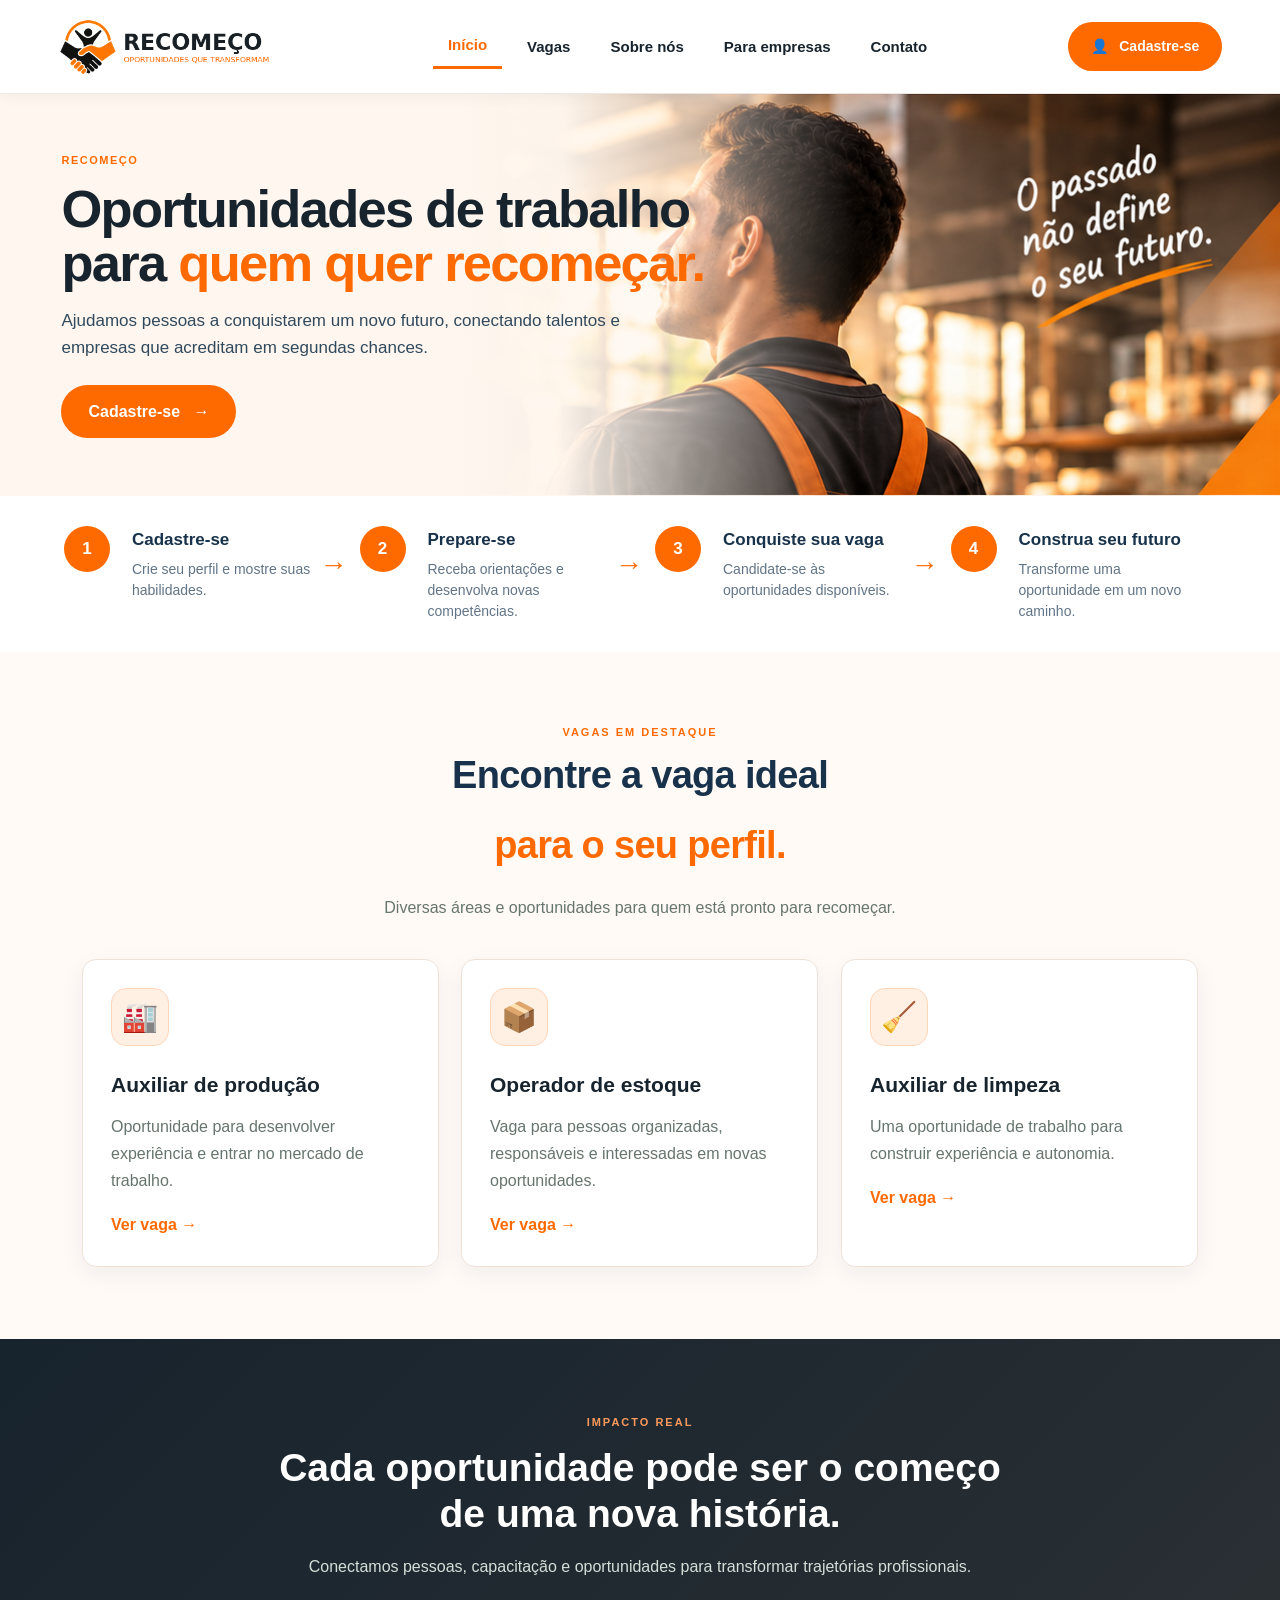
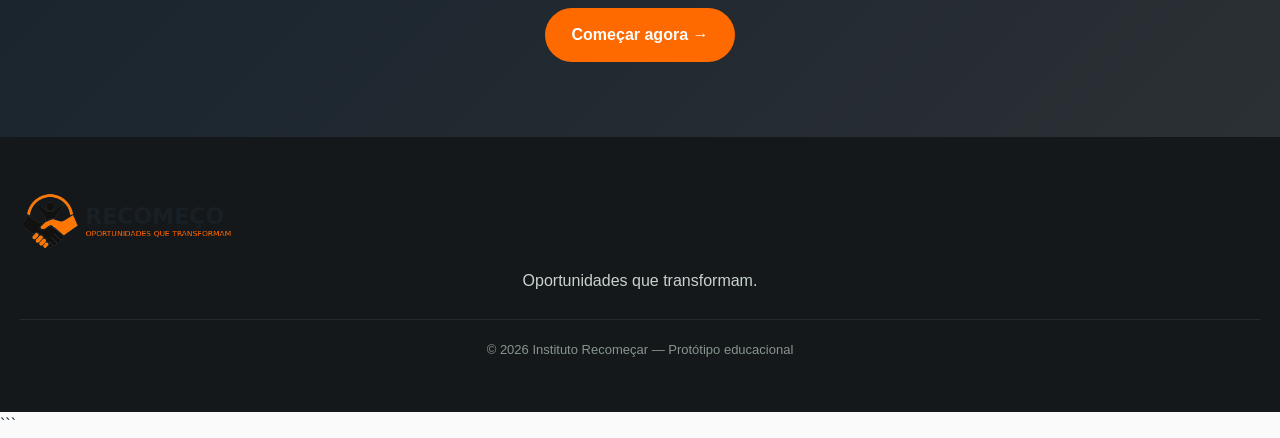
<file: index.html>
<!DOCTYPE html>
<html lang="pt-BR">
<head>
    <meta charset="UTF-8">
    <meta name="viewport" content="width=device-width, initial-scale=1.0">
    <title>Recomeço — Oportunidades que transformam</title>
    <link rel="stylesheet" href="style.css">
</head>
<body>

<header>
    <div class="logo">INSTITUTO <span>RECOMEÇAR</span></div>
    <nav>
        <a href="index.html">Início</a>
        <a href="vagas.html">Vagas</a>
        <a href="#sobre">Sobre nós</a>
        <a href="#empresas">Para empresas</a>
        <a href="#contato">Contato</a>
    </nav>
    <a href="login.html" class="botao-menu">👤 &nbsp; Cadastre-se</a>
</header>

<section class="hero">
    <div class="hero-texto">
        <p class="subtitulo">RECOMEÇO</p>
        <h1>Oportunidades de trabalho para <span>quem quer recomeçar.</span></h1>
        <p class="descricao">Ajudamos pessoas a conquistarem um novo futuro, conectando talentos e empresas que acreditam em segundas chances.</p>
        <div class="hero-botoes">
            <a href="cadastro.html" class="botao-principal">Cadastre-se &nbsp; →</a>
        </div>
    </div>
</section>

<section class="jornada">
    <div class="passos">
        <div class="passo"><div class="numero">1</div><h3>Cadastre-se</h3><p>Crie seu perfil e mostre suas habilidades.</p></div>
        <div class="passo"><div class="numero">2</div><h3>Prepare-se</h3><p>Receba orientações e desenvolva novas competências.</p></div>
        <div class="passo"><div class="numero">3</div><h3>Conquiste sua vaga</h3><p>Candidate-se às oportunidades disponíveis.</p></div>
        <div class="passo"><div class="numero">4</div><h3>Construa seu futuro</h3><p>Transforme uma oportunidade em um novo caminho.</p></div>
    </div>
</section>

<section class="sobre" id="sobre">
    <div class="titulo-secao">
        <p>VAGAS EM DESTAQUE</p>
        <h2>Encontre a vaga ideal <span style="color:#ff6a00;">para o seu perfil.</span></h2>
        <span>Diversas áreas e oportunidades para quem está pronto para recomeçar.</span>
    </div>
    <div class="cards">
        <div class="card"><div class="icone">🏭</div><h3>Auxiliar de produção</h3><p>Oportunidade para desenvolver experiência e entrar no mercado de trabalho.</p><a href="vagas.html">Ver vaga →</a></div>
        <div class="card"><div class="icone">📦</div><h3>Operador de estoque</h3><p>Vaga para pessoas organizadas, responsáveis e interessadas em novas oportunidades.</p><a href="vagas.html">Ver vaga →</a></div>
        <div class="card"><div class="icone">🧹</div><h3>Auxiliar de limpeza</h3><p>Uma oportunidade de trabalho para construir experiência e autonomia.</p><a href="vagas.html">Ver vaga →</a></div>
    </div>
</section>

<section class="chamada-final" id="empresas">
    <div>
        <p class="subtitulo">IMPACTO REAL</p>
        <h2>Cada oportunidade pode ser o começo de uma nova história.</h2>
        <p>Conectamos pessoas, capacitação e oportunidades para transformar trajetórias profissionais.</p>
        <a href="login.html" class="botao-principal">Começar agora →</a>
    </div>
</section>

<footer id="contato">
    <div class="logo">INSTITUTO <span>RECOMEÇAR</span></div>
    <p>Oportunidades que transformam.</p>
    <p class="copyright">© 2026 Instituto Recomeçar — Protótipo educacional</p>
</footer>

<script src="script.js"></script>
</body>
</html>
```
</file>
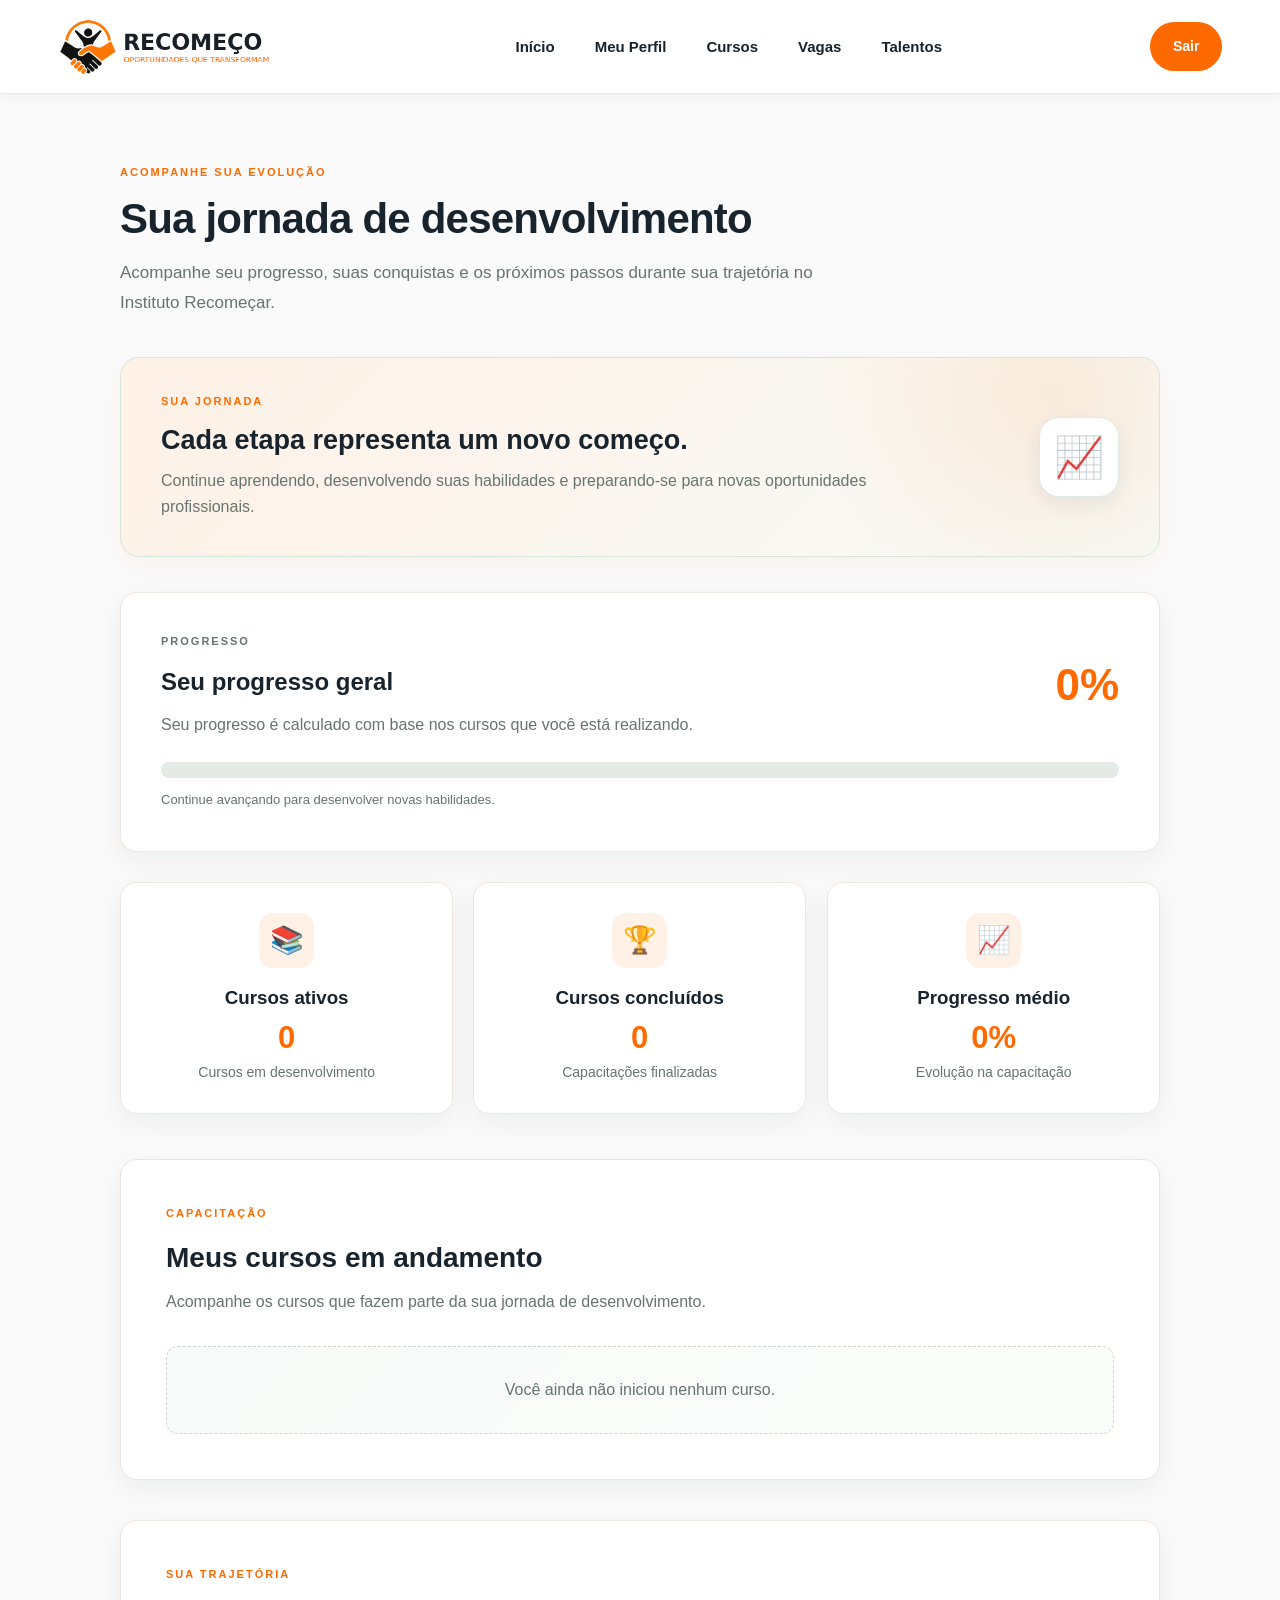
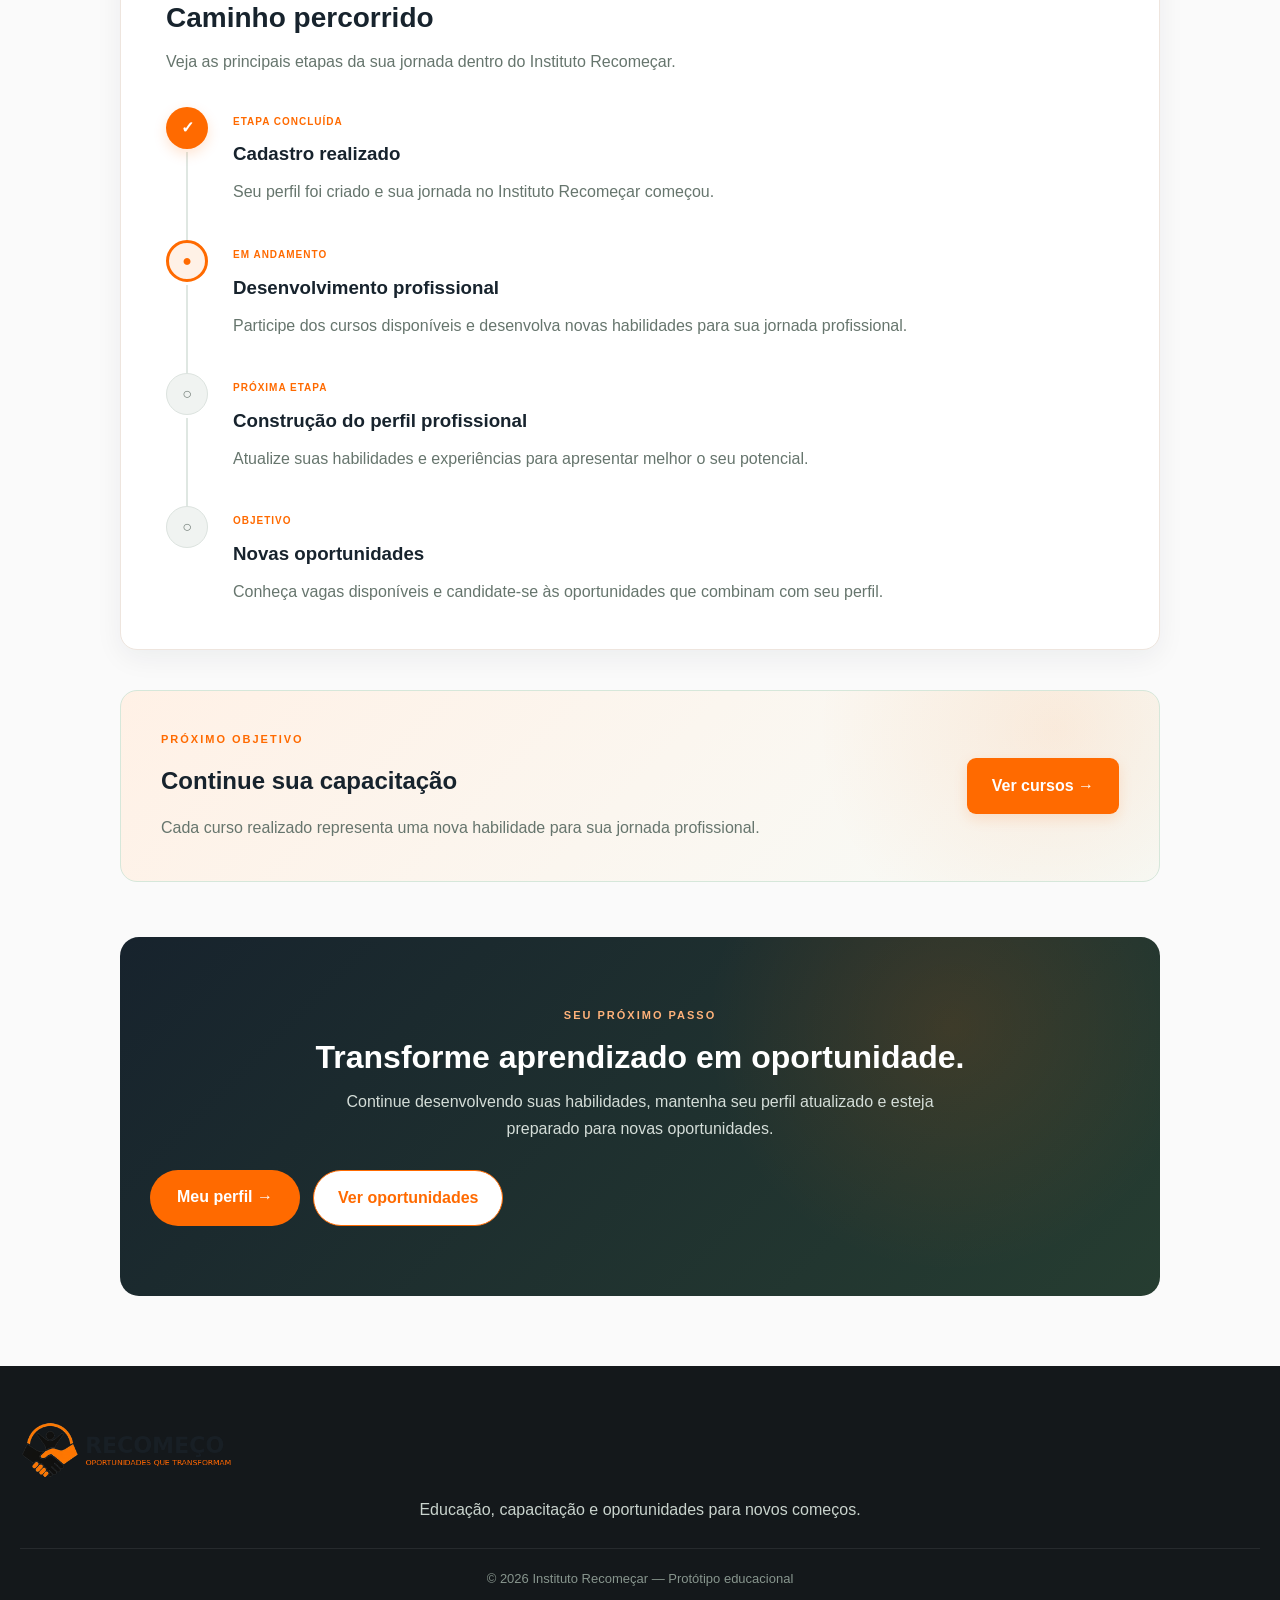
<file: acompanhamento.html>
<!DOCTYPE html>
<html lang="pt-BR">

<head>
    <meta charset="UTF-8">
    <meta name="viewport" content="width=device-width, initial-scale=1.0">

    <title>Acompanhamento - Instituto Recomeçar</title>

    <link rel="stylesheet" href="style.css">
</head>

<body>

    <!-- MENU -->
    <header>

        <div class="logo">
            INSTITUTO <span>RECOMEÇAR</span>
        </div>

        <nav>
            <a href="index.html">Início</a>
            <a href="perfil.html">Meu Perfil</a>
            <a href="cursos.html">Cursos</a>
            <a href="vagas.html">Vagas</a>
            <a href="talentos.html">Talentos</a>
        </nav>

        <a href="login.html" class="botao-menu">
            Sair
        </a>

    </header>


    <main class="pagina-acompanhamento">

        <!-- TOPO -->
        <section class="acompanhamento-topo">

            <p class="subtitulo">
                ACOMPANHE SUA EVOLUÇÃO
            </p>

            <h1>
                Sua jornada de desenvolvimento
            </h1>

            <p>
                Acompanhe seu progresso, suas conquistas e os próximos
                passos durante sua trajetória no Instituto Recomeçar.
            </p>

        </section>


        <!-- RESUMO -->
        <section class="acompanhamento-resumo">

            <div>

                <p class="subtitulo">
                    SUA JORNADA
                </p>

                <h2>
                    Cada etapa representa um novo começo.
                </h2>

                <p>
                    Continue aprendendo, desenvolvendo suas habilidades
                    e preparando-se para novas oportunidades profissionais.
                </p>

            </div>

            <div class="acompanhamento-icone">
                📈
            </div>

        </section>


        <!-- PROGRESSO GERAL -->
        <section class="acompanhamento-progresso">

            <div class="progresso-info">

                <div>

                    <p class="subtitulo">
                        PROGRESSO
                    </p>

                    <h2>
                        Seu progresso geral
                    </h2>

                    <p>
                        Seu progresso é calculado com base nos cursos
                        que você está realizando.
                    </p>

                </div>

                <div class="progresso-numero">
                    0%
                </div>

            </div>


            <div class="barra-grande">

                <div class="barra-grande-progresso"></div>

            </div>


            <p class="progresso-legenda">
                Continue avançando para desenvolver novas habilidades.
            </p>

        </section>


        <!-- INDICADORES -->
        <section class="indicadores">

            <div class="indicador-card">

                <div class="indicador-icone">
                    📚
                </div>

                <h3>
                    Cursos ativos
                </h3>

                <strong id="numero-cursos-ativos">
                    0
                </strong>

                <p>
                    Cursos em desenvolvimento
                </p>

            </div>


            <div class="indicador-card">

                <div class="indicador-icone">
                    🏆
                </div>

                <h3>
                    Cursos concluídos
                </h3>

                <strong id="numero-cursos-concluidos">
                    0
                </strong>

                <p>
                    Capacitações finalizadas
                </p>

            </div>


            <div class="indicador-card">

                <div class="indicador-icone">
                    📈
                </div>

                <h3>
                    Progresso médio
                </h3>

                <strong id="progresso-medio">
                    0%
                </strong>

                <p>
                    Evolução na capacitação
                </p>

            </div>

        </section>


        <!-- CURSOS EM ANDAMENTO -->
        <section class="linha-tempo-secao">

            <div class="titulo-acompanhamento">

                <p class="subtitulo">
                    CAPACITAÇÃO
                </p>

                <h2>
                    Meus cursos em andamento
                </h2>

                <p>
                    Acompanhe os cursos que fazem parte da sua jornada
                    de desenvolvimento.
                </p>

            </div>


            <div id="acompanhamento-cursos">

                <p class="mensagem-sem-cursos">
                    Você ainda não iniciou nenhum curso.
                </p>

            </div>

        </section>


        <!-- TRAJETÓRIA -->
        <section class="linha-tempo-secao">

            <div class="titulo-acompanhamento">

                <p class="subtitulo">
                    SUA TRAJETÓRIA
                </p>

                <h2>
                    Caminho percorrido
                </h2>

                <p>
                    Veja as principais etapas da sua jornada
                    dentro do Instituto Recomeçar.
                </p>

            </div>


            <div class="linha-tempo">


                <!-- ETAPA 1 -->
                <div class="evento concluido">

                    <div class="evento-ponto">
                        ✓
                    </div>

                    <div class="evento-conteudo">

                        <span>
                            ETAPA CONCLUÍDA
                        </span>

                        <h3>
                            Cadastro realizado
                        </h3>

                        <p>
                            Seu perfil foi criado e sua jornada no
                            Instituto Recomeçar começou.
                        </p>

                    </div>

                </div>


                <!-- ETAPA 2 -->
                <div class="evento atual">

                    <div class="evento-ponto">
                        ●
                    </div>

                    <div class="evento-conteudo">

                        <span>
                            EM ANDAMENTO
                        </span>

                        <h3>
                            Desenvolvimento profissional
                        </h3>

                        <p>
                            Participe dos cursos disponíveis e desenvolva
                            novas habilidades para sua jornada profissional.
                        </p>

                    </div>

                </div>


                <!-- ETAPA 3 -->
                <div class="evento futuro">

                    <div class="evento-ponto">
                        ○
                    </div>

                    <div class="evento-conteudo">

                        <span>
                            PRÓXIMA ETAPA
                        </span>

                        <h3>
                            Construção do perfil profissional
                        </h3>

                        <p>
                            Atualize suas habilidades e experiências
                            para apresentar melhor o seu potencial.
                        </p>

                    </div>

                </div>


                <!-- ETAPA 4 -->
                <div class="evento futuro">

                    <div class="evento-ponto">
                        ○
                    </div>

                    <div class="evento-conteudo">

                        <span>
                            OBJETIVO
                        </span>

                        <h3>
                            Novas oportunidades
                        </h3>

                        <p>
                            Conheça vagas disponíveis e candidate-se
                            às oportunidades que combinam com seu perfil.
                        </p>

                    </div>

                </div>

            </div>

        </section>


        <!-- PRÓXIMA META -->
        <section class="proxima-meta">

            <div>

                <p class="subtitulo">
                    PRÓXIMO OBJETIVO
                </p>

                <h2>
                    Continue sua capacitação
                </h2>

                <p>
                    Cada curso realizado representa uma nova habilidade
                    para sua jornada profissional.
                </p>

            </div>

            <a
                href="cursos.html"
                class="botao-meta"
            >
                Ver cursos →
            </a>

        </section>


        <!-- CHAMADA FINAL -->
        <section class="acompanhamento-final">

            <p class="subtitulo">
                SEU PRÓXIMO PASSO
            </p>

            <h2>
                Transforme aprendizado em oportunidade.
            </h2>

            <p>
                Continue desenvolvendo suas habilidades, mantenha
                seu perfil atualizado e esteja preparado para novas
                oportunidades.
            </p>

            <div class="hero-botoes">

                <a
                    href="perfil.html"
                    class="botao-principal"
                >
                    Meu perfil →
                </a>

                <a
                    href="vagas.html"
                    class="botao-secundario"
                >
                    Ver oportunidades
                </a>

            </div>

        </section>

    </main>


    <!-- RODAPÉ -->
    <footer>

        <div class="logo">
            INSTITUTO <span>RECOMEÇAR</span>
        </div>

        <p>
            Educação, capacitação e oportunidades
            para novos começos.
        </p>

        <p class="copyright">
            © 2026 Instituto Recomeçar —
            Protótipo educacional
        </p>

    </footer>


    <script src="script.js"></script>

</body>
</html>
</file>
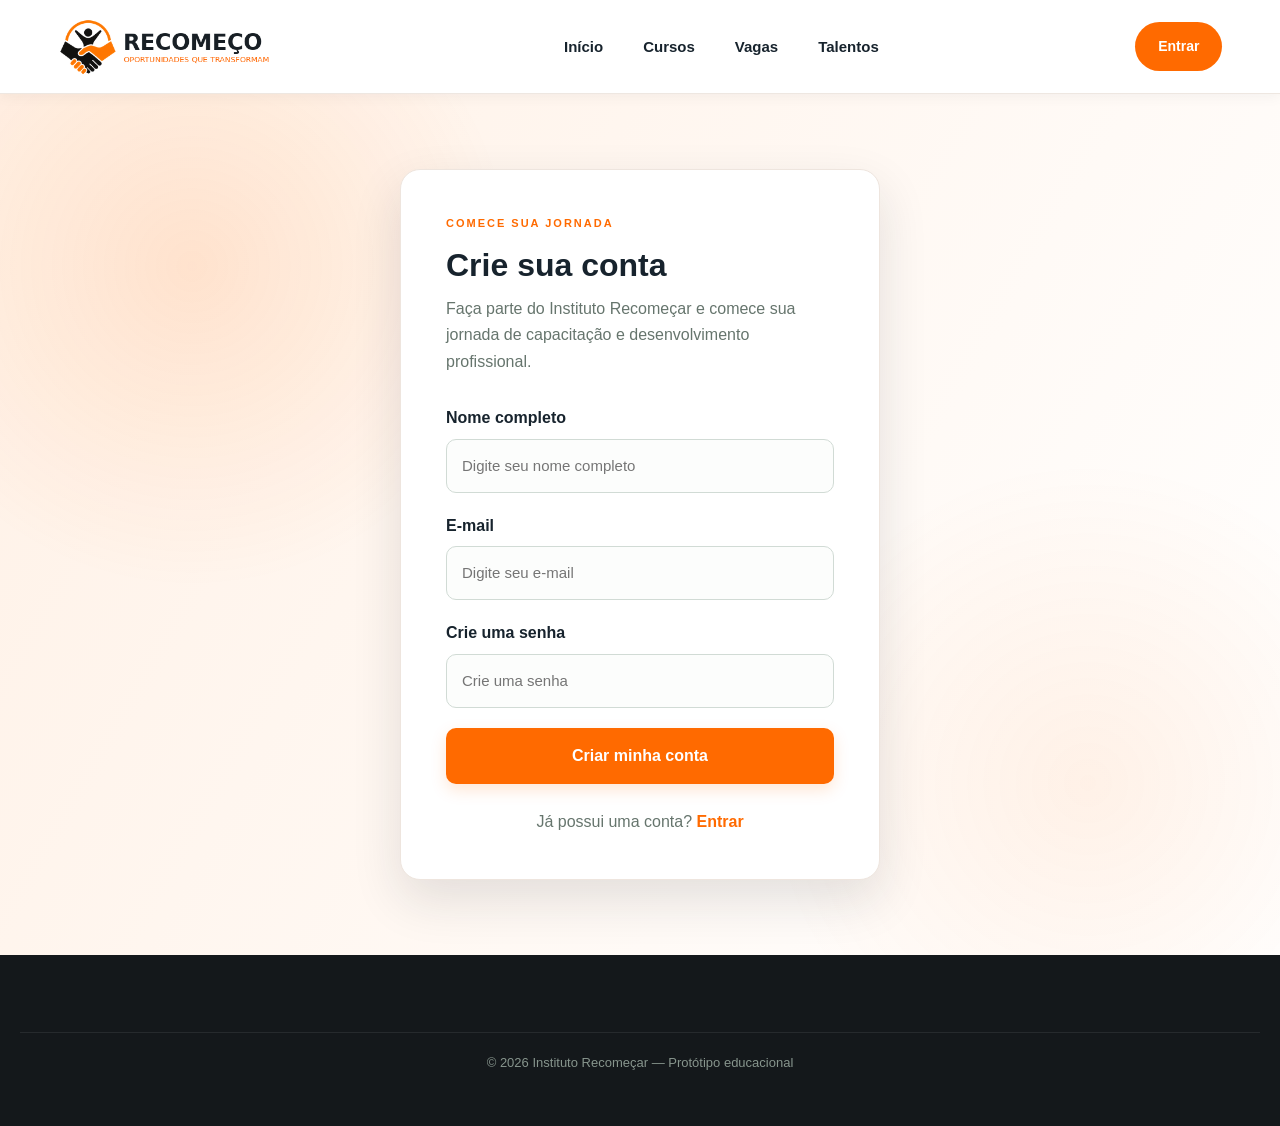
<file: cadastro.html>
<!DOCTYPE html>
<html lang="pt-BR">

<head>
    <meta charset="UTF-8">
    <meta name="viewport" content="width=device-width, initial-scale=1.0">

    <title>Cadastro - Instituto Recomeçar</title>

    <link rel="stylesheet" href="style.css">
</head>

<body>

    <!-- MENU -->
    <header>
        <div class="logo">
            INSTITUTO <span>RECOMEÇAR</span>
        </div>

        <nav>
            <a href="index.html">Início</a>
            <a href="cursos.html">Cursos</a>
            <a href="vagas.html">Vagas</a>
            <a href="talentos.html">Talentos</a>
        </nav>

        <a href="login.html" class="botao-menu">Entrar</a>
    </header>


    <!-- CADASTRO -->
    <main class="pagina-login">

        <section class="caixa-login">

            <p class="subtitulo">COMECE SUA JORNADA</p>

            <h1>Crie sua conta</h1>

            <p class="texto-login">
                Faça parte do Instituto Recomeçar e comece sua jornada
                de capacitação e desenvolvimento profissional.
            </p>

            <form id="formulario-cadastro">

                <label for="nome">Nome completo</label>

                <input
                    type="text"
                    id="nome"
                    placeholder="Digite seu nome completo"
                >


                <label for="email-cadastro">E-mail</label>

                <input
                    type="email"
                    id="email-cadastro"
                    placeholder="Digite seu e-mail"
                >


                <label for="senha-cadastro">Crie uma senha</label>

                <input
                    type="password"
                    id="senha-cadastro"
                    placeholder="Crie uma senha"
                >


                <button type="submit" class="botao-login">
                    Criar minha conta
                </button>

            </form>


            <p class="cadastro-texto">
                Já possui uma conta?
                <a href="login.html">Entrar</a>
            </p>

        </section>

    </main>


    <footer>
        <p class="copyright">
            © 2026 Instituto Recomeçar — Protótipo educacional
        </p>
    </footer>


    <script src="script.js"></script>

</body>
</html>
</file>
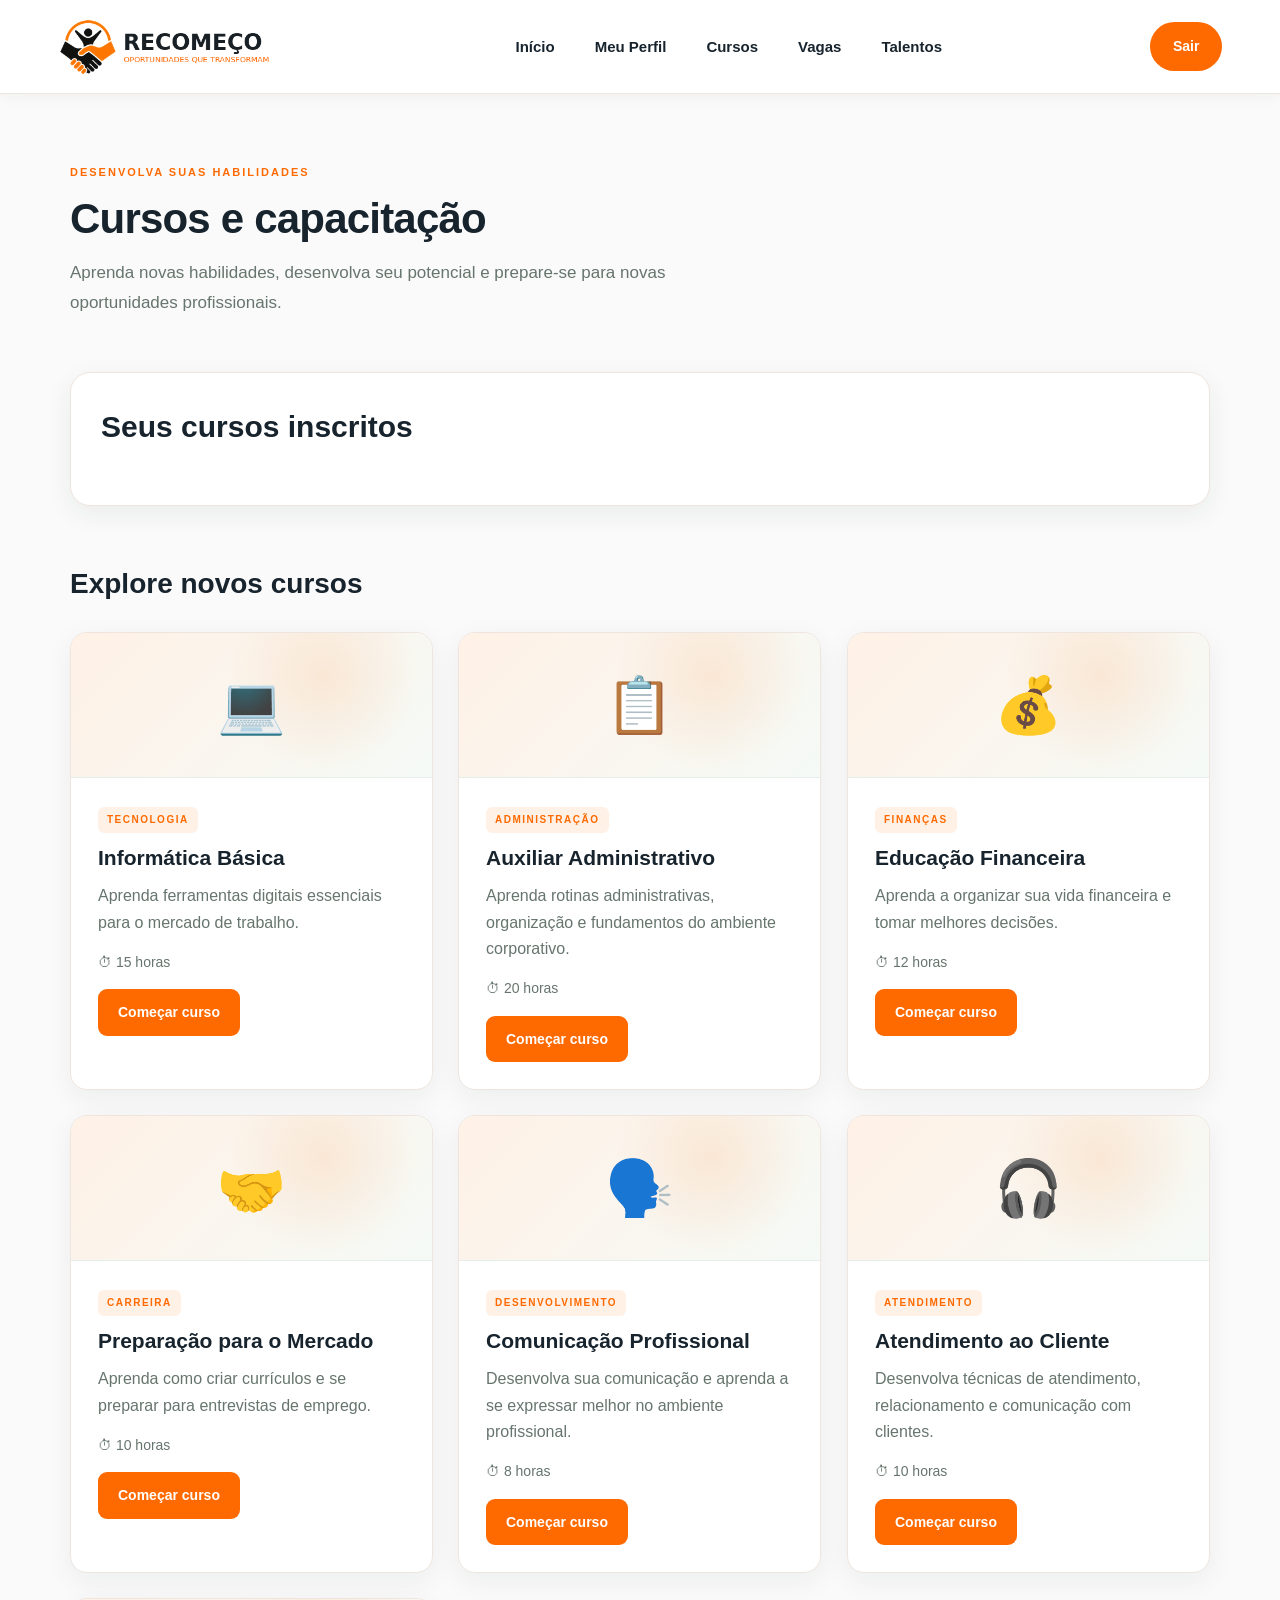
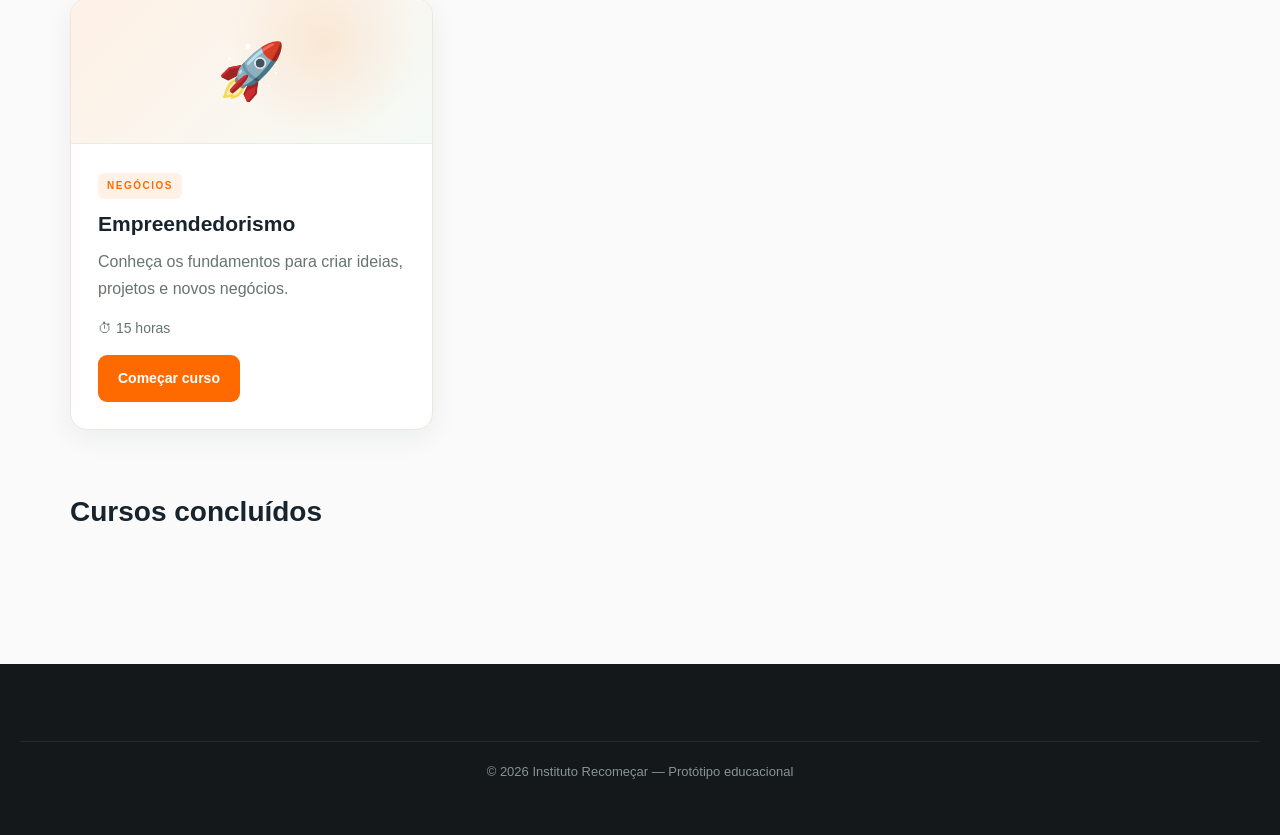
<file: cursos - Copia.html>
<!DOCTYPE html>
<html lang="pt-BR">

<head>
    <meta charset="UTF-8">
    <meta name="viewport" content="width=device-width, initial-scale=1.0">
    <title>Cursos - Instituto Recomeçar</title>
    <link rel="stylesheet" href="style.css">
</head>

<body>

    <header>
        <div class="logo">
            INSTITUTO <span>RECOMEÇAR</span>
        </div>

        <nav>
            <a href="index.html">Início</a>
            <a href="perfil.html">Meu Perfil</a>
            <a href="cursos.html">Cursos</a>
            <a href="vagas.html">Vagas</a>
            <a href="talentos.html">Talentos</a>
        </nav>

        <a href="login.html" class="botao-menu">Sair</a>
    </header>

    <main class="pagina-cursos">

        <section class="cursos-topo">
            <p class="subtitulo">DESENVOLVA SUAS HABILIDADES</p>
            <h1>Cursos e capacitação</h1>
            <p>
                Aprenda novas habilidades, desenvolva seu potencial
                e prepare-se para novas oportunidades profissionais.
            </p>
        </section>

        <!-- ÁREA DO QUIZ -->
        <section class="secao-cursos" id="area-quiz" hidden>
            <div class="quiz-cabecalho">
                <span class="categoria" id="quiz-categoria"></span>
                <h2 id="quiz-titulo"></h2>
                <p id="quiz-instrucao">
                    Responda às 3 perguntas corretamente para avançar 20%.
                </p>
            </div>

            <div class="curso-progresso">
                <div class="curso-barra">
                    <div
                        class="curso-progresso-atual"
                        id="quiz-barra-progresso"
                        style="width: 0%">
                    </div>
                </div>
                <span id="quiz-texto-progresso">0%</span>
            </div>

            <p id="quiz-etapa"></p>

            <form id="formulario-quiz">
                <div id="quiz-perguntas"></div>

                <p id="quiz-mensagem" role="status"></p>

                <button class="botao-curso" type="submit">
                    Conferir respostas
                </button>

                <button
                    class="botao-cancelar-curso"
                    type="button"
                    id="botao-sair-quiz">
                    Voltar aos cursos
                </button>
            </form>
        </section>

        <!-- CURSOS EM ANDAMENTO -->
        <section class="secao-cursos cursos-inscritos">
            <h2>Seus cursos inscritos</h2>

            <div class="grade-cursos" id="cursos-em-andamento">
                <p class="mensagem-sem-cursos">
                    Você ainda não iniciou nenhum curso.
                    Explore os cursos disponíveis abaixo!
                </p>
            </div>
        </section>

        <!-- TODOS OS CURSOS -->
        <section class="secao-cursos">
            <h2>Explore novos cursos</h2>

            <div class="grade-cursos">

                <div class="curso-card">
                    <div class="curso-imagem">💻</div>
                    <div class="curso-conteudo">
                        <span class="categoria">TECNOLOGIA</span>
                        <h3>Informática Básica</h3>
                        <p>
                            Aprenda ferramentas digitais essenciais
                            para o mercado de trabalho.
                        </p>
                        <p class="duracao">⏱ 15 horas</p>
                        <button class="botao-curso" data-curso="informatica">
                            Começar curso
                        </button>
                    </div>
                </div>

                <div class="curso-card">
                    <div class="curso-imagem">📋</div>
                    <div class="curso-conteudo">
                        <span class="categoria">ADMINISTRAÇÃO</span>
                        <h3>Auxiliar Administrativo</h3>
                        <p>
                            Aprenda rotinas administrativas, organização
                            e fundamentos do ambiente corporativo.
                        </p>
                        <p class="duracao">⏱ 20 horas</p>
                        <button class="botao-curso" data-curso="administrativo">
                            Começar curso
                        </button>
                    </div>
                </div>

                <div class="curso-card">
                    <div class="curso-imagem">💰</div>
                    <div class="curso-conteudo">
                        <span class="categoria">FINANÇAS</span>
                        <h3>Educação Financeira</h3>
                        <p>
                            Aprenda a organizar sua vida financeira
                            e tomar melhores decisões.
                        </p>
                        <p class="duracao">⏱ 12 horas</p>
                        <button class="botao-curso" data-curso="financeira">
                            Começar curso
                        </button>
                    </div>
                </div>

                <div class="curso-card">
                    <div class="curso-imagem">🤝</div>
                    <div class="curso-conteudo">
                        <span class="categoria">CARREIRA</span>
                        <h3>Preparação para o Mercado</h3>
                        <p>
                            Aprenda como criar currículos e se preparar
                            para entrevistas de emprego.
                        </p>
                        <p class="duracao">⏱ 10 horas</p>
                        <button class="botao-curso" data-curso="mercado">
                            Começar curso
                        </button>
                    </div>
                </div>

                <div class="curso-card">
                    <div class="curso-imagem">🗣️</div>
                    <div class="curso-conteudo">
                        <span class="categoria">DESENVOLVIMENTO</span>
                        <h3>Comunicação Profissional</h3>
                        <p>
                            Desenvolva sua comunicação e aprenda a se
                            expressar melhor no ambiente profissional.
                        </p>
                        <p class="duracao">⏱ 8 horas</p>
                        <button class="botao-curso" data-curso="comunicacao">
                            Começar curso
                        </button>
                    </div>
                </div>

                <div class="curso-card">
                    <div class="curso-imagem">🎧</div>
                    <div class="curso-conteudo">
                        <span class="categoria">ATENDIMENTO</span>
                        <h3>Atendimento ao Cliente</h3>
                        <p>
                            Desenvolva técnicas de atendimento,
                            relacionamento e comunicação com clientes.
                        </p>
                        <p class="duracao">⏱ 10 horas</p>
                        <button class="botao-curso" data-curso="atendimento">
                            Começar curso
                        </button>
                    </div>
                </div>

                <div class="curso-card">
                    <div class="curso-imagem">🚀</div>
                    <div class="curso-conteudo">
                        <span class="categoria">NEGÓCIOS</span>
                        <h3>Empreendedorismo</h3>
                        <p>
                            Conheça os fundamentos para criar ideias,
                            projetos e novos negócios.
                        </p>
                        <p class="duracao">⏱ 15 horas</p>
                        <button class="botao-curso" data-curso="empreendedorismo">
                            Começar curso
                        </button>
                    </div>
                </div>

            </div>
        </section>

        <!-- CURSOS CONCLUÍDOS -->
        <section class="secao-cursos">
            <h2>Cursos concluídos</h2>

            <div id="cursos-concluidos">
                <p class="mensagem-sem-cursos">
                    Você ainda não concluiu nenhum curso.
                </p>
            </div>
        </section>

    </main>

    <footer>
        <p class="copyright">
            © 2026 Instituto Recomeçar — Protótipo educacional
        </p>
    </footer>

    <script src="script.js"></script>

</body>
</html>
</file>
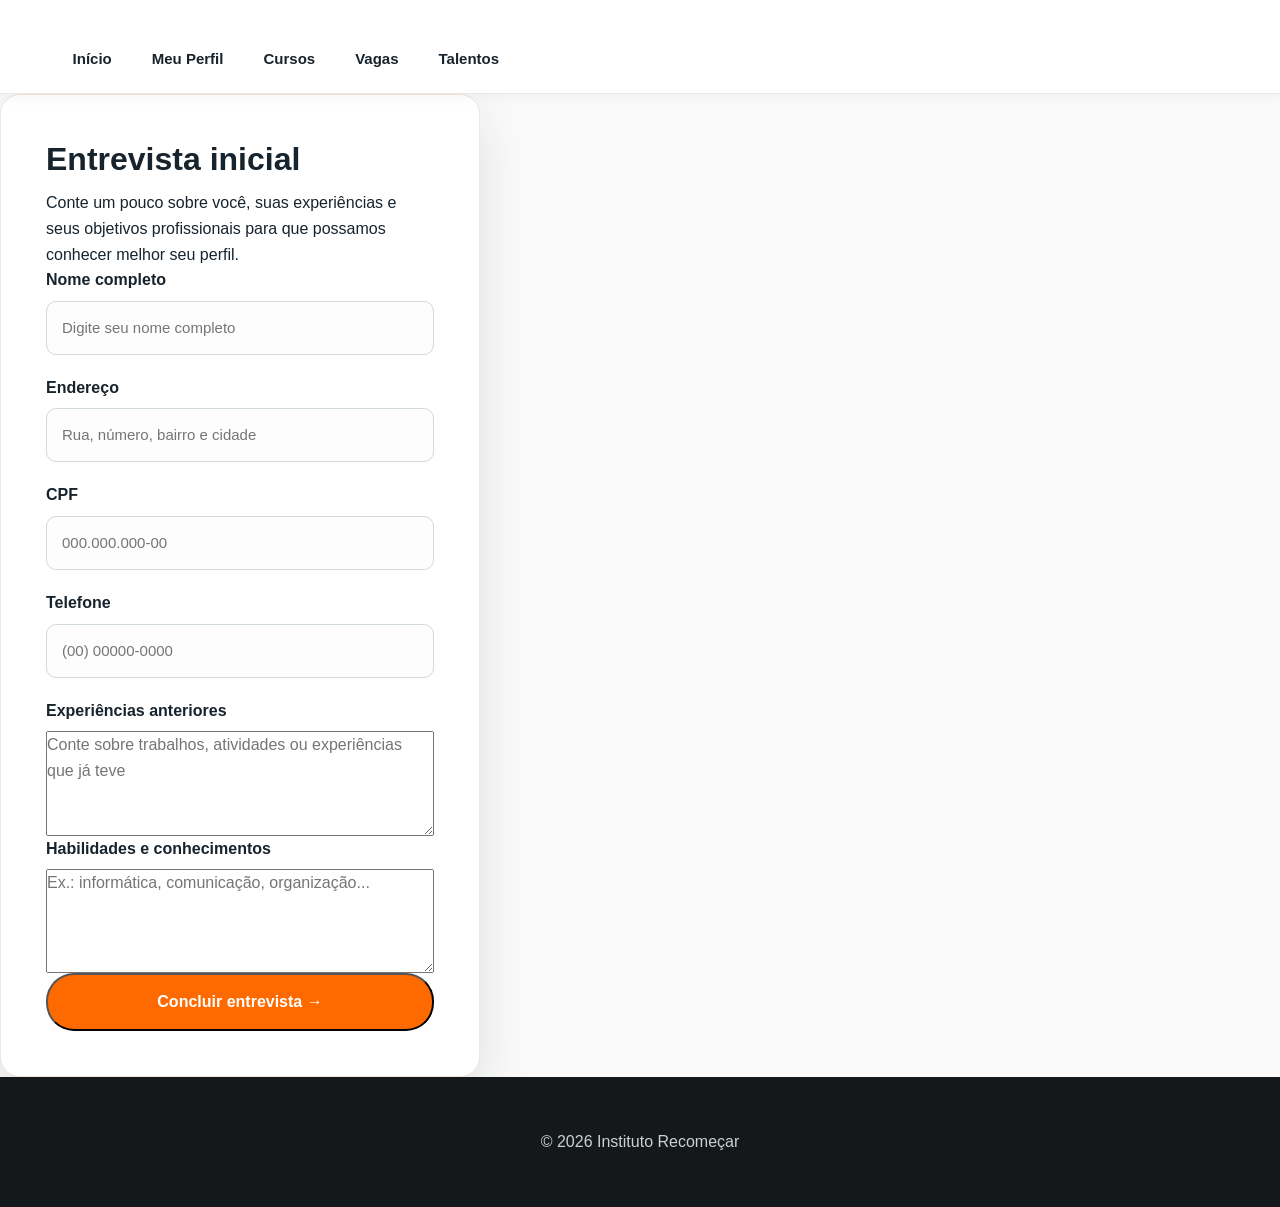
<file: entrevista.html>
<!DOCTYPE html>
<html lang="pt-BR">
<head>
    <meta charset="UTF-8">
    <meta name="viewport" content="width=device-width, initial-scale=1.0">
    <title>Entrevista - Instituto Recomeçar</title>
    <link rel="stylesheet" href="style.css">
</head>
<body>

<header>
    <div class="container">
        <a href="index.html" class="logo">
            INSTITUTO <span>RECOMEÇAR</span>
        </a>

        <nav>
            <a href="index.html">Início</a>
            <a href="perfil.html">Meu Perfil</a>
            <a href="cursos.html">Cursos</a>
            <a href="vagas.html">Vagas</a>
            <a href="talentos.html">Talentos</a>
        </nav>
    </div>
</header>

<main class="container">
    <section class="caixa-login">
        <h1>Entrevista inicial</h1>

        <p>
            Conte um pouco sobre você, suas experiências e seus objetivos
            profissionais para que possamos conhecer melhor seu perfil.
        </p>

        <form id="formulario-entrevista">

            <label for="entrevista-nome">Nome completo</label>
            <input
                type="text"
                id="entrevista-nome"
                required
                placeholder="Digite seu nome completo"
            >

            <label for="entrevista-endereco">Endereço</label>
            <input
                type="text"
                id="entrevista-endereco"
                required
                placeholder="Rua, número, bairro e cidade"
            >

            <label for="entrevista-cpf">CPF</label>
            <input
                type="text"
                id="entrevista-cpf"
                required
                placeholder="000.000.000-00"
                maxlength="14"
            >

            <label for="entrevista-telefone">Telefone</label>
            <input
                type="tel"
                id="entrevista-telefone"
                required
                placeholder="(00) 00000-0000"
            >

            <label for="entrevista-experiencia">
                Experiências anteriores
            </label>
            <textarea
                id="entrevista-experiencia"
                rows="4"
                placeholder="Conte sobre trabalhos, atividades ou experiências que já teve"
            ></textarea>

            <label for="entrevista-habilidades">
                Habilidades e conhecimentos
            </label>
            <textarea
                id="entrevista-habilidades"
                rows="4"
                required
                placeholder="Ex.: informática, comunicação, organização..."
            ></textarea>

            <button type="submit" class="botao-principal">
                Concluir entrevista →
            </button>
        </form>
    </section>
</main>

<footer>
    <p>© 2026 Instituto Recomeçar</p>
</footer>

<script src="script.js"></script>
</body>
</html>
</file>
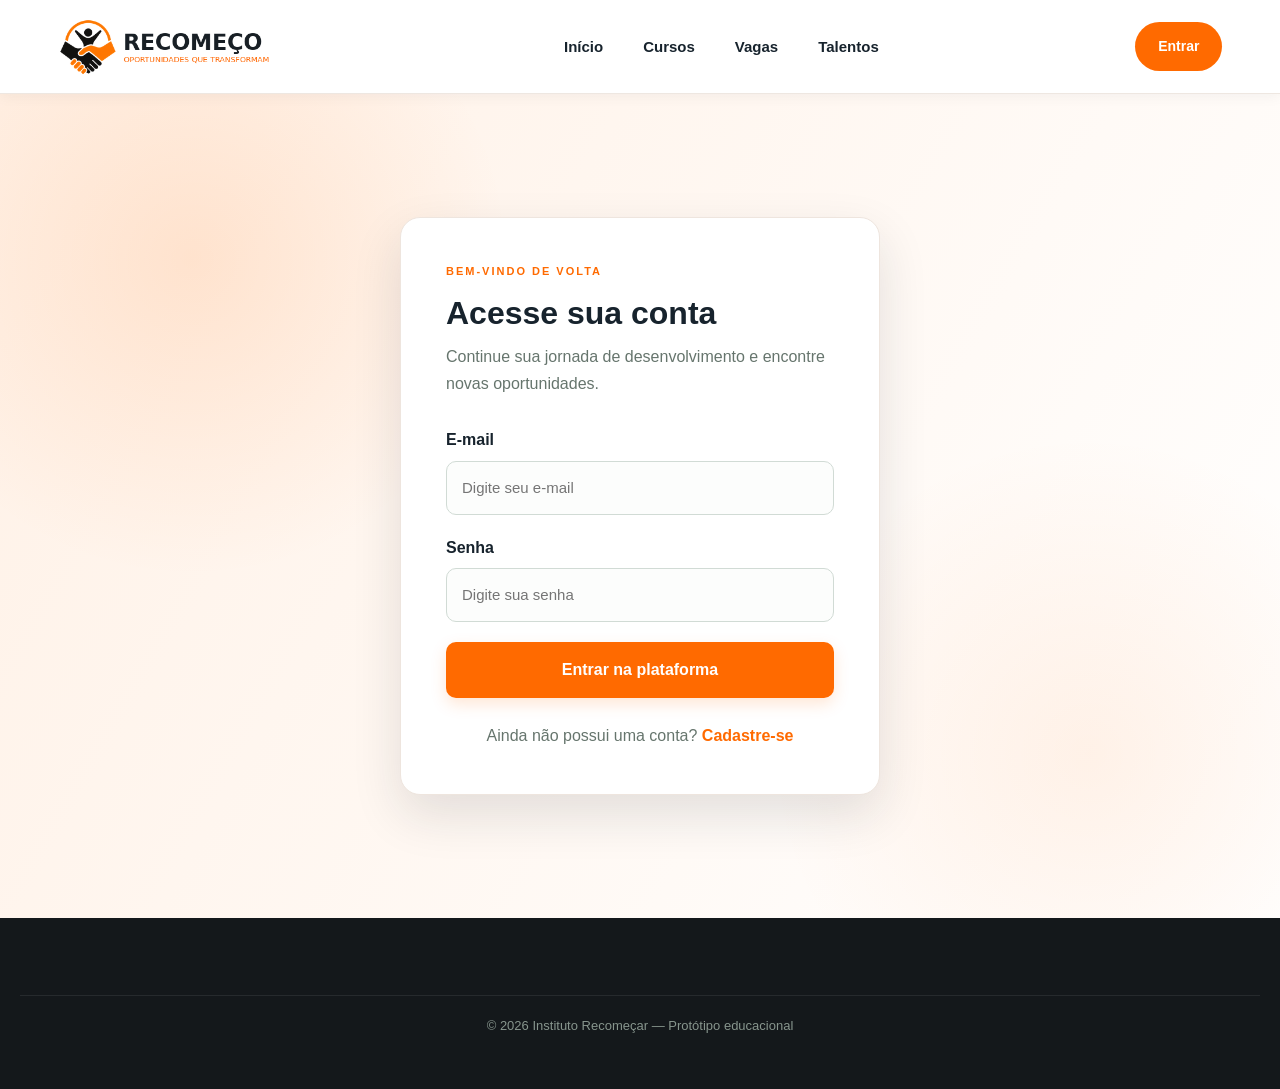
<file: login.html>
<!DOCTYPE html>

<html lang="pt-BR">

<head>
    <meta charset="UTF-8">
    <meta name="viewport" content="width=device-width, initial-scale=1.0">

    <title>Entrar - Instituto Recomeçar</title>

    <link rel="stylesheet" href="style.css">
</head>

<body>

    <!-- MENU -->
    <header>
        <div class="logo">
            INSTITUTO <span>RECOMEÇAR</span>
        </div>

        <nav>
            <a href="index.html">Início</a>
            <a href="cursos.html">Cursos</a>
            <a href="vagas.html">Vagas</a>
            <a href="talentos.html">Talentos</a>
        </nav>

        <a href="login.html" class="botao-menu">Entrar</a>
    </header>


    <!-- LOGIN -->
    <main class="pagina-login">

        <section class="caixa-login">

            <p class="subtitulo">BEM-VINDO DE VOLTA</p>

            <h1>Acesse sua conta</h1>

            <p class="texto-login">
                Continue sua jornada de desenvolvimento e encontre
                novas oportunidades.
            </p>

            <form>

                <label for="email">E-mail</label>

                <input
                    type="email"
                    id="email"
                    placeholder="Digite seu e-mail"
                    required
                >

                <label for="senha">Senha</label>

                <input
                    type="password"
                    id="senha"
                    placeholder="Digite sua senha"
                    required
                >

                <button type="submit" class="botao-login">
                    Entrar na plataforma
                </button>

            </form>

            <p class="cadastro-texto">
                Ainda não possui uma conta?
                <a href="cadastro.html">Cadastre-se</a>
            </p>

        </section>

    </main>


    <footer>
        <p class="copyright">
            © 2026 Instituto Recomeçar — Protótipo educacional
        </p>
    </footer>


    <script src="script.js"></script>

</body>

</html>
</file>
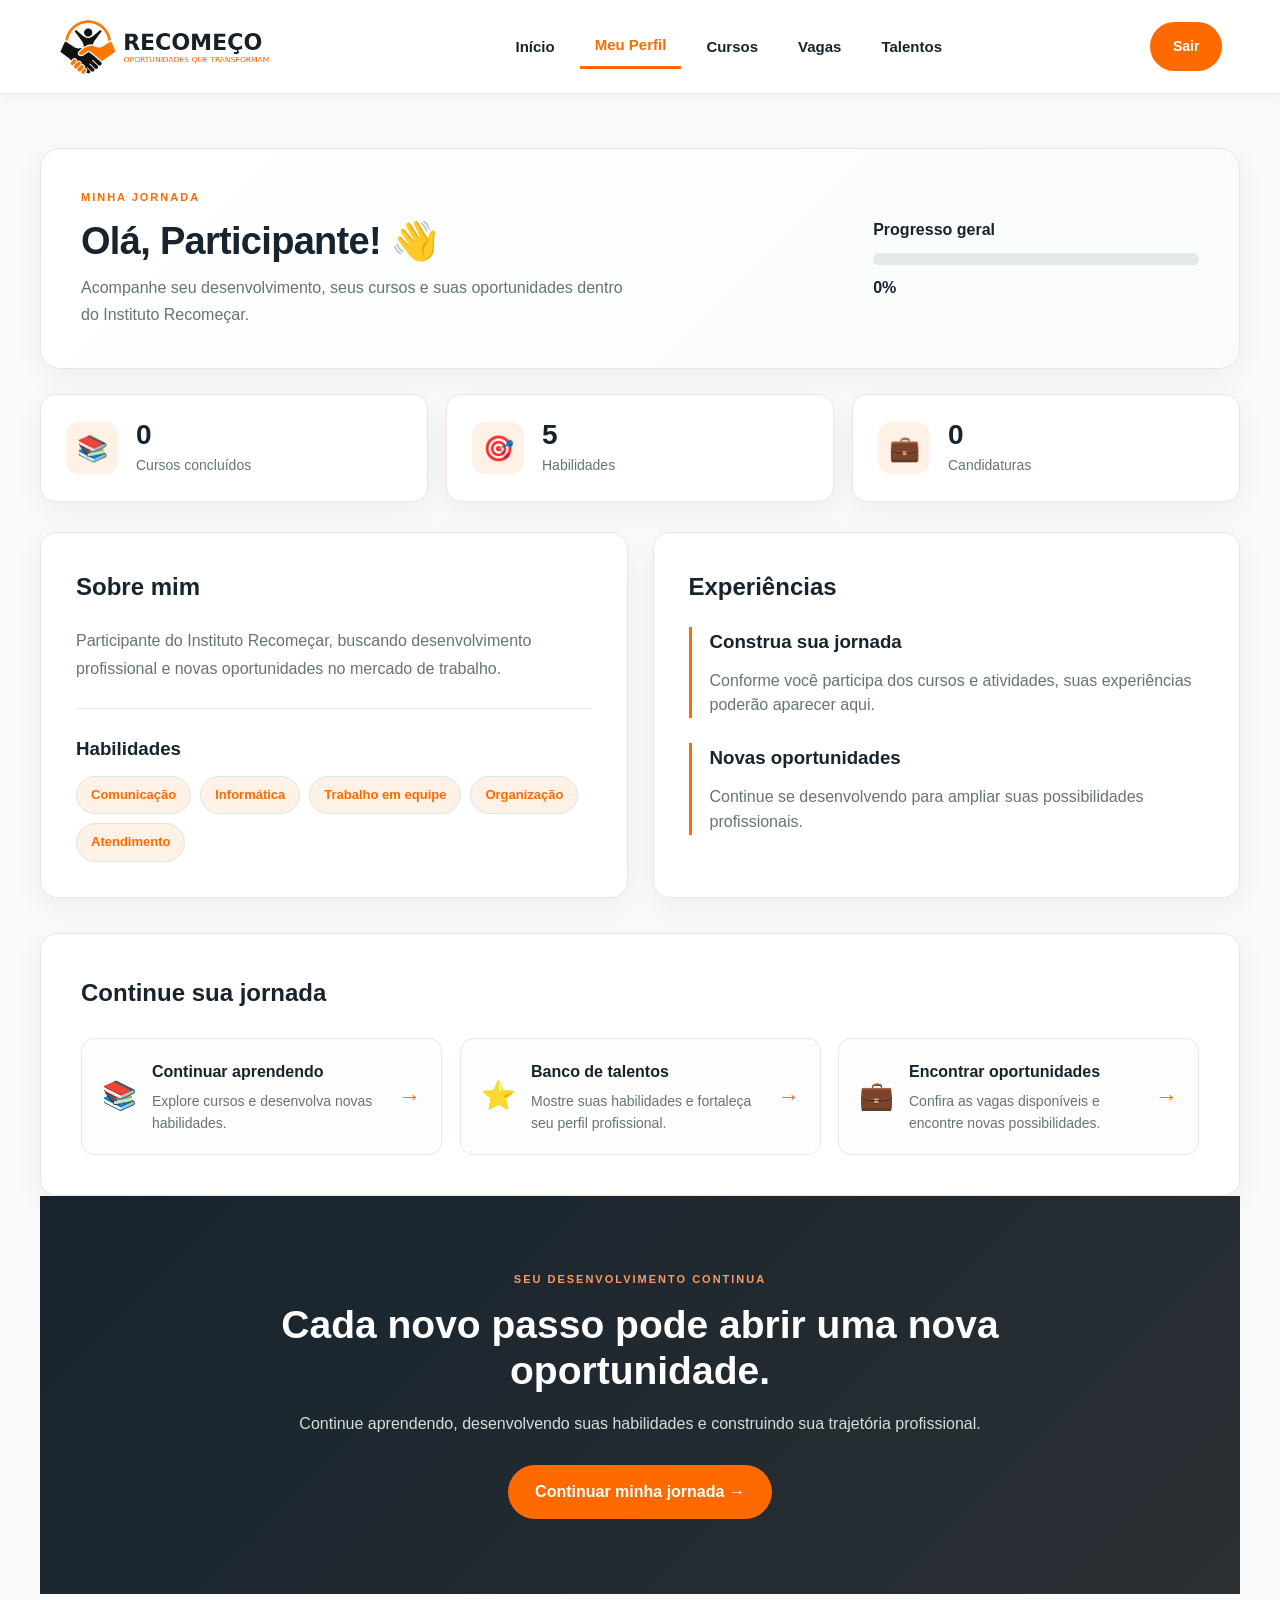
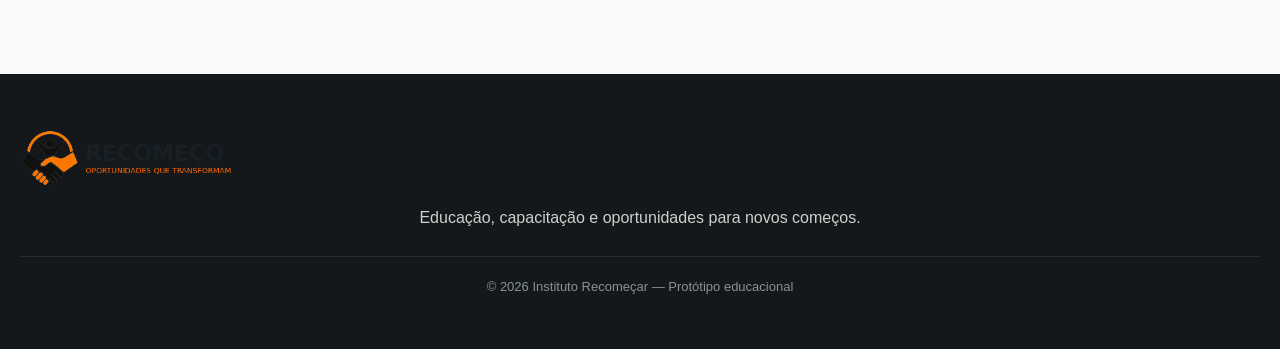
<file: perfil.html>
<!DOCTYPE html>
<html lang="pt-BR">

<head>

    <meta charset="UTF-8">

    <meta name="viewport" content="width=device-width, initial-scale=1.0">

    <title>Meu Perfil - Instituto Recomeçar</title>

    <link rel="stylesheet" href="style.css">

</head>


<body>


    <!-- ==========================================
         MENU
    ========================================== -->

    <header>

        <div class="logo">
            INSTITUTO <span>RECOMEÇAR</span>
        </div>


        <nav>

            <a href="index.html">
                Início
            </a>

            <a href="perfil.html">
                Meu Perfil
            </a>

            <a href="cursos.html">
                Cursos
            </a>

            <a href="vagas.html">
                Vagas
            </a>

            <a href="talentos.html">
                Talentos
            </a>

        </nav>


        <a href="login.html" class="botao-menu">
            Sair
        </a>

    </header>



    <!-- ==========================================
         CONTEÚDO PRINCIPAL
    ========================================== -->

    <main class="pagina-perfil">


        <!-- ==========================================
             TOPO DO PERFIL
        ========================================== -->

        <section class="perfil-topo">


            <div>

                <p class="subtitulo">
                    MINHA JORNADA
                </p>


                <h1>
                    Olá,
                    <span id="nome-usuario">
                        Participante
                    </span>!
                    👋
                </h1>


                <p>
                    Acompanhe seu desenvolvimento,
                    seus cursos e suas oportunidades
                    dentro do Instituto Recomeçar.
                </p>

            </div>



            <!-- PROGRESSO GERAL -->

            <div class="progresso-geral">

                <p>
                    Progresso geral
                </p>


                <div class="barra">

                    <div class="progresso"></div>

                </div>


                <strong id="progresso-perfil">
                    0%
                </strong>

            </div>

        </section>



        <!-- ==========================================
             ESTATÍSTICAS
        ========================================== -->

        <section class="estatisticas">


            <div class="estatistica">

                <div class="estatistica-icone">
                    📚
                </div>


                <div>

                    <strong>
                        0
                    </strong>

                    <p>
                        Cursos concluídos
                    </p>

                </div>

            </div>



            <div class="estatistica">

                <div class="estatistica-icone">
                    🎯
                </div>


                <div>

                    <strong>
                        5
                    </strong>

                    <p>
                        Habilidades
                    </p>

                </div>

            </div>



            <div class="estatistica">

                <div class="estatistica-icone">
                    💼
                </div>


                <div>

                    <strong>
                        0
                    </strong>

                    <p>
                        Candidaturas
                    </p>

                </div>

            </div>


        </section>



        <!-- ==========================================
             INFORMAÇÕES DO PERFIL
        ========================================== -->

        <section class="perfil-conteudo">


            <!-- SOBRE MIM -->

            <div class="perfil-card">


                <h2>
                    Sobre mim
                </h2>


                <p>
                    Participante do Instituto Recomeçar,
                    buscando desenvolvimento profissional
                    e novas oportunidades no mercado
                    de trabalho.
                </p>


                <hr>


                <h3>
                    Habilidades
                </h3>


                <div class="habilidades">


                    <span>
                        Comunicação
                    </span>


                    <span>
                        Informática
                    </span>


                    <span>
                        Trabalho em equipe
                    </span>


                    <span>
                        Organização
                    </span>


                    <span>
                        Atendimento
                    </span>


                </div>


            </div>



            <!-- EXPERIÊNCIAS -->

            <div class="perfil-card">


                <h2>
                    Experiências
                </h2>


                <div class="experiencia">

                    <h3>
                        Construa sua jornada
                    </h3>

                    <p>
                        Conforme você participa dos cursos
                        e atividades, suas experiências
                        poderão aparecer aqui.
                    </p>

                </div>


                <div class="experiencia">

                    <h3>
                        Novas oportunidades
                    </h3>

                    <p>
                        Continue se desenvolvendo para
                        ampliar suas possibilidades
                        profissionais.
                    </p>

                </div>


            </div>


        </section>



        <!-- ==========================================
             ÁREA DE DESENVOLVIMENTO
        ========================================== -->

        <section class="proximos-passos">


            <h2>
                Continue sua jornada
            </h2>


            <div class="lista-passos">


                <!-- CURSOS -->

                <a
                    href="cursos.html"
                    class="passo-card"
                >

                    <div class="passo-icone">
                        📚
                    </div>


                    <div>

                        <h3>
                            Continuar aprendendo
                        </h3>

                        <p>
                            Explore cursos e desenvolva
                            novas habilidades.
                        </p>

                    </div>


                    <span>
                        →
                    </span>

                </a>



                <!-- TALENTOS -->

                <a
                    href="talentos.html"
                    class="passo-card"
                >

                    <div class="passo-icone">
                        ⭐
                    </div>


                    <div>

                        <h3>
                            Banco de talentos
                        </h3>

                        <p>
                            Mostre suas habilidades e
                            fortaleça seu perfil profissional.
                        </p>

                    </div>


                    <span>
                        →
                    </span>

                </a>



                <!-- VAGAS -->

                <a
                    href="vagas.html"
                    class="passo-card"
                >

                    <div class="passo-icone">
                        💼
                    </div>


                    <div>

                        <h3>
                            Encontrar oportunidades
                        </h3>

                        <p>
                            Confira as vagas disponíveis
                            e encontre novas possibilidades.
                        </p>

                    </div>


                    <span>
                        →
                    </span>

                </a>


            </div>


        </section>



        <!-- ==========================================
             CHAMADA FINAL
        ========================================== -->

        <section class="chamada-final">


            <div>

                <p class="subtitulo">
                    SEU DESENVOLVIMENTO CONTINUA
                </p>


                <h2>
                    Cada novo passo pode abrir
                    uma nova oportunidade.
                </h2>


                <p>
                    Continue aprendendo, desenvolvendo
                    suas habilidades e construindo
                    sua trajetória profissional.
                </p>


                <a
                    href="cursos.html"
                    class="botao-principal"
                >
                    Continuar minha jornada →
                </a>

            </div>


        </section>


    </main>



    <!-- ==========================================
         RODAPÉ
    ========================================== -->

    <footer>

        <div class="logo">
            INSTITUTO <span>RECOMEÇAR</span>
        </div>


        <p>
            Educação, capacitação e oportunidades
            para novos começos.
        </p>


        <p class="copyright">
            © 2026 Instituto Recomeçar —
            Protótipo educacional
        </p>

    </footer>



    <!-- SCRIPT -->

    <script src="script.js"></script>


</body>

</html>
</file>
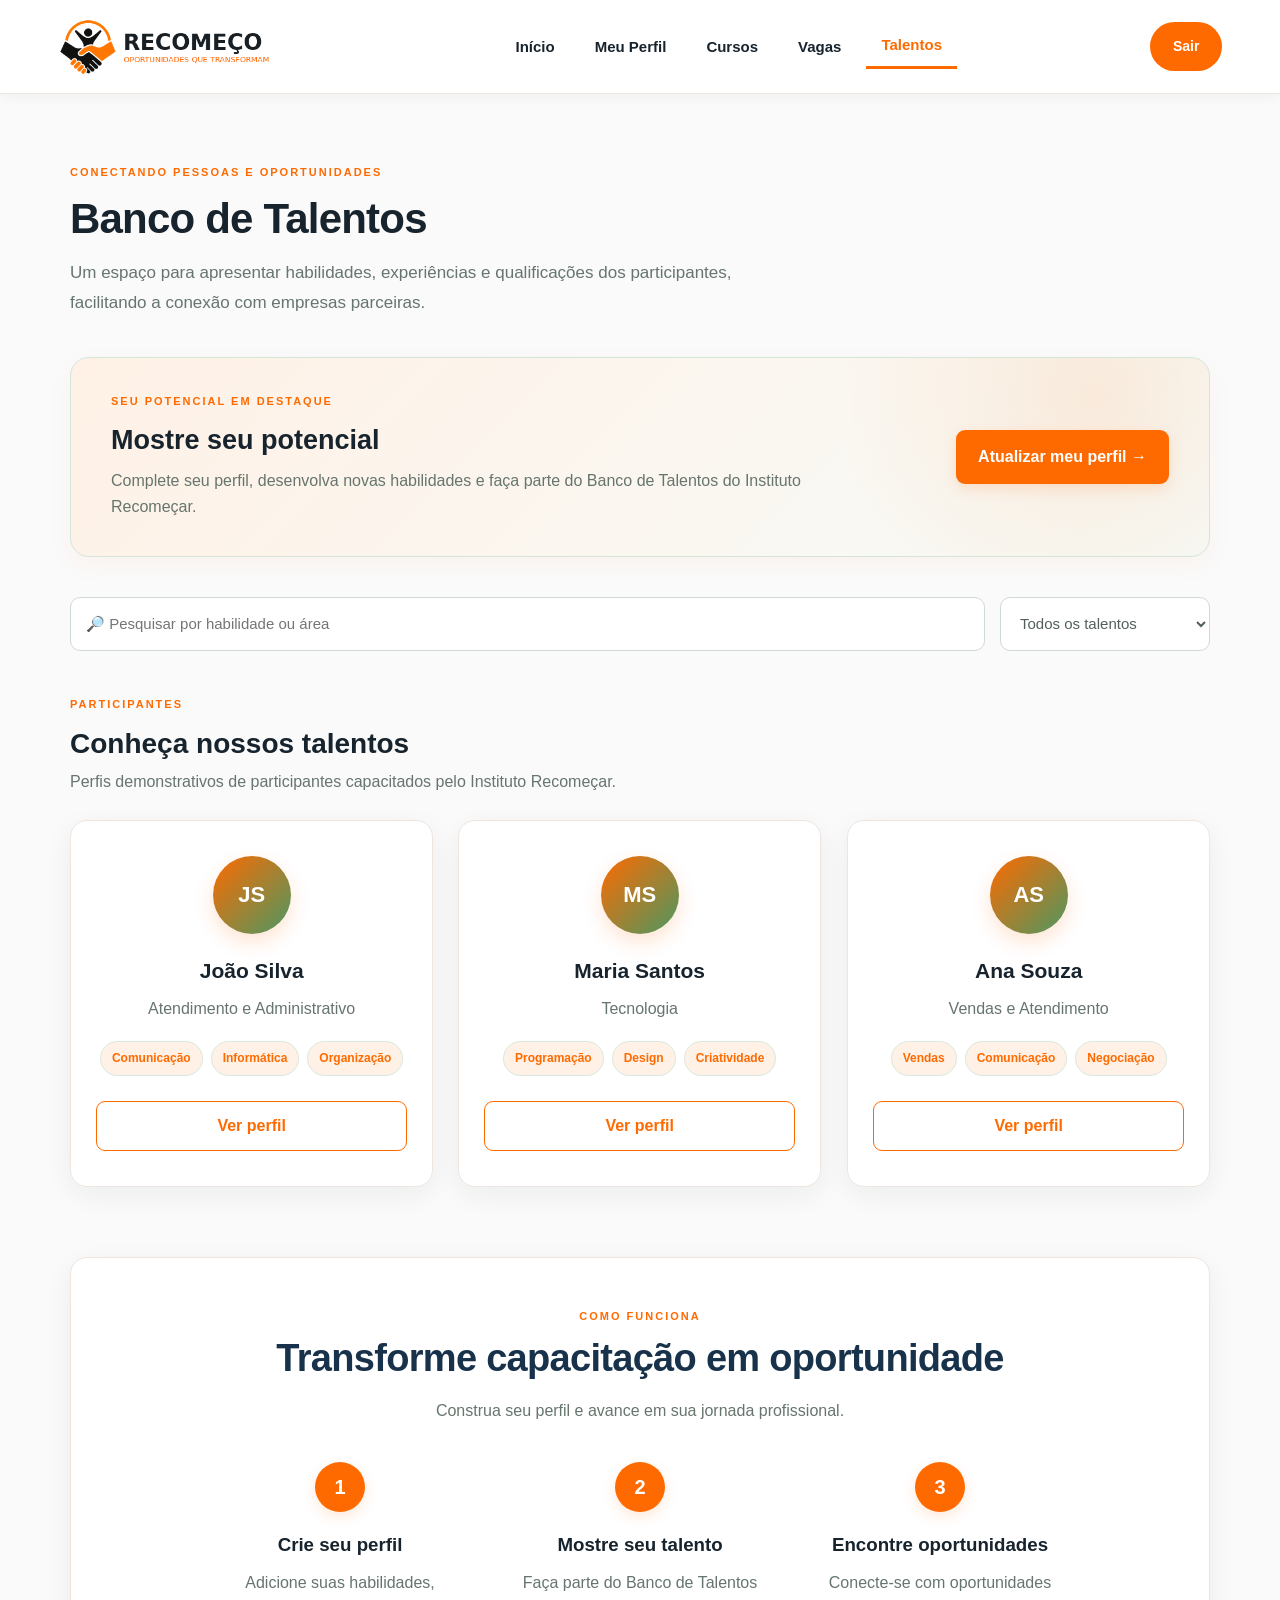
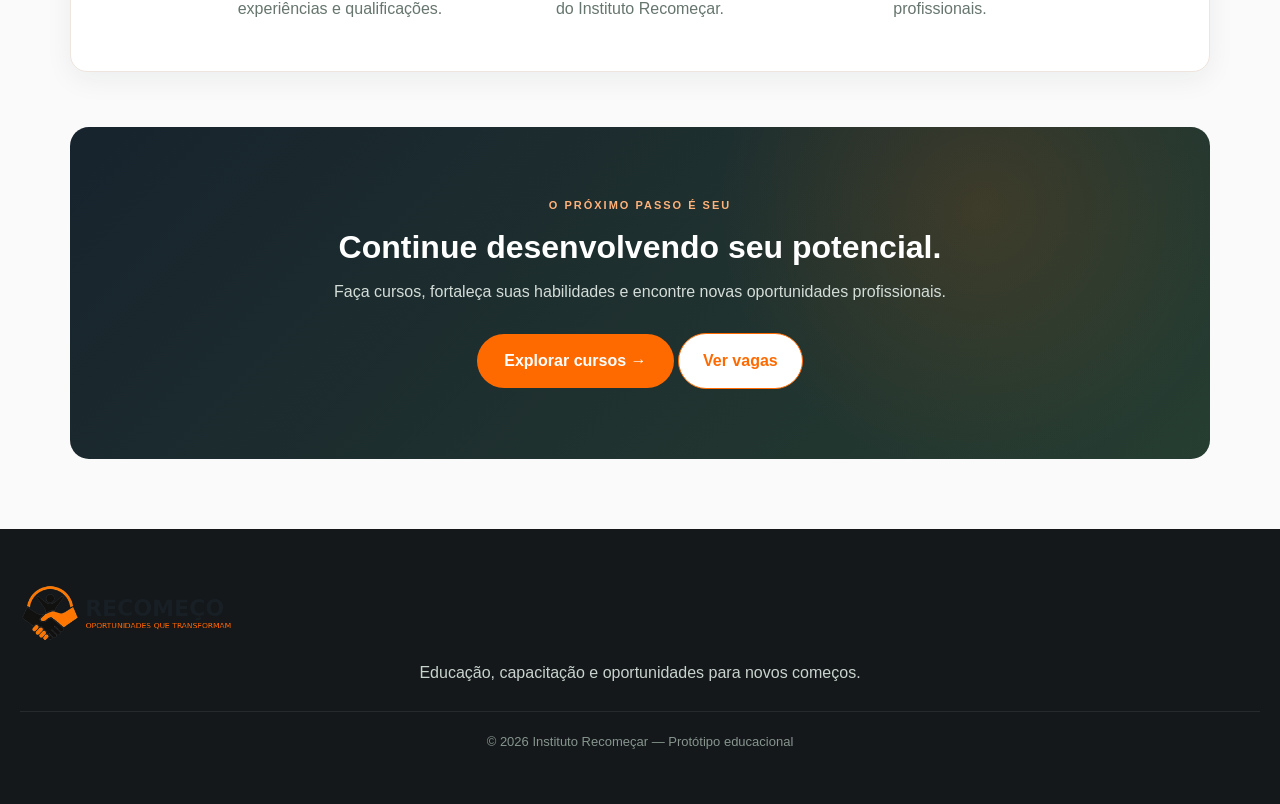
<file: talentos.html>
<!DOCTYPE html>
<html lang="pt-BR">

<head>

    <meta charset="UTF-8">

    <meta
        name="viewport"
        content="width=device-width, initial-scale=1.0"
    >

    <title>Banco de Talentos - Instituto Recomeçar</title>

    <link rel="stylesheet" href="style.css">

</head>


<body>


    <!-- ==========================================
         MENU
    ========================================== -->

    <header>

        <div class="logo">
            INSTITUTO <span>RECOMEÇAR</span>
        </div>


        <nav>

            <a href="index.html">
                Início
            </a>

            <a href="perfil.html">
                Meu Perfil
            </a>

            <a href="cursos.html">
                Cursos
            </a>

            <a href="vagas.html">
                Vagas
            </a>

            <a href="talentos.html">
                Talentos
            </a>

        </nav>


        <a
            href="login.html"
            class="botao-menu"
        >
            Sair
        </a>

    </header>



    <!-- ==========================================
         CONTEÚDO PRINCIPAL
    ========================================== -->

    <main class="pagina-talentos">


        <!-- ==========================================
             TOPO
        ========================================== -->

        <section class="talentos-topo">

            <p class="subtitulo">
                CONECTANDO PESSOAS E OPORTUNIDADES
            </p>


            <h1>
                Banco de Talentos
            </h1>


            <p>
                Um espaço para apresentar habilidades,
                experiências e qualificações dos
                participantes, facilitando a conexão
                com empresas parceiras.
            </p>

        </section>



        <!-- ==========================================
             DESTAQUE
        ========================================== -->

        <section class="talentos-destaque">


            <div>

                <p class="subtitulo">
                    SEU POTENCIAL EM DESTAQUE
                </p>


                <h2>
                    Mostre seu potencial
                </h2>


                <p>
                    Complete seu perfil, desenvolva novas
                    habilidades e faça parte do Banco de
                    Talentos do Instituto Recomeçar.
                </p>

            </div>


            <a
                href="perfil.html"
                class="botao-talentos"
            >
                Atualizar meu perfil →
            </a>


        </section>



        <!-- ==========================================
             PESQUISA E FILTROS
        ========================================== -->

        <section class="pesquisa-talentos">


            <input
                type="text"
                placeholder="🔎 Pesquisar por habilidade ou área"
            >


            <select>

                <option>
                    Todos os talentos
                </option>

                <option>
                    Tecnologia
                </option>

                <option>
                    Administrativo
                </option>

                <option>
                    Atendimento
                </option>

                <option>
                    Vendas
                </option>

            </select>


        </section>



        <!-- ==========================================
             TÍTULO DOS PARTICIPANTES
        ========================================== -->

        <section class="titulo-talentos">

            <p class="subtitulo">
                PARTICIPANTES
            </p>


            <h2>
                Conheça nossos talentos
            </h2>


            <p>
                Perfis demonstrativos de participantes
                capacitados pelo Instituto Recomeçar.
            </p>

        </section>



        <!-- ==========================================
             PARTICIPANTES
        ========================================== -->

        <section class="grade-talentos">


            <!-- TALENTO 1 -->

            <div class="talento-card">


                <div class="talento-avatar">
                    JS
                </div>


                <h2>
                    João Silva
                </h2>


                <p class="area-talento">
                    Atendimento e Administrativo
                </p>


                <div class="talento-habilidades">

                    <span>
                        Comunicação
                    </span>

                    <span>
                        Informática
                    </span>

                    <span>
                        Organização
                    </span>

                </div>


                <button
                    class="botao-ver-perfil"
                >
                    Ver perfil
                </button>


            </div>



            <!-- TALENTO 2 -->

            <div class="talento-card">


                <div class="talento-avatar">
                    MS
                </div>


                <h2>
                    Maria Santos
                </h2>


                <p class="area-talento">
                    Tecnologia
                </p>


                <div class="talento-habilidades">

                    <span>
                        Programação
                    </span>

                    <span>
                        Design
                    </span>

                    <span>
                        Criatividade
                    </span>

                </div>


                <button
                    class="botao-ver-perfil"
                >
                    Ver perfil
                </button>


            </div>



            <!-- TALENTO 3 -->

            <div class="talento-card">


                <div class="talento-avatar">
                    AS
                </div>


                <h2>
                    Ana Souza
                </h2>


                <p class="area-talento">
                    Vendas e Atendimento
                </p>


                <div class="talento-habilidades">

                    <span>
                        Vendas
                    </span>

                    <span>
                        Comunicação
                    </span>

                    <span>
                        Negociação
                    </span>

                </div>


                <button
                    class="botao-ver-perfil"
                >
                    Ver perfil
                </button>


            </div>


        </section>



        <!-- ==========================================
             COMO FUNCIONA
        ========================================== -->

        <section class="como-funciona-talentos">


            <div class="titulo-secao">

                <p>
                    COMO FUNCIONA
                </p>


                <h2>
                    Transforme capacitação em oportunidade
                </h2>


                <span>
                    Construa seu perfil e avance em sua
                    jornada profissional.
                </span>

            </div>



            <div class="etapas-talentos">


                <!-- ETAPA 1 -->

                <div>

                    <div class="etapa-numero">
                        1
                    </div>


                    <h3>
                        Crie seu perfil
                    </h3>


                    <p>
                        Adicione suas habilidades,
                        experiências e qualificações.
                    </p>

                </div>



                <!-- ETAPA 2 -->

                <div>

                    <div class="etapa-numero">
                        2
                    </div>


                    <h3>
                        Mostre seu talento
                    </h3>


                    <p>
                        Faça parte do Banco de Talentos
                        do Instituto Recomeçar.
                    </p>

                </div>



                <!-- ETAPA 3 -->

                <div>

                    <div class="etapa-numero">
                        3
                    </div>


                    <h3>
                        Encontre oportunidades
                    </h3>


                    <p>
                        Conecte-se com oportunidades
                        profissionais.
                    </p>

                </div>


            </div>


        </section>



        <!-- ==========================================
             CHAMADA FINAL
        ========================================== -->

        <section class="talentos-final">


            <p class="subtitulo">
                O PRÓXIMO PASSO É SEU
            </p>


            <h2>
                Continue desenvolvendo seu potencial.
            </h2>


            <p>
                Faça cursos, fortaleça suas habilidades
                e encontre novas oportunidades
                profissionais.
            </p>


            <div class="talentos-final-botoes">

                <a
                    href="cursos.html"
                    class="botao-principal"
                >
                    Explorar cursos →
                </a>


                <a
                    href="vagas.html"
                    class="botao-secundario"
                >
                    Ver vagas
                </a>

            </div>


        </section>


    </main>



    <!-- ==========================================
         RODAPÉ
    ========================================== -->

    <footer>


        <div class="logo">
            INSTITUTO <span>RECOMEÇAR</span>
        </div>


        <p>
            Educação, capacitação e oportunidades
            para novos começos.
        </p>


        <p class="copyright">
            © 2026 Instituto Recomeçar —
            Protótipo educacional
        </p>


    </footer>



    <!-- SCRIPT -->

    <script src="script.js"></script>


</body>

</html>
</file>
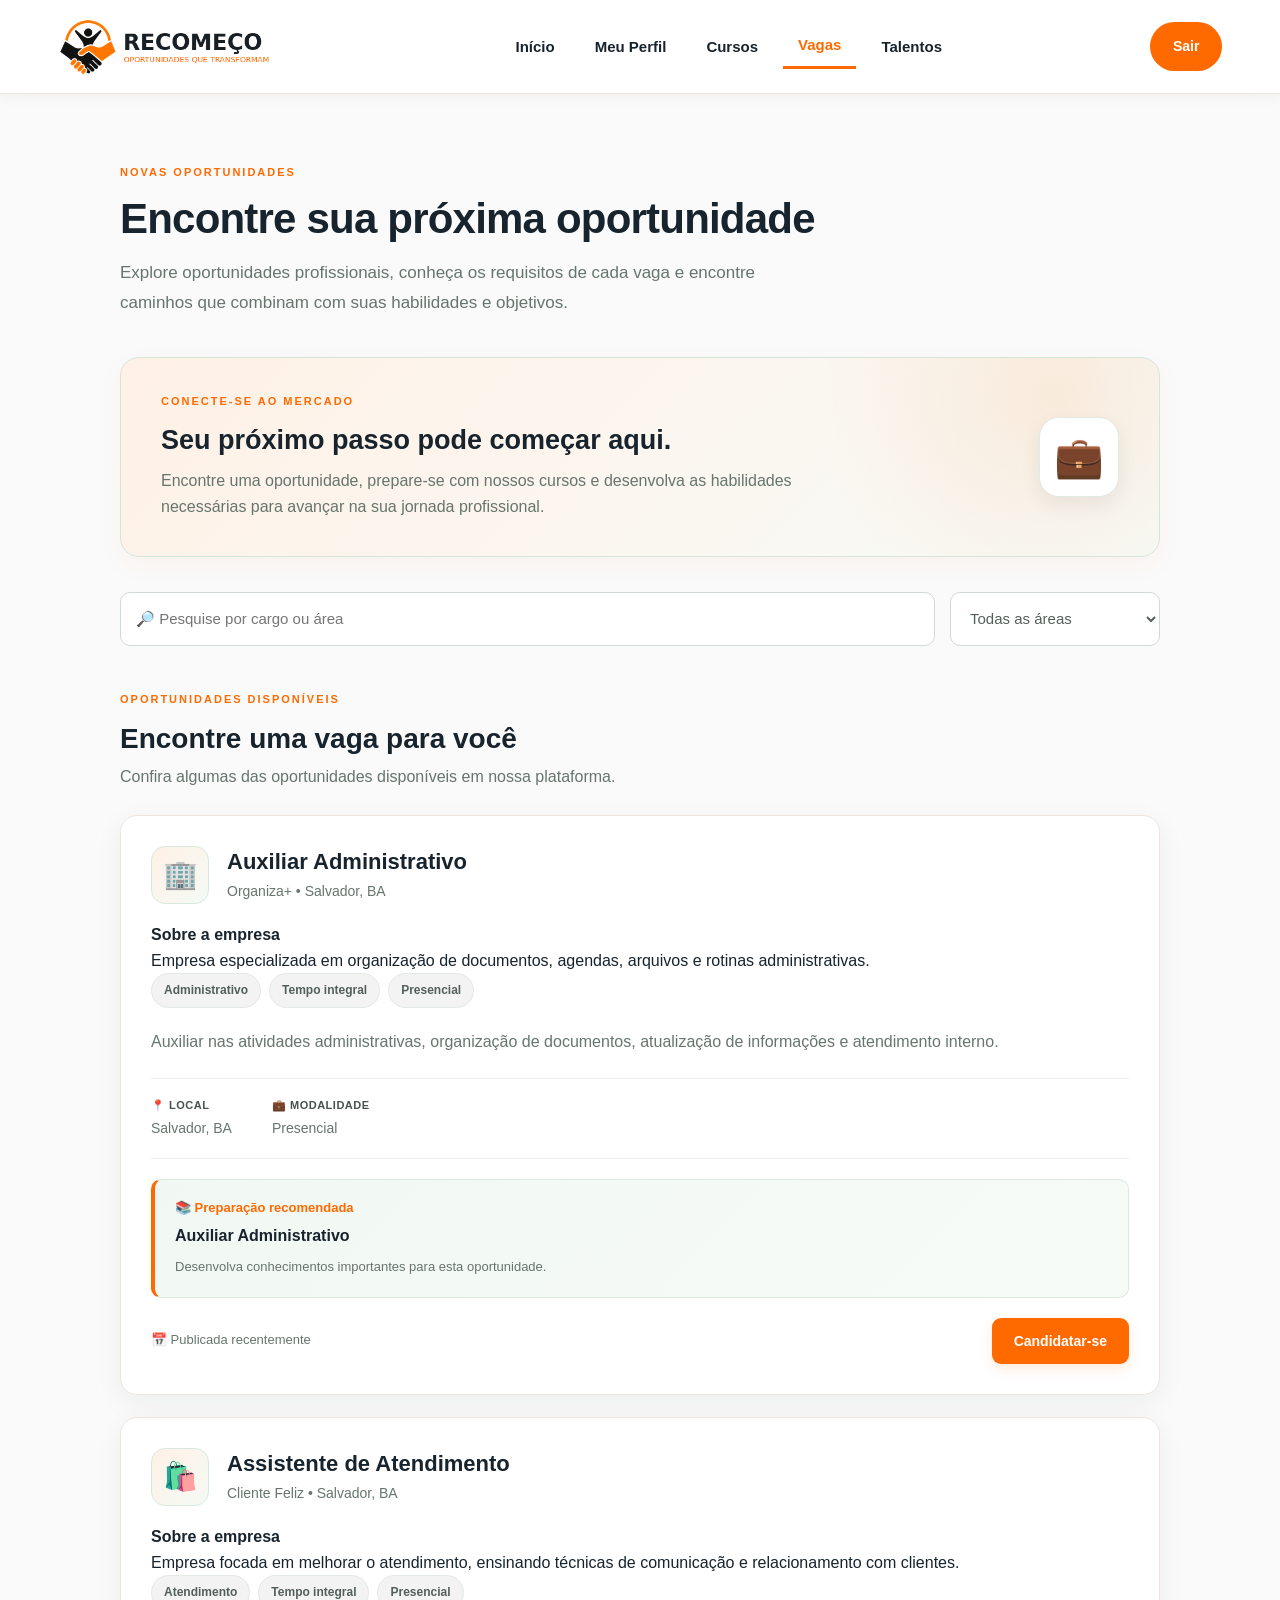
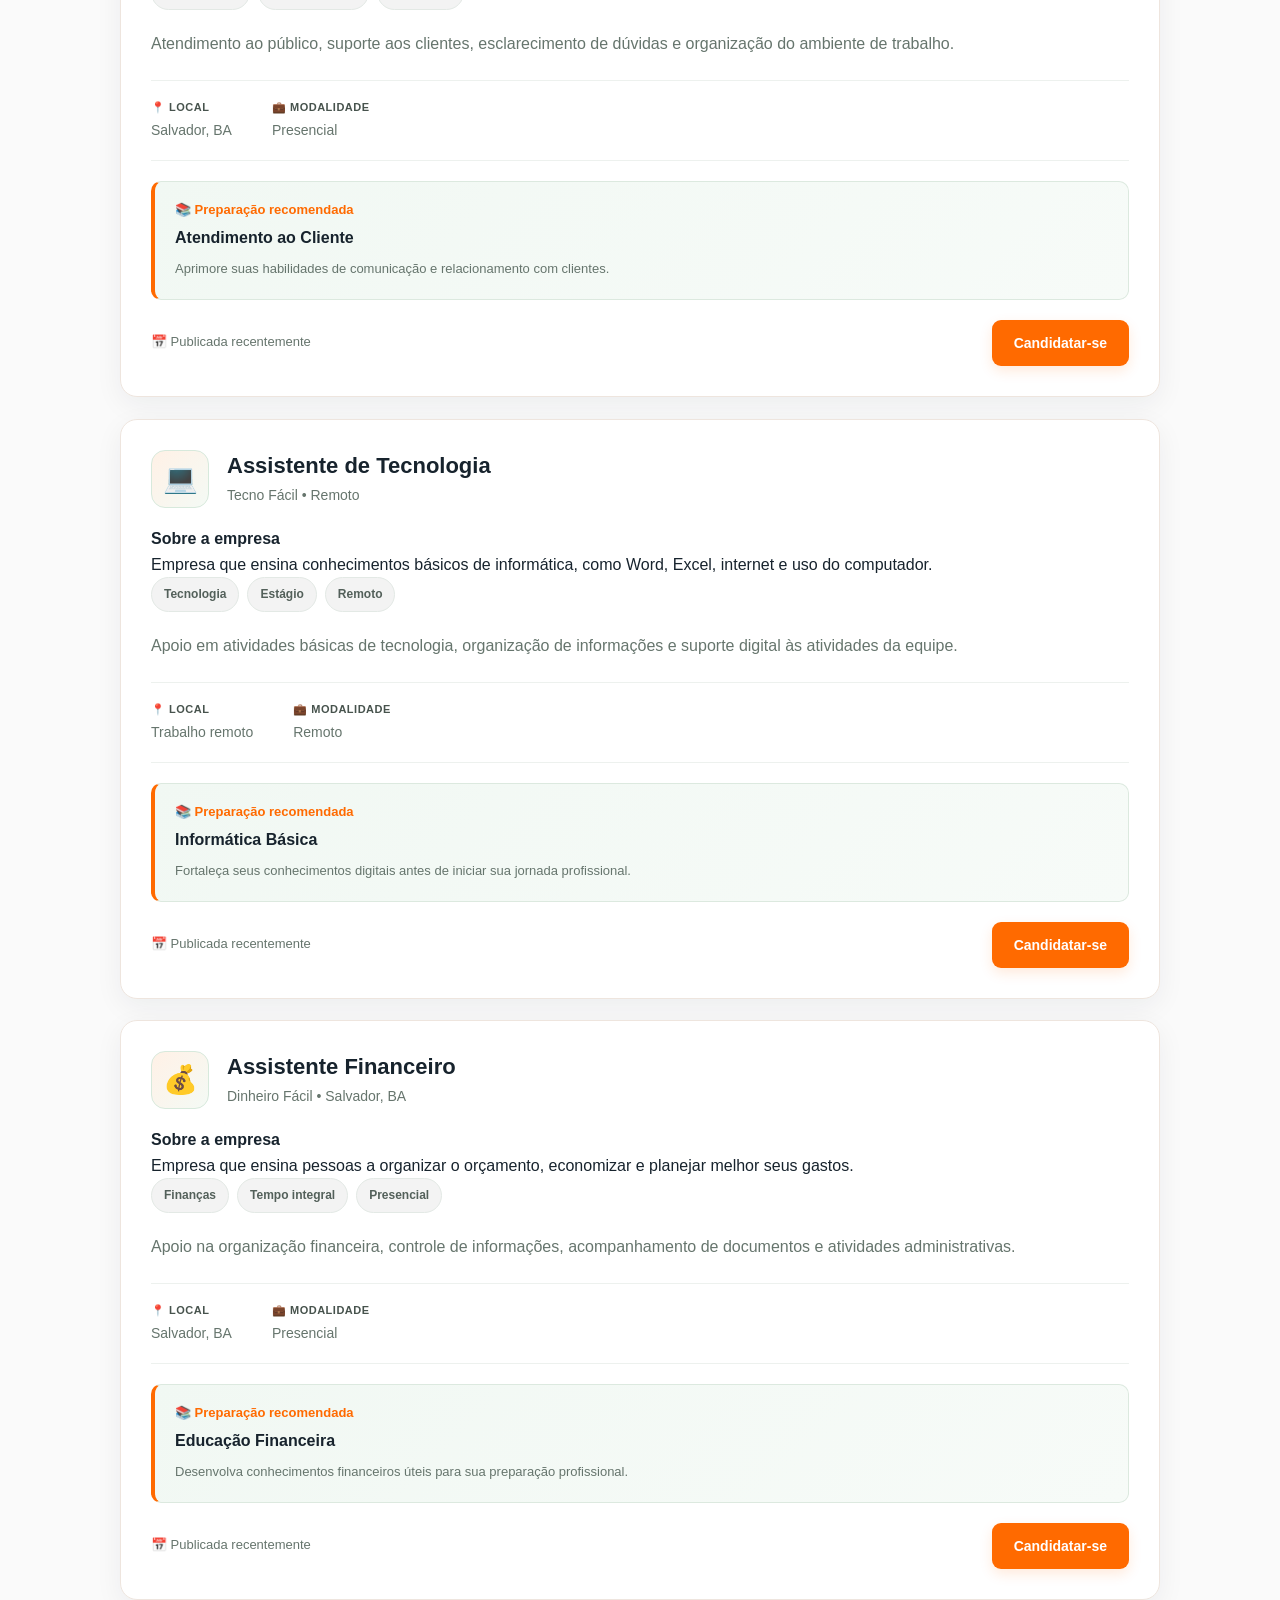
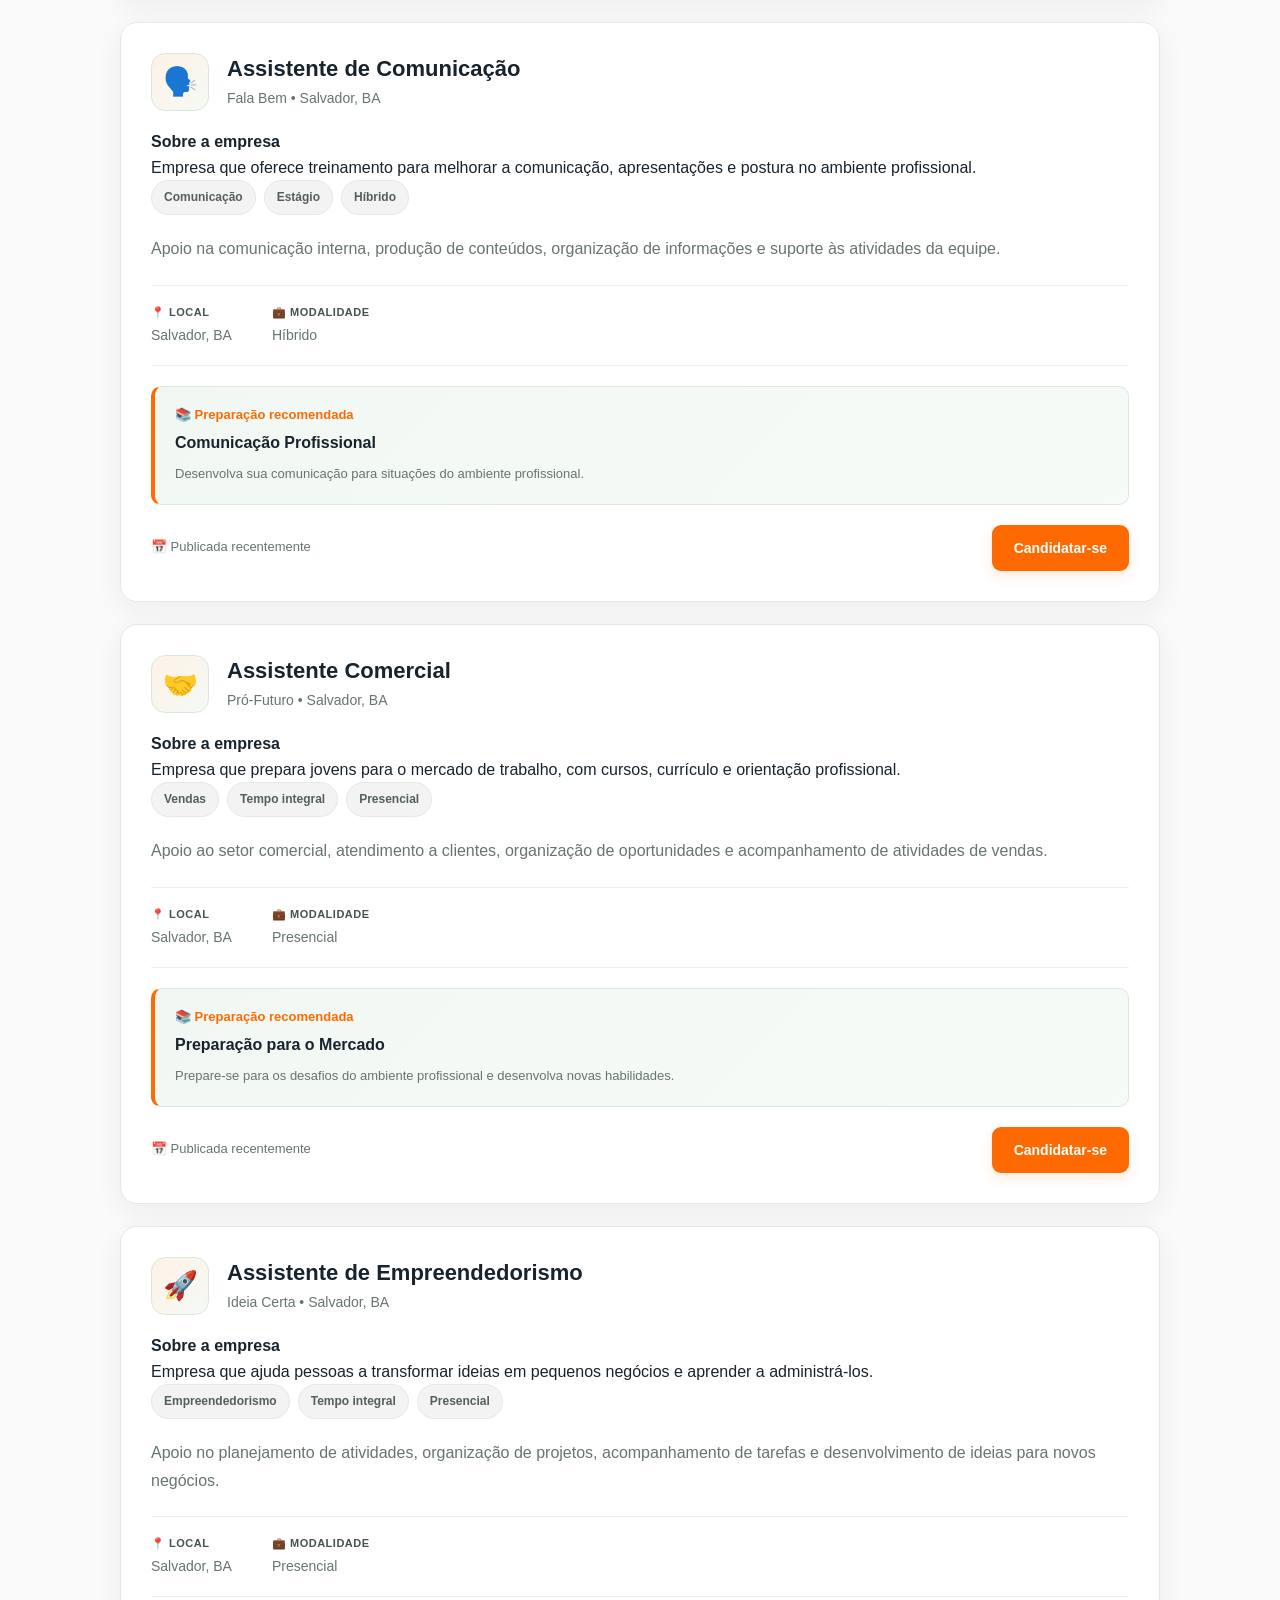
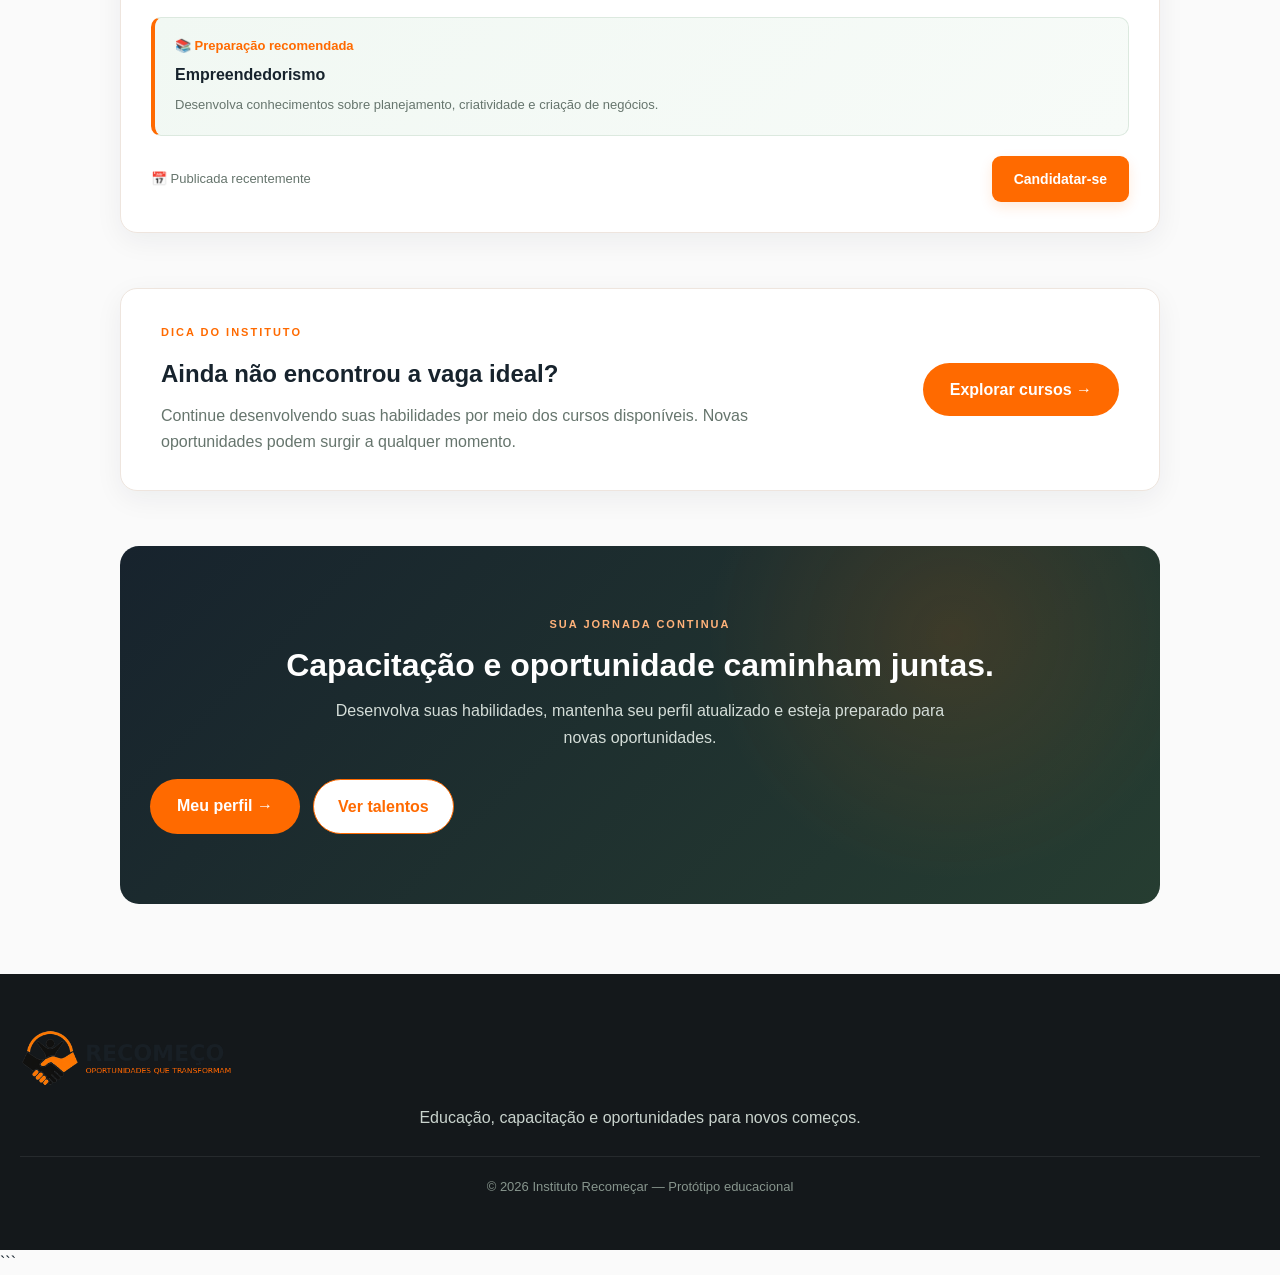
<file: vagas.html>
<!DOCTYPE html>
<html lang="pt-BR">

<head>
    <meta charset="UTF-8">
    <meta name="viewport" content="width=device-width, initial-scale=1.0">

    <title>Oportunidades - Instituto Recomeçar</title>

    <link rel="stylesheet" href="style.css">
</head>

<body>

    <!-- MENU -->
    <header>

        <div class="logo">
            INSTITUTO <span>RECOMEÇAR</span>
        </div>

        <nav>
            <a href="index.html">Início</a>
            <a href="perfil.html">Meu Perfil</a>
            <a href="cursos.html">Cursos</a>
            <a href="vagas.html">Vagas</a>
            <a href="talentos.html">Talentos</a>
        </nav>

        <a href="login.html" class="botao-menu">
            Sair
        </a>

    </header>


    <main class="pagina-vagas">

        <!-- TOPO -->
        <section class="vagas-topo">

            <p class="subtitulo">
                NOVAS OPORTUNIDADES
            </p>

            <h1>
                Encontre sua próxima oportunidade
            </h1>

            <p>
                Explore oportunidades profissionais, conheça os requisitos
                de cada vaga e encontre caminhos que combinam com suas
                habilidades e objetivos.
            </p>

        </section>


        <!-- DESTAQUE -->
        <section class="vagas-destaque">

            <div>

                <p class="subtitulo">
                    CONECTE-SE AO MERCADO
                </p>

                <h2>
                    Seu próximo passo pode começar aqui.
                </h2>

                <p>
                    Encontre uma oportunidade, prepare-se com nossos cursos
                    e desenvolva as habilidades necessárias para avançar
                    na sua jornada profissional.
                </p>

            </div>

            <div class="vagas-destaque-icone">
                💼
            </div>

        </section>


        <!-- FILTROS -->
        <section class="filtros">

            <input
                type="text"
                id="pesquisa-vaga"
                placeholder="🔎 Pesquise por cargo ou área"
            >

            <select id="filtro-area">

                <option value="todos">
                    Todas as áreas
                </option>

                <option value="administrativo">
                    Administrativo
                </option>

                <option value="atendimento">
                    Atendimento
                </option>

                <option value="tecnologia">
                    Tecnologia
                </option>

                <option value="vendas">
                    Vendas
                </option>

                <option value="financas">
                    Finanças
                </option>

                <option value="comunicacao">
                    Comunicação
                </option>

                <option value="empreendedorismo">
                    Empreendedorismo
                </option>

            </select>

        </section>


        <!-- TÍTULO DAS VAGAS -->
        <section class="titulo-vagas">

            <p class="subtitulo">
                OPORTUNIDADES DISPONÍVEIS
            </p>

            <h2>
                Encontre uma vaga para você
            </h2>

            <p>
                Confira algumas das oportunidades disponíveis
                em nossa plataforma.
            </p>

        </section>


        <!-- LISTA DE VAGAS -->
        <section class="lista-vagas">


            <!-- VAGA 1 -->
            <div
                class="vaga-card"
                data-vaga="administrativo"
            >

                <div class="vaga-cabecalho">

                    <div class="empresa-icone">
                        🏢
                    </div>

                    <div>

                        <h2>
                            Auxiliar Administrativo
                        </h2>

                        <p>
                            Organiza+ • Salvador, BA
                        </p>

                    </div>

                </div>


                <div class="empresa-descricao">

                    <strong>Sobre a empresa</strong>

                    <p>
                        Empresa especializada em organização de documentos, agendas, arquivos e rotinas administrativas.
                    </p>

                </div>


                <div class="vaga-tags">

                    <span>
                        Administrativo
                    </span>

                    <span>
                        Tempo integral
                    </span>

                    <span>
                        Presencial
                    </span>

                </div>


                <p class="vaga-descricao">
                    Auxiliar nas atividades administrativas,
                    organização de documentos, atualização de
                    informações e atendimento interno.
                </p>


                <div class="vaga-info">

                    <div>
                        <strong>
                            📍 Local
                        </strong>

                        <span>
                            Salvador, BA
                        </span>
                    </div>

                    <div>
                        <strong>
                            💼 Modalidade
                        </strong>

                        <span>
                            Presencial
                        </span>
                    </div>

                </div>


                <div class="curso-recomendado">

                    <strong>
                        📚 Preparação recomendada
                    </strong>

                    <p>
                        Auxiliar Administrativo
                    </p>

                    <span>
                        Desenvolva conhecimentos importantes
                        para esta oportunidade.
                    </span>

                </div>


                <div class="vaga-rodape">

                    <span>
                        📅 Publicada recentemente
                    </span>

                    <button
                        class="botao-candidatar"
                        data-vaga="administrativo"
                        data-curso="administrativo"
                    >
                        Candidatar-se à vaga →
                    </button>

                </div>

            </div>


            <!-- VAGA 2 -->
            <div
                class="vaga-card"
                data-vaga="atendimento"
            >

                <div class="vaga-cabecalho">

                    <div class="empresa-icone">
                        🛍️
                    </div>

                    <div>

                        <h2>
                            Assistente de Atendimento
                        </h2>

                        <p>
                            Cliente Feliz • Salvador, BA
                        </p>

                    </div>

                </div>


                <div class="empresa-descricao">

                    <strong>Sobre a empresa</strong>

                    <p>
                        Empresa focada em melhorar o atendimento, ensinando técnicas de comunicação e relacionamento com clientes.
                    </p>

                </div>


                <div class="vaga-tags">

                    <span>
                        Atendimento
                    </span>

                    <span>
                        Tempo integral
                    </span>

                    <span>
                        Presencial
                    </span>

                </div>


                <p class="vaga-descricao">
                    Atendimento ao público, suporte aos clientes,
                    esclarecimento de dúvidas e organização do
                    ambiente de trabalho.
                </p>


                <div class="vaga-info">

                    <div>
                        <strong>
                            📍 Local
                        </strong>

                        <span>
                            Salvador, BA
                        </span>
                    </div>

                    <div>
                        <strong>
                            💼 Modalidade
                        </strong>

                        <span>
                            Presencial
                        </span>
                    </div>

                </div>


                <div class="curso-recomendado">

                    <strong>
                        📚 Preparação recomendada
                    </strong>

                    <p>
                        Atendimento ao Cliente
                    </p>

                    <span>
                        Aprimore suas habilidades de comunicação
                        e relacionamento com clientes.
                    </span>

                </div>


                <div class="vaga-rodape">

                    <span>
                        📅 Publicada recentemente
                    </span>

                    <button
                        class="botao-candidatar"
                        data-vaga="atendimento"
                        data-curso="atendimento"
                    >
                        Candidatar-se à vaga →
                    </button>

                </div>

            </div>


            <!-- VAGA 3 -->
            <div
                class="vaga-card"
                data-vaga="tecnologia"
            >

                <div class="vaga-cabecalho">

                    <div class="empresa-icone">
                        💻
                    </div>

                    <div>

                        <h2>
                            Assistente de Tecnologia
                        </h2>

                        <p>
                            Tecno Fácil • Remoto
                        </p>

                    </div>

                </div>


                <div class="empresa-descricao">

                    <strong>Sobre a empresa</strong>

                    <p>
                        Empresa que ensina conhecimentos básicos de informática, como Word, Excel, internet e uso do computador.
                    </p>

                </div>


                <div class="vaga-tags">

                    <span>
                        Tecnologia
                    </span>

                    <span>
                        Estágio
                    </span>

                    <span>
                        Remoto
                    </span>

                </div>


                <p class="vaga-descricao">
                    Apoio em atividades básicas de tecnologia,
                    organização de informações e suporte digital
                    às atividades da equipe.
                </p>


                <div class="vaga-info">

                    <div>
                        <strong>
                            📍 Local
                        </strong>

                        <span>
                            Trabalho remoto
                        </span>
                    </div>

                    <div>
                        <strong>
                            💼 Modalidade
                        </strong>

                        <span>
                            Remoto
                        </span>
                    </div>

                </div>


                <div class="curso-recomendado">

                    <strong>
                        📚 Preparação recomendada
                    </strong>

                    <p>
                        Informática Básica
                    </p>

                    <span>
                        Fortaleça seus conhecimentos digitais
                        antes de iniciar sua jornada profissional.
                    </span>

                </div>


                <div class="vaga-rodape">

                    <span>
                        📅 Publicada recentemente
                    </span>

                    <button
                        class="botao-candidatar"
                        data-vaga="tecnologia"
                        data-curso="informatica"
                    >
                        Candidatar-se à vaga →
                    </button>

                </div>

            </div>


            <!-- VAGA 4 -->
            <div
                class="vaga-card"
                data-vaga="financas"
            >

                <div class="vaga-cabecalho">

                    <div class="empresa-icone">
                        💰
                    </div>

                    <div>

                        <h2>
                            Assistente Financeiro
                        </h2>

                        <p>
                            Dinheiro Fácil • Salvador, BA
                        </p>

                    </div>

                </div>


                <div class="empresa-descricao">

                    <strong>Sobre a empresa</strong>

                    <p>
                        Empresa que ensina pessoas a organizar o orçamento, economizar e planejar melhor seus gastos.
                    </p>

                </div>


                <div class="vaga-tags">

                    <span>
                        Finanças
                    </span>

                    <span>
                        Tempo integral
                    </span>

                    <span>
                        Presencial
                    </span>

                </div>


                <p class="vaga-descricao">
                    Apoio na organização financeira, controle de
                    informações, acompanhamento de documentos e
                    atividades administrativas.
                </p>


                <div class="vaga-info">

                    <div>
                        <strong>
                            📍 Local
                        </strong>

                        <span>
                            Salvador, BA
                        </span>
                    </div>

                    <div>
                        <strong>
                            💼 Modalidade
                        </strong>

                        <span>
                            Presencial
                        </span>
                    </div>

                </div>


                <div class="curso-recomendado">

                    <strong>
                        📚 Preparação recomendada
                    </strong>

                    <p>
                        Educação Financeira
                    </p>

                    <span>
                        Desenvolva conhecimentos financeiros
                        úteis para sua preparação profissional.
                    </span>

                </div>


                <div class="vaga-rodape">

                    <span>
                        📅 Publicada recentemente
                    </span>

                    <button
                        class="botao-candidatar"
                        data-vaga="financas"
                        data-curso="financeira"
                    >
                        Candidatar-se à vaga →
                    </button>

                </div>

            </div>


            <!-- VAGA 5 -->
            <div
                class="vaga-card"
                data-vaga="comunicacao"
            >

                <div class="vaga-cabecalho">

                    <div class="empresa-icone">
                        🗣️
                    </div>

                    <div>

                        <h2>
                            Assistente de Comunicação
                        </h2>

                        <p>
                            Fala Bem • Salvador, BA
                        </p>

                    </div>

                </div>


                <div class="empresa-descricao">

                    <strong>Sobre a empresa</strong>

                    <p>
                        Empresa que oferece treinamento para melhorar a comunicação, apresentações e postura no ambiente profissional.
                    </p>

                </div>


                <div class="vaga-tags">

                    <span>
                        Comunicação
                    </span>

                    <span>
                        Estágio
                    </span>

                    <span>
                        Híbrido
                    </span>

                </div>


                <p class="vaga-descricao">
                    Apoio na comunicação interna, produção de
                    conteúdos, organização de informações e suporte
                    às atividades da equipe.
                </p>


                <div class="vaga-info">

                    <div>
                        <strong>
                            📍 Local
                        </strong>

                        <span>
                            Salvador, BA
                        </span>
                    </div>

                    <div>
                        <strong>
                            💼 Modalidade
                        </strong>

                        <span>
                            Híbrido
                        </span>
                    </div>

                </div>


                <div class="curso-recomendado">

                    <strong>
                        📚 Preparação recomendada
                    </strong>

                    <p>
                        Comunicação Profissional
                    </p>

                    <span>
                        Desenvolva sua comunicação para
                        situações do ambiente profissional.
                    </span>

                </div>


                <div class="vaga-rodape">

                    <span>
                        📅 Publicada recentemente
                    </span>

                    <button
                        class="botao-candidatar"
                        data-vaga="comunicacao"
                        data-curso="comunicacao"
                    >
                        Candidatar-se à vaga →
                    </button>

                </div>

            </div>


            <!-- VAGA 6 -->
            <div
                class="vaga-card"
                data-vaga="vendas"
            >

                <div class="vaga-cabecalho">

                    <div class="empresa-icone">
                        🤝
                    </div>

                    <div>

                        <h2>
                            Assistente Comercial
                        </h2>

                        <p>
                            Pró-Futuro • Salvador, BA
                        </p>

                    </div>

                </div>


                <div class="empresa-descricao">

                    <strong>Sobre a empresa</strong>

                    <p>
                        Empresa que prepara jovens para o mercado de trabalho, com cursos, currículo e orientação profissional.
                    </p>

                </div>


                <div class="vaga-tags">

                    <span>
                        Vendas
                    </span>

                    <span>
                        Tempo integral
                    </span>

                    <span>
                        Presencial
                    </span>

                </div>


                <p class="vaga-descricao">
                    Apoio ao setor comercial, atendimento a clientes,
                    organização de oportunidades e acompanhamento
                    de atividades de vendas.
                </p>


                <div class="vaga-info">

                    <div>
                        <strong>
                            📍 Local
                        </strong>

                        <span>
                            Salvador, BA
                        </span>
                    </div>

                    <div>
                        <strong>
                            💼 Modalidade
                        </strong>

                        <span>
                            Presencial
                        </span>
                    </div>

                </div>


                <div class="curso-recomendado">

                    <strong>
                        📚 Preparação recomendada
                    </strong>

                    <p>
                        Preparação para o Mercado
                    </p>

                    <span>
                        Prepare-se para os desafios do ambiente
                        profissional e desenvolva novas habilidades.
                    </span>

                </div>


                <div class="vaga-rodape">

                    <span>
                        📅 Publicada recentemente
                    </span>

                    <button
                        class="botao-candidatar"
                        data-vaga="vendas"
                        data-curso="mercado"
                    >
                        Candidatar-se à vaga →
                    </button>

                </div>

            </div>


            <!-- VAGA 7 -->
            <div
                class="vaga-card"
                data-vaga="empreendedorismo"
            >

                <div class="vaga-cabecalho">

                    <div class="empresa-icone">
                        🚀
                    </div>

                    <div>

                        <h2>
                            Assistente de Empreendedorismo
                        </h2>

                        <p>
                            Ideia Certa • Salvador, BA
                        </p>

                    </div>

                </div>


                <div class="empresa-descricao">

                    <strong>Sobre a empresa</strong>

                    <p>
                        Empresa que ajuda pessoas a transformar ideias em pequenos negócios e aprender a administrá-los.
                    </p>

                </div>


                <div class="vaga-tags">

                    <span>
                        Empreendedorismo
                    </span>

                    <span>
                        Tempo integral
                    </span>

                    <span>
                        Presencial
                    </span>

                </div>


                <p class="vaga-descricao">
                    Apoio no planejamento de atividades,
                    organização de projetos, acompanhamento
                    de tarefas e desenvolvimento de ideias
                    para novos negócios.
                </p>


                <div class="vaga-info">

                    <div>
                        <strong>
                            📍 Local
                        </strong>

                        <span>
                            Salvador, BA
                        </span>
                    </div>

                    <div>
                        <strong>
                            💼 Modalidade
                        </strong>

                        <span>
                            Presencial
                        </span>
                    </div>

                </div>


                <div class="curso-recomendado">

                    <strong>
                        📚 Preparação recomendada
                    </strong>

                    <p>
                        Empreendedorismo
                    </p>

                    <span>
                        Desenvolva conhecimentos sobre planejamento,
                        criatividade e criação de negócios.
                    </span>

                </div>


                <div class="vaga-rodape">

                    <span>
                        📅 Publicada recentemente
                    </span>

                    <button
                        class="botao-candidatar"
                        data-vaga="empreendedorismo"
                        data-curso="empreendedorismo"
                    >
                        Candidatar-se à vaga →
                    </button>

                </div>

            </div>


        </section>


        <!-- MENSAGEM DE APOIO -->
        <section class="vagas-ajuda">

            <div>

                <p class="subtitulo">
                    DICA DO INSTITUTO
                </p>

                <h2>
                    Ainda não encontrou a vaga ideal?
                </h2>

                <p>
                    Continue desenvolvendo suas habilidades por meio
                    dos cursos disponíveis. Novas oportunidades podem
                    surgir a qualquer momento.
                </p>

            </div>

            <a
                href="cursos.html"
                class="botao-principal"
            >
                Explorar cursos →
            </a>

        </section>


        <!-- CHAMADA FINAL -->
        <section class="vagas-final">

            <p class="subtitulo">
                SUA JORNADA CONTINUA
            </p>

            <h2>
                Capacitação e oportunidade caminham juntas.
            </h2>

            <p>
                Desenvolva suas habilidades, mantenha seu perfil
                atualizado e esteja preparado para novas oportunidades.
            </p>

            <div class="hero-botoes">

                <a
                    href="perfil.html"
                    class="botao-principal"
                >
                    Meu perfil →
                </a>

                <a
                    href="talentos.html"
                    class="botao-secundario"
                >
                    Ver talentos
                </a>

            </div>

        </section>

    </main>


    <!-- RODAPÉ -->
    <footer>

        <div class="logo">
            INSTITUTO <span>RECOMEÇAR</span>
        </div>

        <p>
            Educação, capacitação e oportunidades
            para novos começos.
        </p>

        <p class="copyright">
            © 2026 Instituto Recomeçar —
            Protótipo educacional
        </p>

    </footer>


    <script src="script.js"></script>

</body>
</html>
```
</file>
<file: style.css>
/* =========================================================
   INSTITUTO RECOMEÇAR
   IDENTIDADE VISUAL — VERSÃO FINAL
========================================================= */

:root {
    --verde: #ff6a00;
    --verde-escuro: #e85d00;
    --verde-profundo: #c94f00;
    --verde-claro: #fff1e6;
    --verde-fundo: #fff7ef;
    --verde-suave: #fffaf6;

    --texto: #17232d;
    --texto-secundario: #66756d;
    --texto-claro: #8a9891;

    --branco: #ffffff;
    --borda: #eee5de;
    --borda-forte: #e3d4c9;

    --cinza-fundo: #fafafa;
    --cinza-tag: #f3f3f3;

    --vermelho: #b9382d;
    --vermelho-claro: #fff1ef;

    --sombra: 0 8px 28px rgba(23, 35, 45, 0.06);
    --sombra-media: 0 12px 35px rgba(23, 35, 45, 0.09);
    --sombra-forte: 0 20px 50px rgba(23, 35, 45, 0.12);

    --raio: 16px;
    --raio-pequeno: 9px;
}


/* =========================================================
   RESET
========================================================= */

* {
    margin: 0;
    padding: 0;
    box-sizing: border-box;
}

html {
    scroll-behavior: smooth;
}

body {
    font-family: Arial, sans-serif;
    background-color: var(--cinza-fundo);
    color: var(--texto);
    line-height: 1.6;
    -webkit-font-smoothing: antialiased;
}

a,
button,
input,
select {
    font-family: inherit;
}

a {
    transition: all 0.25s ease;
}

button,
input,
select {
    font-size: inherit;
}

button {
    cursor: pointer;
}

::selection {
    background-color: var(--verde);
    color: white;
}


/* =========================================================
   ACESSIBILIDADE
========================================================= */

a:focus-visible,
button:focus-visible,
input:focus-visible,
select:focus-visible {
    outline: 3px solid rgba(255, 106, 0, 0.25);
    outline-offset: 3px;
}


/* =========================================================
   MENU
========================================================= */

header {
    min-height: 76px;

    display: flex;
    align-items: center;
    justify-content: space-between;

    gap: 25px;

    padding: 0 7%;

    background-color: rgba(255, 255, 255, 0.97);

    border-bottom: 1px solid rgba(225, 233, 228, 0.8);

    box-shadow: 0 3px 18px rgba(23, 35, 45, 0.05);

    position: relative;
    z-index: 10;
}

.logo {
    font-size: 18px;
    font-weight: 800;
    letter-spacing: 1px;
    white-space: nowrap;
}

.logo span {
    color: var(--verde);
}

nav {
    display: flex;
    align-items: center;
    justify-content: center;
    gap: 5px;
}

nav a {
    text-decoration: none;

    color: #53605a;

    font-size: 14px;
    font-weight: 600;

    padding: 9px 12px;

    border-radius: 9px;

    transition: all 0.25s ease;
}

nav a:hover {
    color: var(--verde);
    background-color: var(--verde-claro);
}

nav a.menu-ativo {
    background-color: var(--verde);
    color: white;

    padding: 9px 14px;

    border-radius: 9px;

    font-weight: 700;

    box-shadow: 0 4px 12px rgba(255, 106, 0, 0.18);
}

nav a.menu-ativo:hover {
    background-color: var(--verde-escuro);
    color: white;

    transform: translateY(-1px);
}


/* =========================================================
   BOTÃO DO MENU
========================================================= */

.botao-menu {
    display: inline-block;

    text-decoration: none;

    background-color: var(--verde);
    color: white;

    padding: 10px 21px;

    border-radius: 9px;

    font-size: 14px;
    font-weight: 700;

    box-shadow: 0 4px 12px rgba(255, 106, 0, 0.15);

    transition: all 0.25s ease;
}

.botao-menu:hover {
    background-color: var(--verde-escuro);
    color: white;

    transform: translateY(-2px);

    box-shadow: 0 7px 18px rgba(255, 106, 0, 0.22);
}


/* =========================================================
   ELEMENTOS GERAIS
========================================================= */

.subtitulo {
    color: var(--verde);

    font-weight: 800;

    letter-spacing: 2px;

    font-size: 11px;

    margin-bottom: 13px;
}

.botao-principal,
.botao-secundario,
.botao-login,
.botao-talentos,
.botao-meta {
    display: inline-block;

    text-decoration: none;

    border-radius: 10px;

    font-weight: 700;

    transition: all 0.25s ease;
}

.botao-principal {
    background-color: var(--verde);
    color: white;

    padding: 15px 25px;

    box-shadow: 0 7px 18px rgba(255, 106, 0, 0.18);
}

.botao-principal:hover {
    background-color: var(--verde-escuro);
    color: white;

    transform: translateY(-3px);

    box-shadow: 0 11px 25px rgba(255, 106, 0, 0.24);
}

.botao-secundario {
    background-color: white;
    color: var(--verde);

    padding: 14px 24px;

    border: 1px solid #f0cdb6;
}

.botao-secundario:hover {
    background-color: var(--verde-claro);
    border-color: var(--verde);

    color: var(--verde-escuro);

    transform: translateY(-2px);
}

.hero-botoes {
    display: flex;
    gap: 13px;
    flex-wrap: wrap;
}


/* =========================================================
   HOME — HERO
========================================================= */

.hero {
    min-height: 590px;

    display: flex;
    align-items: center;

    padding: 90px 12%;

    background:
        radial-gradient(
            circle at 84% 24%,
            rgba(255, 106, 0, 0.13),
            transparent 27%
        ),
        radial-gradient(
            circle at 70% 90%,
            rgba(255, 106, 0, 0.07),
            transparent 25%
        ),
        linear-gradient(
            120deg,
            #fff1e6 0%,
            #f7fbf8 48%,
            #ffffff 100%
        );
}

.hero-texto {
    max-width: 760px;
}

.hero h1 {
    font-size: 56px;
    line-height: 1.06;

    letter-spacing: -1.8px;

    margin-bottom: 25px;
}

.hero h1 span {
    color: var(--verde);
}

.descricao {
    max-width: 650px;

    color: var(--texto-secundario);

    font-size: 18px;

    line-height: 1.75;

    margin-bottom: 35px;
}


/* =========================================================
   SOBRE
========================================================= */

.sobre {
    padding: 100px 10%;

    background-color: white;
}

.titulo-secao {
    text-align: center;

    max-width: 850px;

    margin: 0 auto 55px;
}

.titulo-secao p {
    color: var(--verde);

    font-size: 11px;

    font-weight: 800;

    letter-spacing: 2px;

    margin-bottom: 12px;
}

.titulo-secao h2 {
    font-size: 38px;

    line-height: 1.15;

    letter-spacing: -0.7px;
}

.titulo-secao span {
    display: block;

    max-width: 680px;

    margin: 16px auto 0;

    color: var(--texto-secundario);

    line-height: 1.7;
}


/* =========================================================
   CARDS DA HOME
========================================================= */

.cards {
    display: flex;

    justify-content: center;

    gap: 25px;

    flex-wrap: wrap;
}

.card {
    width: 320px;

    padding: 35px;

    background-color: white;

    border: 1px solid var(--borda);

    border-radius: var(--raio);

    box-shadow: var(--sombra);

    transition: all 0.3s ease;
}

.card:hover {
    transform: translateY(-8px);

    border-color: #f1c6a9;

    box-shadow: var(--sombra-forte);
}

.icone {
    width: 58px;
    height: 58px;

    display: flex;
    align-items: center;
    justify-content: center;

    background:
        linear-gradient(
            135deg,
            var(--verde-claro),
            #f4faf5
        );

    border: 1px solid #f6d5c0;

    border-radius: 15px;

    font-size: 29px;

    margin-bottom: 22px;
}

.card h3 {
    font-size: 21px;

    margin-bottom: 11px;
}

.card p {
    color: var(--texto-secundario);

    line-height: 1.7;

    margin-bottom: 18px;
}

.card a {
    color: var(--verde);

    text-decoration: none;

    font-weight: 700;
}

.card a:hover {
    color: var(--verde-escuro);
}


/* =========================================================
   JORNADA
========================================================= */

.jornada {
    padding: 100px 10%;

    background:
        linear-gradient(
            180deg,
            var(--verde-fundo),
            #f8fbf9
        );
}

.passos {
    display: flex;

    justify-content: center;

    gap: 25px;

    flex-wrap: wrap;
}

.passo {
    max-width: 220px;

    text-align: center;
}

.numero {
    width: 58px;
    height: 58px;

    margin: 0 auto 20px;

    display: flex;
    align-items: center;
    justify-content: center;

    background:
        linear-gradient(
            135deg,
            var(--verde),
            #ff8533
        );

    color: white;

    border-radius: 50%;

    font-size: 20px;
    font-weight: 800;

    box-shadow: 0 7px 18px rgba(255, 106, 0, 0.2);
}

.passo h3 {
    margin-bottom: 9px;
}

.passo p {
    color: var(--texto-secundario);

    line-height: 1.6;
}


/* =========================================================
   CHAMADA FINAL
========================================================= */

.chamada-final {
    padding: 95px 10%;

    background:
        radial-gradient(
            circle at 80% 30%,
            rgba(255, 106, 0, 0.13),
            transparent 28%
        ),
        linear-gradient(
            135deg,
            #17232d,
            #2a2f33
        );

    color: white;

    text-align: center;
}

.chamada-final > div {
    max-width: 760px;

    margin: auto;
}

.chamada-final .subtitulo {
    color: #ffb27a;
}

.chamada-final h2 {
    font-size: 39px;

    line-height: 1.2;

    margin-bottom: 15px;
}

.chamada-final p:not(.subtitulo) {
    color: #d5dfd9;

    line-height: 1.7;

    margin-bottom: 28px;
}


/* =========================================================
   RODAPÉ
========================================================= */

footer {
    background-color: #171717;

    color: white;

    text-align: center;

    padding: 52px 20px;
}

footer .logo {
    margin-bottom: 15px;
}

footer > p {
    color: #c9d3cd;
}

footer .copyright {
    margin-top: 25px;

    padding-top: 20px;

    border-top: 1px solid rgba(255, 255, 255, 0.08);

    font-size: 13px;

    color: #87958d;
}


/* =========================================================
   LOGIN
========================================================= */

.pagina-login {
    min-height: calc(100vh - 76px);

    display: flex;

    justify-content: center;

    align-items: center;

    padding: 75px 20px;

    background:
        radial-gradient(
            circle at 15% 20%,
            rgba(255, 106, 0, 0.12),
            transparent 25%
        ),
        radial-gradient(
            circle at 85% 80%,
            rgba(255, 106, 0, 0.08),
            transparent 25%
        ),
        linear-gradient(
            120deg,
            #fff1e6,
            #ffffff
        );
}

.caixa-login {
    width: 100%;

    max-width: 480px;

    background-color: white;

    padding: 45px;

    border: 1px solid var(--borda);

    border-radius: 20px;

    box-shadow: var(--sombra-forte);
}

.caixa-login h1 {
    font-size: 32px;

    line-height: 1.2;

    margin-bottom: 12px;
}

.texto-login {
    color: var(--texto-secundario);

    line-height: 1.65;

    margin-bottom: 30px;
}


/* =========================================================
   FORMULÁRIOS
========================================================= */

form {
    display: flex;

    flex-direction: column;
}

form label {
    font-weight: 700;

    margin-bottom: 8px;
}

form input {
    width: 100%;

    padding: 14px 15px;

    background-color: #fcfdfc;

    border: 1px solid #d1dbd5;

    border-radius: 10px;

    font-size: 15px;

    margin-bottom: 20px;

    outline: none;

    transition: all 0.25s ease;
}

form input:hover {
    border-color: #b9cbc0;
}

form input:focus {
    background-color: white;

    border-color: var(--verde);

    box-shadow:
        0 0 0 3px rgba(255, 106, 0, 0.1);
}

.botao-login {
    width: 100%;

    text-align: center;

    background-color: var(--verde);

    color: white;

    padding: 15px;

    border: none;

    border-radius: 10px;

    font-weight: 700;

    box-shadow: 0 6px 16px rgba(255, 106, 0, 0.17);
}

.botao-login:hover {
    background-color: var(--verde-escuro);

    color: white;

    transform: translateY(-2px);
}

.cadastro-texto {
    text-align: center;

    margin-top: 25px;

    color: var(--texto-secundario);
}

.cadastro-texto a {
    color: var(--verde);

    font-weight: 700;

    text-decoration: none;
}

.cadastro-texto a:hover {
    color: var(--verde-escuro);

    text-decoration: underline;
}


/* =========================================================
   PERFIL
========================================================= */

.pagina-perfil {
    max-width: 1200px;

    margin: auto;

    padding: 70px 30px;
}

.perfil-topo {
    display: flex;

    justify-content: space-between;

    align-items: center;

    gap: 35px;

    background:
        linear-gradient(
            135deg,
            #ffffff,
            #f9fcfa
        );

    padding: 40px;

    border: 1px solid var(--borda);

    border-radius: 20px;

    box-shadow: var(--sombra);

    margin-bottom: 25px;
}

.perfil-topo h1 {
    font-size: 38px;

    line-height: 1.15;

    margin-bottom: 12px;

    letter-spacing: -0.7px;
}

.perfil-topo > div:first-child > p:last-child {
    color: var(--texto-secundario);

    max-width: 550px;

    line-height: 1.65;
}

.progresso-geral {
    min-width: 270px;
}

.progresso-geral p {
    font-weight: 700;

    margin-bottom: 10px;
}

.barra {
    width: 100%;

    height: 11px;

    background-color: #e4ebe6;

    border-radius: 20px;

    overflow: hidden;

    margin-bottom: 10px;
}

.progresso {
    width: 65%;

    height: 100%;

    background:
        linear-gradient(
            90deg,
            var(--verde),
            #5aaa70
        );

    border-radius: 20px;
}

.estatisticas {
    display: flex;

    gap: 18px;

    margin-bottom: 30px;
}

.estatistica {
    flex: 1;

    display: flex;

    align-items: center;

    gap: 18px;

    background-color: white;

    padding: 25px;

    border: 1px solid var(--borda);

    border-radius: 15px;

    box-shadow: var(--sombra);

    transition: all 0.25s ease;
}

.estatistica:hover {
    transform: translateY(-3px);

    box-shadow: var(--sombra-media);
}

.estatistica-icone {
    width: 52px;
    height: 52px;

    display: flex;

    align-items: center;
    justify-content: center;

    background-color: var(--verde-claro);

    border-radius: 13px;

    font-size: 25px;
}

.estatistica strong {
    display: block;

    font-size: 28px;

    line-height: 1.1;

    margin-bottom: 3px;
}

.estatistica p {
    color: var(--texto-secundario);

    font-size: 14px;
}

.perfil-conteudo {
    display: grid;

    grid-template-columns: 1fr 1fr;

    gap: 25px;

    margin-bottom: 35px;
}

.perfil-card {
    background-color: white;

    padding: 35px;

    border: 1px solid var(--borda);

    border-radius: 17px;

    box-shadow: var(--sombra);
}

.perfil-card h2 {
    margin-bottom: 20px;
}

.perfil-card > p {
    color: var(--texto-secundario);

    line-height: 1.75;
}

.perfil-card hr {
    border: none;

    border-top: 1px solid #e6ece8;

    margin: 25px 0;
}

.perfil-card h3 {
    margin-bottom: 12px;
}

.habilidades {
    display: flex;

    flex-wrap: wrap;

    gap: 9px;
}

.habilidades span {
    background-color: var(--verde-claro);

    color: var(--verde);

    padding: 8px 14px;

    border: 1px solid #d7e9dc;

    border-radius: 20px;

    font-size: 13px;

    font-weight: 700;
}

.experiencia {
    border-left: 3px solid var(--verde);

    padding-left: 18px;

    margin-bottom: 25px;
}

.experiencia p {
    color: var(--texto-secundario);

    line-height: 1.55;
}

.proximos-passos {
    background-color: white;

    padding: 40px;

    border: 1px solid var(--borda);

    border-radius: 17px;

    box-shadow: var(--sombra);
}

.proximos-passos h2 {
    margin-bottom: 25px;
}

.lista-passos {
    display: flex;

    gap: 18px;

    flex-wrap: wrap;
}

.passo-card {
    flex: 1;

    display: flex;

    align-items: center;

    gap: 15px;

    min-width: 220px;

    padding: 20px;

    border: 1px solid var(--borda);

    border-radius: 13px;

    text-decoration: none;

    color: var(--texto);

    background-color: #fcfdfc;

    transition: all 0.25s ease;
}

.passo-card:hover {
    transform: translateY(-5px);

    border-color: #a9c7b2;

    background-color: white;

    box-shadow: var(--sombra);
}

.passo-icone {
    font-size: 28px;
}

.passo-card h3 {
    font-size: 16px;

    margin-bottom: 5px;
}

.passo-card p {
    font-size: 14px;

    color: var(--texto-secundario);
}

.passo-card > span {
    margin-left: auto;

    color: var(--verde);

    font-size: 22px;
}


/* =========================================================
   CURSOS
========================================================= */

.pagina-cursos {
    max-width: 1200px;

    margin: auto;

    padding: 70px 30px;
}

.cursos-topo {
    margin-bottom: 55px;
}

.cursos-topo h1 {
    font-size: 42px;

    line-height: 1.15;

    margin-bottom: 15px;

    letter-spacing: -0.8px;
}

.cursos-topo > p:last-child {
    max-width: 650px;

    color: var(--texto-secundario);

    line-height: 1.75;

    font-size: 17px;
}

.secao-cursos {
    margin-bottom: 60px;
}

.secao-cursos h2 {
    font-size: 28px;

    margin-bottom: 25px;
}

.grade-cursos {
    display: grid;

    grid-template-columns: repeat(3, 1fr);

    gap: 25px;
}

.curso-card {
    background-color: white;

    border: 1px solid var(--borda);

    border-radius: 17px;

    overflow: hidden;

    box-shadow: var(--sombra);

    transition: all 0.3s ease;
}

.curso-card:hover {
    transform: translateY(-7px);

    box-shadow: var(--sombra-forte);

    border-color: #c5dacf;
}

.curso-imagem {
    height: 145px;

    display: flex;

    justify-content: center;

    align-items: center;

    background:
        radial-gradient(
            circle at 70% 30%,
            rgba(255, 106, 0, 0.11),
            transparent 35%
        ),
        linear-gradient(
            135deg,
            #fff1e6,
            #f5faf6
        );

    border-bottom: 1px solid #e5eee8;

    font-size: 55px;
}

.curso-conteudo {
    padding: 27px;
}

.categoria {
    display: inline-block;

    font-size: 10px;

    font-weight: 800;

    letter-spacing: 1.5px;

    color: var(--verde);

    background-color: var(--verde-claro);

    padding: 5px 9px;

    border-radius: 6px;
}

.curso-conteudo h3 {
    font-size: 21px;

    line-height: 1.25;

    margin: 12px 0;
}

.curso-conteudo p {
    color: var(--texto-secundario);

    line-height: 1.65;
}

.destaque {
    grid-column: span 3;

    display: flex;
}

.destaque .curso-imagem {
    width: 280px;

    height: auto;

    min-height: 230px;

    font-size: 75px;
}

.destaque .curso-conteudo {
    flex: 1;
}

.curso-progresso {
    display: flex;

    align-items: center;

    gap: 12px;

    margin: 20px 0;
}

.curso-barra {
    flex: 1;

    height: 9px;

    background-color: #e3e9e5;

    border-radius: 20px;

    overflow: hidden;
}

.curso-progresso-atual {
    height: 100%;

    background:
        linear-gradient(
            90deg,
            var(--verde),
            #5aaa70
        );

    border-radius: 20px;
}

.progresso-60 {
    width: 60%;
}

.botao-curso,
.botao-continuar,
.botao-inscrever-curso {
    background-color: var(--verde);

    color: white;

    border: none;

    padding: 12px 20px;

    border-radius: 9px;

    font-size: 14px;

    font-weight: 700;

    cursor: pointer;

    transition: all 0.25s ease;
}

.botao-curso,
.botao-continuar {
    margin-top: 15px;
}

.botao-continuar:hover,
.botao-curso:hover,
.botao-inscrever-curso:hover {
    background-color: var(--verde-escuro);

    transform: translateY(-2px);

    box-shadow: 0 6px 16px rgba(255, 106, 0, 0.18);
}

.botao-inscrever-curso:disabled {
    background-color: #a3aea8;

    cursor: default;

    transform: none;

    box-shadow: none;
}

.botao-cancelar-curso {
    background-color: transparent;

    color: var(--vermelho);

    border: 1px solid #d66a61;

    padding: 11px 18px;

    border-radius: 9px;

    font-size: 14px;

    font-weight: 700;

    cursor: pointer;

    margin-top: 10px;

    margin-left: 8px;

    transition: all 0.25s ease;
}

.botao-cancelar-curso:hover {
    background-color: var(--vermelho);

    color: white;

    transform: translateY(-2px);
}

.duracao {
    margin-top: 15px;

    font-size: 14px;

    color: var(--texto-secundario);
}

.curso-concluido {
    display: flex;

    align-items: center;

    gap: 20px;

    background-color: white;

    padding: 25px 30px;

    border: 1px solid var(--borda);

    border-radius: 15px;

    box-shadow: var(--sombra);
}

.concluido-icone {
    font-size: 38px;
}

.curso-concluido h3 {
    margin-bottom: 6px;
}

.curso-concluido p {
    color: var(--texto-secundario);
}

.concluido-status {
    margin-left: auto;

    background-color: var(--verde-claro);

    color: var(--verde);

    padding: 9px 15px;

    border: 1px solid #d7e9dc;

    border-radius: 20px;

    font-size: 12px;

    font-weight: 800;
}


/* =========================================================
   VAGAS
========================================================= */

.pagina-vagas {
    max-width: 1100px;

    margin: auto;

    padding: 70px 30px;
}

.vagas-topo {
    margin-bottom: 40px;
}

.vagas-topo h1 {
    font-size: 42px;

    line-height: 1.15;

    margin-bottom: 15px;

    letter-spacing: -0.8px;
}

.vagas-topo > p:last-child {
    max-width: 700px;

    color: var(--texto-secundario);

    font-size: 17px;

    line-height: 1.75;
}


/* =========================================================
   DESTAQUE DE VAGAS
========================================================= */

.vagas-destaque,
.talentos-destaque,
.acompanhamento-resumo {
    display: flex;

    justify-content: space-between;

    align-items: center;

    gap: 30px;

    background:
        radial-gradient(
            circle at 90% 20%,
            rgba(255, 106, 0, 0.1),
            transparent 25%
        ),
        linear-gradient(
            135deg,
            #fff1e6,
            #f7fbf8
        );

    padding: 35px 40px;

    border: 1px solid #d3e6d8;

    border-radius: 19px;

    box-shadow: 0 8px 25px rgba(255, 106, 0, 0.05);

    margin-bottom: 35px;
}

.vagas-destaque > div:first-child,
.talentos-destaque > div:first-child,
.acompanhamento-resumo > div:first-child {
    max-width: 720px;
}

.vagas-destaque h2,
.talentos-destaque h2,
.acompanhamento-resumo h2 {
    font-size: 27px;

    line-height: 1.25;

    margin-bottom: 10px;
}

.vagas-destaque p:not(.subtitulo),
.talentos-destaque p:not(.subtitulo),
.acompanhamento-resumo p:not(.subtitulo) {
    color: var(--texto-secundario);

    line-height: 1.65;
}

.vagas-destaque-icone,
.acompanhamento-icone {
    width: 80px;
    height: 80px;

    min-width: 80px;

    display: flex;

    align-items: center;

    justify-content: center;

    background-color: white;

    border: 1px solid #e0ebe3;

    border-radius: 20px;

    font-size: 40px;

    box-shadow: 0 8px 20px rgba(23, 35, 45, 0.07);
}


/* =========================================================
   FILTROS
========================================================= */

.filtros,
.pesquisa-talentos {
    display: flex;

    gap: 15px;

    margin-bottom: 45px;
}

.filtros input,
.filtros select,
.pesquisa-talentos input,
.pesquisa-talentos select {
    padding: 14px 15px;

    border: 1px solid #d0dad4;

    border-radius: 10px;

    font-size: 15px;

    background-color: white;

    outline: none;

    transition: all 0.25s ease;
}

.filtros input:hover,
.filtros select:hover,
.pesquisa-talentos input:hover,
.pesquisa-talentos select:hover {
    border-color: #b9cbc0;
}

.filtros input:focus,
.filtros select:focus,
.pesquisa-talentos input:focus,
.pesquisa-talentos select:focus {
    border-color: var(--verde);

    box-shadow:
        0 0 0 3px rgba(255, 106, 0, 0.09);
}

.filtros input,
.pesquisa-talentos input {
    flex: 1;
}

.filtros select,
.pesquisa-talentos select {
    min-width: 210px;

    color: #53605a;
}


/* =========================================================
   TÍTULOS DE LISTAS
========================================================= */

.titulo-vagas,
.titulo-talentos {
    margin-bottom: 25px;
}

.titulo-vagas h2,
.titulo-talentos h2 {
    font-size: 28px;

    line-height: 1.25;

    margin-bottom: 8px;
}

.titulo-vagas > p:last-child,
.titulo-talentos > p:last-child {
    color: var(--texto-secundario);
}


/* =========================================================
   LISTA DE VAGAS
========================================================= */

.lista-vagas {
    display: flex;

    flex-direction: column;

    gap: 22px;
}

.vaga-card {
    background-color: white;

    padding: 30px;

    border: 1px solid var(--borda);

    border-radius: 17px;

    box-shadow: var(--sombra);

    transition: all 0.3s ease;
}

.vaga-card:hover {
    transform: translateY(-4px);

    box-shadow: var(--sombra-forte);

    border-color: #c5dacf;
}

.vaga-cabecalho {
    display: flex;

    align-items: center;

    gap: 18px;

    margin-bottom: 18px;
}

.empresa-icone {
    width: 58px;
    height: 58px;

    min-width: 58px;

    display: flex;

    align-items: center;

    justify-content: center;

    background:
        linear-gradient(
            135deg,
            var(--verde-claro),
            #f4faf5
        );

    border: 1px solid #d7e9dc;

    border-radius: 14px;

    font-size: 28px;
}

.vaga-cabecalho h2 {
    font-size: 22px;

    line-height: 1.25;

    margin-bottom: 4px;
}

.vaga-cabecalho p {
    color: var(--texto-secundario);

    font-size: 14px;
}


/* =========================================================
   TAGS DAS VAGAS
========================================================= */

.vaga-tags {
    display: flex;

    gap: 8px;

    flex-wrap: wrap;

    margin-bottom: 20px;
}

.vaga-tags span {
    background-color: var(--cinza-tag);

    padding: 7px 12px;

    border: 1px solid #e3e9e5;

    border-radius: 20px;

    font-size: 12px;

    color: #53605a;

    font-weight: 600;
}


/* =========================================================
   DESCRIÇÃO
========================================================= */

.vaga-descricao {
    color: var(--texto-secundario);

    line-height: 1.7;

    margin-bottom: 22px;
}


/* =========================================================
   INFORMAÇÕES DA VAGA
========================================================= */

.vaga-info {
    display: flex;

    gap: 40px;

    padding: 18px 0;

    margin-bottom: 5px;

    border-top: 1px solid #edf1ee;

    border-bottom: 1px solid #edf1ee;
}

.vaga-info > div {
    display: flex;

    flex-direction: column;

    gap: 3px;
}

.vaga-info strong {
    font-size: 11px;

    color: #47534d;

    text-transform: uppercase;

    letter-spacing: 0.5px;
}

.vaga-info span {
    color: var(--texto-secundario);

    font-size: 14px;
}


/* =========================================================
   CURSO RECOMENDADO
========================================================= */

.curso-recomendado {
    margin-top: 20px;

    padding: 18px 20px;

    background:
        linear-gradient(
            135deg,
            #f1f8f3,
            #f7fbf8
        );

    border: 1px solid #dce9df;

    border-left: 4px solid var(--verde);

    border-radius: 10px;
}

.curso-recomendado strong {
    display: block;

    color: var(--verde);

    font-size: 13px;

    margin-bottom: 5px;
}

.curso-recomendado p {
    font-weight: 700;

    margin-bottom: 4px;
}

.curso-recomendado span {
    color: var(--texto-secundario);

    font-size: 13px;
}


/* =========================================================
   RODAPÉ DA VAGA
========================================================= */

.vaga-rodape {
    display: flex;

    justify-content: space-between;

    align-items: center;

    gap: 20px;

    padding-top: 20px;

    color: var(--texto-secundario);

    font-size: 13px;
}

.botao-candidatar {
    border: none;

    background-color: var(--verde);

    color: white;

    padding: 12px 22px;

    border-radius: 9px;

    font-size: 14px;

    font-weight: 700;

    cursor: pointer;

    box-shadow: 0 5px 13px rgba(255, 106, 0, 0.14);

    transition: all 0.25s ease;
}

.botao-candidatar:hover {
    background-color: var(--verde-escuro);

    transform: translateY(-2px);

    box-shadow: 0 8px 18px rgba(255, 106, 0, 0.2);
}

.botao-candidatar.candidatado {
    background-color: #65706a;

    cursor: default;

    box-shadow: none;
}

.botao-candidatar.candidatado:hover {
    transform: none;

    opacity: 1;
}


/* =========================================================
   AJUDA VAGAS
========================================================= */

.vagas-ajuda {
    display: flex;

    justify-content: space-between;

    align-items: center;

    gap: 30px;

    margin-top: 55px;

    padding: 35px 40px;

    background-color: white;

    border: 1px solid var(--borda);

    border-radius: 17px;

    box-shadow: var(--sombra);
}

.vagas-ajuda h2 {
    margin: 8px 0 10px;
}

.vagas-ajuda p:not(.subtitulo) {
    color: var(--texto-secundario);

    max-width: 650px;
}


/* =========================================================
   FINAL VAGAS
========================================================= */

.vagas-final,
.acompanhamento-final,
.talentos-final {
    margin-top: 55px;

    padding: 70px 30px;

    text-align: center;

    background:
        radial-gradient(
            circle at 80% 25%,
            rgba(255, 106, 0, 0.13),
            transparent 28%
        ),
        linear-gradient(
            135deg,
            #17232d,
            #263d31
        );

    border-radius: 19px;

    color: white;
}

.vagas-final .subtitulo,
.acompanhamento-final .subtitulo,
.talentos-final .subtitulo {
    color: #ffb27a;
}

.vagas-final h2,
.acompanhamento-final h2,
.talentos-final h2 {
    font-size: 32px;

    line-height: 1.2;

    margin-bottom: 12px;
}

.vagas-final > p:not(.subtitulo),
.acompanhamento-final > p:not(.subtitulo),
.talentos-final > p:not(.subtitulo) {
    max-width: 650px;

    margin: 0 auto 28px;

    color: #d4ddd8;

    line-height: 1.7;
}


/* =========================================================
   TALENTOS
========================================================= */

.pagina-talentos {
    max-width: 1200px;

    margin: auto;

    padding: 70px 30px;
}

.talentos-topo {
    margin-bottom: 40px;
}

.talentos-topo h1 {
    font-size: 42px;

    line-height: 1.15;

    margin-bottom: 15px;

    letter-spacing: -0.8px;
}

.talentos-topo > p:last-child {
    max-width: 700px;

    color: var(--texto-secundario);

    font-size: 17px;

    line-height: 1.75;
}

.talentos-destaque {
    margin-bottom: 40px;
}

.botao-talentos {
    background-color: var(--verde);

    color: white;

    padding: 14px 22px;

    border-radius: 9px;

    box-shadow: 0 5px 14px rgba(255, 106, 0, 0.15);
}

.botao-talentos:hover {
    background-color: var(--verde-escuro);

    color: white;

    transform: translateY(-2px);
}


/* =========================================================
   CARDS DE TALENTOS
========================================================= */

.grade-talentos {
    display: grid;

    grid-template-columns: repeat(3, 1fr);

    gap: 25px;

    margin-bottom: 70px;
}

.talento-card {
    text-align: center;

    background-color: white;

    padding: 35px 25px;

    border: 1px solid var(--borda);

    border-radius: 17px;

    box-shadow: var(--sombra);

    transition: all 0.3s ease;
}

.talento-card:hover {
    transform: translateY(-7px);

    box-shadow: var(--sombra-forte);

    border-color: #c5dacf;
}

.talento-avatar {
    width: 78px;
    height: 78px;

    margin: 0 auto 20px;

    display: flex;

    justify-content: center;

    align-items: center;

    background:
        linear-gradient(
            135deg,
            var(--verde),
            #4c9862
        );

    color: white;

    border-radius: 50%;

    font-size: 22px;

    font-weight: 800;

    box-shadow: 0 8px 20px rgba(255, 106, 0, 0.18);
}

.talento-card h2 {
    font-size: 21px;

    margin-bottom: 8px;
}

.area-talento {
    color: var(--texto-secundario);

    margin-bottom: 20px;
}

.talento-habilidades {
    display: flex;

    justify-content: center;

    flex-wrap: wrap;

    gap: 8px;

    margin-bottom: 25px;
}

.talento-habilidades span {
    background-color: var(--verde-claro);

    color: var(--verde);

    padding: 7px 11px;

    border: 1px solid #d7e9dc;

    border-radius: 20px;

    font-size: 12px;

    font-weight: 700;
}

.botao-ver-perfil {
    width: 100%;

    background-color: white;

    color: var(--verde);

    border: 1px solid var(--verde);

    padding: 11px;

    border-radius: 9px;

    font-weight: 700;

    cursor: pointer;

    transition: all 0.25s ease;
}

.botao-ver-perfil:hover {
    background-color: var(--verde);

    color: white;

    transform: translateY(-2px);

    box-shadow: 0 6px 15px rgba(255, 106, 0, 0.16);
}


/* =========================================================
   COMO FUNCIONA — TALENTOS
========================================================= */

.como-funciona-talentos {
    background-color: white;

    padding: 50px;

    border: 1px solid var(--borda);

    border-radius: 17px;

    box-shadow: var(--sombra);
}

.como-funciona-talentos > h2 {
    text-align: center;

    margin-bottom: 40px;
}

.etapas-talentos {
    display: flex;

    justify-content: center;

    gap: 50px;

    text-align: center;
}

.etapas-talentos > div {
    max-width: 250px;
}

.etapa-numero {
    width: 50px;
    height: 50px;

    display: flex;

    align-items: center;

    justify-content: center;

    margin: 0 auto 18px;

    background-color: var(--verde);

    color: white;

    border-radius: 50%;

    font-weight: 800;

    font-size: 20px;

    box-shadow: 0 5px 14px rgba(255, 106, 0, 0.15);
}

.etapas-talentos h3 {
    margin-bottom: 10px;
}

.etapas-talentos p {
    color: var(--texto-secundario);

    line-height: 1.6;
}


/* =========================================================
   ACOMPANHAMENTO
========================================================= */

.pagina-acompanhamento {
    max-width: 1100px;

    margin: auto;

    padding: 70px 30px;
}

.acompanhamento-topo {
    margin-bottom: 40px;
}

.acompanhamento-topo h1 {
    font-size: 42px;

    line-height: 1.15;

    margin-bottom: 15px;

    letter-spacing: -0.8px;
}

.acompanhamento-topo > p:last-child {
    max-width: 700px;

    color: var(--texto-secundario);

    font-size: 17px;

    line-height: 1.75;
}


/* =========================================================
   PROGRESSO
========================================================= */

.acompanhamento-progresso {
    background-color: white;

    padding: 40px;

    border: 1px solid var(--borda);

    border-radius: 17px;

    box-shadow: var(--sombra);

    margin-bottom: 30px;
}

.progresso-info {
    display: flex;

    justify-content: space-between;

    align-items: center;

    gap: 30px;

    margin-bottom: 25px;
}

.progresso-info h2 {
    margin-bottom: 10px;
}

.progresso-info p {
    color: var(--texto-secundario);

    max-width: 600px;

    line-height: 1.6;
}

.progresso-numero {
    font-size: 44px;

    font-weight: 800;

    color: var(--verde);

    line-height: 1;
}

.barra-grande {
    width: 100%;

    height: 16px;

    background-color: #e4ebe6;

    border-radius: 20px;

    overflow: hidden;
}

.barra-grande-progresso {
    width: 65%;

    height: 100%;

    background:
        linear-gradient(
            90deg,
            var(--verde),
            #5aaa70
        );

    border-radius: 20px;

    transition: width 0.5s ease;
}

.progresso-legenda {
    color: var(--texto-secundario);

    font-size: 13px;

    margin-top: 12px;
}


/* =========================================================
   INDICADORES
========================================================= */

.indicadores {
    display: grid;

    grid-template-columns: repeat(3, 1fr);

    gap: 20px;

    margin-bottom: 45px;
}

.indicador-card {
    background-color: white;

    text-align: center;

    padding: 30px;

    border: 1px solid var(--borda);

    border-radius: 16px;

    box-shadow: var(--sombra);

    transition: all 0.25s ease;
}

.indicador-card:hover {
    transform: translateY(-4px);

    box-shadow: var(--sombra-media);

    border-color: #c8ddd0;
}

.indicador-icone {
    width: 55px;
    height: 55px;

    display: flex;

    align-items: center;

    justify-content: center;

    margin: 0 auto 15px;

    background-color: var(--verde-claro);

    border-radius: 14px;

    font-size: 27px;
}

.indicador-card h3 {
    margin-bottom: 8px;
}

.indicador-card strong {
    display: block;

    font-size: 31px;

    line-height: 1.1;

    color: var(--verde);

    margin-bottom: 6px;
}

.indicador-card p {
    color: var(--texto-secundario);

    font-size: 14px;
}


/* =========================================================
   SEÇÕES DE ACOMPANHAMENTO
========================================================= */

.linha-tempo-secao {
    background-color: white;

    padding: 45px;

    border: 1px solid var(--borda);

    border-radius: 17px;

    box-shadow: var(--sombra);

    margin-bottom: 40px;
}

.titulo-acompanhamento {
    margin-bottom: 32px;
}

.titulo-acompanhamento h2 {
    font-size: 28px;

    margin-bottom: 8px;
}

.titulo-acompanhamento > p:last-child {
    color: var(--texto-secundario);
}


/* =========================================================
   CURSOS DO ACOMPANHAMENTO
========================================================= */

#acompanhamento-cursos {
    width: 100%;
}

.mensagem-sem-cursos {
    padding: 30px;

    text-align: center;

    color: var(--texto-secundario);

    background:
        linear-gradient(
            135deg,
            #f7faf8,
            #fbfdfb
        );

    border: 1px dashed #cbd8d0;

    border-radius: 12px;
}


/* =========================================================
   LINHA DO TEMPO
========================================================= */

.linha-tempo {
    position: relative;
}

.evento {
    display: flex;

    gap: 25px;

    position: relative;

    padding-bottom: 35px;
}

.evento:last-child {
    padding-bottom: 0;
}

.evento:not(:last-child)::before {
    content: "";

    position: absolute;

    left: 20px;

    top: 45px;

    width: 2px;

    height: calc(100% - 20px);

    background-color: #dfe7e2;
}

.evento-ponto {
    width: 42px;
    height: 42px;

    min-width: 42px;

    display: flex;

    align-items: center;

    justify-content: center;

    border-radius: 50%;

    font-weight: 800;

    z-index: 1;
}

.concluido .evento-ponto {
    background-color: var(--verde);

    color: white;

    box-shadow: 0 5px 13px rgba(255, 106, 0, 0.18);
}

.atual .evento-ponto {
    background-color: var(--verde-claro);

    color: var(--verde);

    border: 3px solid var(--verde);
}

.futuro .evento-ponto {
    background-color: #f0f3f1;

    color: #77827c;

    border: 1px solid #dce3df;
}

.evento-conteudo span {
    font-size: 10px;

    font-weight: 800;

    letter-spacing: 1px;

    color: var(--verde);
}

.evento-conteudo h3 {
    margin: 7px 0 10px;
}

.evento-conteudo p {
    color: var(--texto-secundario);

    line-height: 1.6;
}


/* =========================================================
   PRÓXIMA META
========================================================= */

.proxima-meta {
    display: flex;

    justify-content: space-between;

    align-items: center;

    gap: 30px;

    background:
        radial-gradient(
            circle at 90% 20%,
            rgba(255, 106, 0, 0.1),
            transparent 25%
        ),
        linear-gradient(
            135deg,
            #fff1e6,
            #f7fbf8
        );

    padding: 40px;

    border: 1px solid #d6e7da;

    border-radius: 17px;
}

.proxima-meta h2 {
    margin: 10px 0 15px;
}

.proxima-meta > div > p:last-child {
    color: var(--texto-secundario);

    max-width: 600px;

    line-height: 1.6;
}

.botao-meta {
    background-color: var(--verde);

    color: white;

    padding: 15px 25px;

    border-radius: 9px;

    font-weight: 700;

    white-space: nowrap;

    box-shadow: 0 5px 14px rgba(255, 106, 0, 0.15);
}

.botao-meta:hover {
    background-color: var(--verde-escuro);

    color: white;

    transform: translateY(-2px);
}


/* =========================================================
   ELEMENTOS COM HOVER
========================================================= */

.card,
.curso-card,
.vaga-card,
.talento-card,
.indicador-card,
.estatistica,
.passo-card {
    will-change: transform;
}


/* =========================================================
   RESPONSIVIDADE — TABLETS
========================================================= */

@media (max-width: 1000px) {

    header {
        padding: 0 5%;
    }

    nav {
        gap: 2px;
    }

    nav a {
        padding: 8px 8px;

        font-size: 13px;
    }

    .hero {
        padding: 75px 8%;
    }

    .hero h1 {
        font-size: 48px;
    }

    .grade-cursos {
        grid-template-columns: repeat(2, 1fr);
    }

    .destaque {
        grid-column: span 2;
    }

    .grade-talentos {
        grid-template-columns: repeat(2, 1fr);
    }

    .perfil-conteudo {
        grid-template-columns: 1fr;
    }

    .estatisticas {
        flex-wrap: wrap;
    }

    .estatistica {
        min-width: calc(50% - 10px);
    }
}


/* =========================================================
   RESPONSIVIDADE — CELULAR
========================================================= */

@media (max-width: 760px) {

    header {
        min-height: auto;

        padding: 17px 20px;

        flex-wrap: wrap;

        gap: 14px;
    }

    .logo {
        font-size: 16px;
    }

    nav {
        width: 100%;

        order: 3;

        justify-content: center;

        flex-wrap: wrap;

        gap: 3px;
    }

    nav a {
        font-size: 12px;

        padding: 7px 8px;
    }

    .botao-menu {
        padding: 9px 15px;

        font-size: 13px;
    }


    /* HOME */

    .hero {
        min-height: auto;

        padding: 75px 25px;
    }

    .hero h1 {
        font-size: 40px;

        letter-spacing: -1px;
    }

    .descricao {
        font-size: 16px;

        line-height: 1.7;
    }

    .hero-botoes {
        flex-direction: column;

        align-items: stretch;
    }

    .botao-principal,
    .botao-secundario {
        width: 100%;

        text-align: center;
    }

    .sobre,
    .jornada {
        padding: 75px 25px;
    }

    .titulo-secao h2 {
        font-size: 30px;
    }

    .card {
        width: 100%;

        max-width: 420px;
    }

    .chamada-final {
        padding: 75px 25px;
    }

    .chamada-final h2 {
        font-size: 30px;
    }


    /* PÁGINAS */

    .pagina-perfil,
    .pagina-cursos,
    .pagina-vagas,
    .pagina-talentos,
    .pagina-acompanhamento {
        padding: 48px 20px;
    }

    .cursos-topo h1,
    .vagas-topo h1,
    .talentos-topo h1,
    .acompanhamento-topo h1 {
        font-size: 34px;
    }


    /* LOGIN */

    .pagina-login {
        padding: 50px 18px;
    }

    .caixa-login {
        padding: 32px 24px;

        border-radius: 17px;
    }


    /* PERFIL */

    .perfil-topo {
        flex-direction: column;

        align-items: flex-start;

        padding: 30px;
    }

    .perfil-topo h1 {
        font-size: 32px;
    }

    .progresso-geral {
        width: 100%;
    }

    .estatisticas {
        flex-direction: column;
    }

    .estatistica {
        min-width: 100%;
    }

    .perfil-card,
    .proximos-passos {
        padding: 28px;
    }

    .lista-passos {
        flex-direction: column;
    }

    .passo-card {
        min-width: 100%;
    }


    /* CURSOS */

    .grade-cursos {
        grid-template-columns: 1fr;
    }

    .destaque {
        grid-column: span 1;

        display: block;
    }

    .destaque .curso-imagem {
        width: 100%;

        min-height: 150px;
    }

    .curso-concluido {
        flex-wrap: wrap;
    }

    .concluido-status {
        margin-left: 0;
    }

    .botao-cancelar-curso {
        margin-left: 0;
    }


    /* VAGAS */

    .vagas-destaque,
    .vagas-ajuda,
    .proxima-meta,
    .acompanhamento-resumo {
        flex-direction: column;

        align-items: flex-start;

        padding: 28px;
    }

    .vagas-destaque-icone,
    .acompanhamento-icone {
        width: 65px;

        height: 65px;

        min-width: 65px;

        font-size: 32px;
    }

    .filtros,
    .pesquisa-talentos {
        flex-direction: column;
    }

    .filtros select,
    .pesquisa-talentos select {
        width: 100%;
    }

    .vaga-card {
        padding: 25px;
    }

    .vaga-info {
        flex-direction: column;

        gap: 15px;
    }

    .vaga-rodape {
        flex-direction: column;

        align-items: stretch;
    }

    .botao-candidatar {
        width: 100%;
    }

    .vagas-final,
    .acompanhamento-final,
    .talentos-final {
        padding: 55px 20px;
    }


    /* TALENTOS */

    .talentos-destaque {
        flex-direction: column;

        align-items: flex-start;

        padding: 28px;
    }

    .grade-talentos {
        grid-template-columns: 1fr;
    }

    .como-funciona-talentos {
        padding: 30px 20px;
    }

    .etapas-talentos {
        flex-direction: column;

        gap: 35px;
    }


    /* ACOMPANHAMENTO */

    .acompanhamento-progresso {
        padding: 30px;
    }

    .progresso-info {
        flex-direction: column;

        align-items: flex-start;
    }

    .progresso-numero {
        font-size: 38px;
    }

    .indicadores {
        grid-template-columns: 1fr;
    }

    .linha-tempo-secao {
        padding: 30px 25px;
    }

    .evento {
        gap: 18px;
    }

    .evento:not(:last-child)::before {
        left: 19px;
    }

    .acompanhamento-final h2,
    .vagas-final h2,
    .talentos-final h2 {
        font-size: 28px;
    }

}


/* =========================================================
   CELULARES PEQUENOS
========================================================= */

@media (max-width: 480px) {

    header {
        padding: 15px;
    }

    .logo {
        font-size: 14px;
    }

    .botao-menu {
        padding: 8px 13px;

        font-size: 12px;
    }

    nav a {
        font-size: 11px;

        padding: 6px 7px;
    }

    .hero {
        padding: 60px 20px;
    }

    .hero h1 {
        font-size: 34px;
    }

    .subtitulo {
        font-size: 10px;

        letter-spacing: 1.5px;
    }

    .pagina-perfil,
    .pagina-cursos,
    .pagina-vagas,
    .pagina-talentos,
    .pagina-acompanhamento {
        padding: 38px 15px;
    }

    .caixa-login {
        padding: 30px 22px;
    }

    .curso-conteudo {
        padding: 22px;
    }

    .vaga-card {
        padding: 22px;
    }

    .vaga-cabecalho {
        align-items: flex-start;
    }

    .vaga-cabecalho h2 {
        font-size: 19px;
    }

    .empresa-icone {
        width: 50px;

        height: 50px;

        min-width: 50px;

        font-size: 23px;
    }

    .talento-card {
        padding: 30px 20px;
    }

    .acompanhamento-progresso,
    .linha-tempo-secao {
        padding: 25px 20px;
    }

    .proxima-meta {
        padding: 28px 22px;
    }

    footer {
        padding: 42px 15px;
    }

}


/* =========================================================
   REDUÇÃO DE MOVIMENTO
========================================================= */

@media (prefers-reduced-motion: reduce) {

    html {
        scroll-behavior: auto;
    }

    *,
    *::before,
    *::after {
        transition-duration: 0.01ms !important;
        animation-duration: 0.01ms !important;
        animation-iteration-count: 1 !important;
    }
}

/* =========================================================
   AJUSTES UNIVERSAIS — DESKTOP, TABLET E CELULAR
========================================================= */

html,
body {
    width: 100%;
    max-width: 100%;
    overflow-x: hidden;
}

img,
video,
iframe,
svg {
    max-width: 100%;
}

input,
select,
button,
textarea {
    max-width: 100%;
}

/* TELAS GRANDES */
@media (min-width: 1201px) {

    header {
        padding-left: clamp(30px, 7vw, 110px);
        padding-right: clamp(30px, 7vw, 110px);
    }

    .hero {
        padding-left: clamp(30px, 12vw, 180px);
        padding-right: clamp(30px, 12vw, 180px);
    }

}

/* NOTEBOOKS E TABLETS */
@media (max-width: 1100px) {

    header {
        padding-left: 4%;
        padding-right: 4%;
        gap: 14px;
    }

    nav {
        flex: 1;
        min-width: 0;
    }

    nav a {
        white-space: nowrap;
    }

    .hero {
        padding-left: 7%;
        padding-right: 7%;
    }

    .pagina-perfil,
    .pagina-cursos,
    .pagina-vagas,
    .pagina-talentos,
    .pagina-acompanhamento {
        width: 100%;
        max-width: 1200px;
    }

}

/* TABLETS E TELAS MÉDIAS */
@media (max-width: 900px) {

    header {
        flex-wrap: wrap;
        min-height: auto;
        padding-top: 14px;
        padding-bottom: 14px;
    }

    .logo {
        flex-shrink: 0;
    }

    nav {
        order: 3;
        width: 100%;
        flex-basis: 100%;
        justify-content: center;
        flex-wrap: wrap;
        row-gap: 5px;
    }

    .botao-menu {
        margin-left: auto;
    }

    .hero {
        min-height: auto;
    }

    .perfil-topo,
    .vagas-destaque,
    .talentos-destaque,
    .acompanhamento-resumo,
    .proxima-meta,
    .vagas-ajuda {
        flex-wrap: wrap;
    }

    .perfil-topo {
        align-items: flex-start;
    }

    .progresso-geral {
        width: 100%;
        min-width: 0;
    }

    .grade-cursos {
        grid-template-columns: repeat(2, minmax(0, 1fr));
    }

    .grade-talentos {
        grid-template-columns: repeat(2, minmax(0, 1fr));
    }

    .indicadores {
        grid-template-columns: repeat(3, minmax(0, 1fr));
    }

    .destaque {
        grid-column: span 2;
    }

    .destaque .curso-imagem {
        width: 240px;
    }

}

/* CELULARES */
@media (max-width: 760px) {

    header {
        padding: 14px 16px;
        gap: 12px;
    }

    .logo {
        font-size: 15px;
        letter-spacing: 0.7px;
    }

    .botao-menu {
        padding: 9px 13px;
        font-size: 12px;
    }

    nav {
        justify-content: flex-start;
        overflow-x: auto;
        overflow-y: hidden;
        flex-wrap: nowrap;
        width: 100%;
        padding: 2px 1px 5px;
        -webkit-overflow-scrolling: touch;
        scrollbar-width: none;
    }

    nav::-webkit-scrollbar {
        display: none;
    }

    nav a {
        flex: 0 0 auto;
        font-size: 12px;
        padding: 7px 9px;
    }

    nav a.menu-ativo {
        padding-left: 10px;
        padding-right: 10px;
    }

    .pagina-perfil,
    .pagina-cursos,
    .pagina-vagas,
    .pagina-talentos,
    .pagina-acompanhamento {
        width: 100%;
        padding-left: 16px;
        padding-right: 16px;
    }

    .hero {
        width: 100%;
        padding: 62px 20px;
    }

    .hero h1 {
        font-size: clamp(32px, 9vw, 40px);
    }

    .descricao {
        font-size: 15.5px;
    }

    .sobre,
    .jornada {
        padding-left: 20px;
        padding-right: 20px;
    }

    .titulo-secao h2 {
        font-size: clamp(27px, 7vw, 32px);
    }

    .hero-botoes {
        width: 100%;
    }

    .botao-principal,
    .botao-secundario,
    .botao-talentos,
    .botao-meta {
        max-width: 100%;
    }

    /* LOGIN */
    .pagina-login {
        min-height: calc(100vh - 120px);
        padding: 40px 16px;
    }

    .caixa-login {
        width: 100%;
        max-width: 480px;
        padding: 30px 22px;
    }

    .caixa-login h1 {
        font-size: 29px;
    }

    /* PERFIL */
    .perfil-topo {
        width: 100%;
        padding: 26px 22px;
        gap: 24px;
    }

    .perfil-topo h1 {
        font-size: clamp(28px, 8vw, 34px);
    }

    .perfil-conteudo,
    .perfil-card,
    .proximos-passos,
    .lista-passos {
        width: 100%;
    }

    .perfil-card,
    .proximos-passos {
        padding: 25px 20px;
    }

    .passo-card {
        width: 100%;
        min-width: 0;
    }

    /* CURSOS */
    .grade-cursos {
        grid-template-columns: minmax(0, 1fr);
    }

    .destaque {
        grid-column: auto;
        display: block;
    }

    .destaque .curso-imagem {
        width: 100%;
        min-height: 145px;
    }

    .curso-conteudo {
        padding: 22px 20px;
    }

    .curso-progresso {
        min-width: 0;
    }

    .curso-concluido {
        align-items: flex-start;
        padding: 22px 20px;
    }

    .curso-concluido > div {
        min-width: 0;
    }

    .botao-curso,
    .botao-continuar,
    .botao-inscrever-curso,
    .botao-cancelar-curso {
        max-width: 100%;
    }

    /* VAGAS */
    .vagas-destaque,
    .vagas-ajuda,
    .proxima-meta,
    .acompanhamento-resumo {
        width: 100%;
        padding: 25px 20px;
    }

    .vagas-destaque > div:first-child,
    .talentos-destaque > div:first-child,
    .acompanhamento-resumo > div:first-child {
        max-width: 100%;
        min-width: 0;
    }

    .filtros,
    .pesquisa-talentos {
        width: 100%;
    }

    .filtros input,
    .filtros select,
    .pesquisa-talentos input,
    .pesquisa-talentos select {
        width: 100%;
        min-width: 0;
    }

    .vaga-card {
        width: 100%;
        padding: 22px 19px;
    }

    .vaga-cabecalho {
        width: 100%;
        min-width: 0;
    }

    .vaga-cabecalho > div:last-child {
        min-width: 0;
    }

    .vaga-cabecalho h2,
    .vaga-cabecalho p,
    .vaga-descricao,
    .curso-recomendado p,
    .curso-recomendado span {
        overflow-wrap: anywhere;
    }

    .vaga-info {
        width: 100%;
        gap: 13px;
    }

    .vaga-info > div {
        min-width: 0;
    }

    .vaga-rodape {
        width: 100%;
    }

    .botao-candidatar {
        width: 100%;
    }

    /* TALENTOS */
    .talentos-destaque {
        width: 100%;
        padding: 25px 20px;
    }

    .grade-talentos {
        grid-template-columns: minmax(0, 1fr);
    }

    .talento-card {
        width: 100%;
    }

    .como-funciona-talentos {
        width: 100%;
        padding: 28px 20px;
    }

    .etapas-talentos {
        width: 100%;
    }

    /* ACOMPANHAMENTO */
    .acompanhamento-progresso {
        width: 100%;
        padding: 26px 20px;
    }

    .progresso-info {
        width: 100%;
        gap: 18px;
    }

    .progresso-info > div:first-child {
        min-width: 0;
    }

    .progresso-numero {
        font-size: 36px;
    }

    .indicadores {
        grid-template-columns: minmax(0, 1fr);
    }

    .indicador-card {
        width: 100%;
    }

    .linha-tempo-secao {
        width: 100%;
        padding: 28px 20px;
    }

    .evento {
        gap: 15px;
    }

    .evento-conteudo {
        min-width: 0;
    }

    .evento-conteudo p {
        overflow-wrap: anywhere;
    }

    .proxima-meta {
        align-items: stretch;
    }

    .proxima-meta .botao-meta {
        width: 100%;
        text-align: center;
    }

    footer {
        padding-left: 18px;
        padding-right: 18px;
    }

}

/* CELULARES MUITO PEQUENOS */
@media (max-width: 380px) {

    header {
        padding-left: 12px;
        padding-right: 12px;
    }

    .logo {
        font-size: 13px;
    }

    .botao-menu {
        padding: 8px 11px;
        font-size: 11px;
    }

    nav a {
        font-size: 11px;
        padding: 6px 8px;
    }

    .hero {
        padding: 52px 17px;
    }

    .hero h1 {
        font-size: 31px;
    }

    .descricao {
        font-size: 15px;
    }

    .pagina-perfil,
    .pagina-cursos,
    .pagina-vagas,
    .pagina-talentos,
    .pagina-acompanhamento {
        padding-left: 12px;
        padding-right: 12px;
    }

    .caixa-login {
        padding: 26px 18px;
    }

    .perfil-topo,
    .perfil-card,
    .proximos-passos,
    .vaga-card,
    .talentos-destaque,
    .acompanhamento-progresso,
    .linha-tempo-secao,
    .proxima-meta {
        padding-left: 17px;
        padding-right: 17px;
    }

    .vaga-cabecalho {
        gap: 12px;
    }

    .empresa-icone {
        width: 46px;
        height: 46px;
        min-width: 46px;
        font-size: 21px;
    }

    .evento {
        gap: 12px;
    }

    .evento-ponto {
        width: 38px;
        height: 38px;
        min-width: 38px;
    }

    .evento:not(:last-child)::before {
        left: 18px;
    }

}

/* TELAS TOUCH */
@media (hover: none) and (pointer: coarse) {

    nav a,
    button,
    .botao-principal,
    .botao-secundario,
    .botao-menu,
    .botao-talentos,
    .botao-meta {
        -webkit-tap-highlight-color: transparent;
    }

    .card:hover,
    .curso-card:hover,
    .vaga-card:hover,
    .talento-card:hover,
    .indicador-card:hover,
    .estatistica:hover,
    .passo-card:hover {
        transform: none;
    }

}

/* IMPRESSÃO */
@media print {

    header {
        position: static;
        box-shadow: none;
    }

    nav,
    .botao-menu,
    button {
        display: none !important;
    }

    body {
        background: white;
    }

}


/* =========================================================
   IDENTIDADE VISUAL RECOMEÇO — BASEADA NAS REFERÊNCIAS
   Laranja + preto, layout mais moderno e institucional.
========================================================= */

:root {
    --laranja: #ff6a00;
    --laranja-escuro: #e85d00;
    --laranja-claro: #fff1e6;
    --preto-recomeco: #17232d;
    --azul-texto: #24384a;
}

body {
    font-family: "Trebuchet MS", Arial, sans-serif;
    background: #fafafa;
    color: var(--preto-recomeco);
}

/* LOGO REAL USANDO O ARQUIVO EXTRAÍDO DA REFERÊNCIA */
header .logo,
footer .logo {
    width: 250px;
    height: 64px;
    background: url("logo-recomeco-horizontal.png") center left / contain no-repeat;
    font-size: 0;
    letter-spacing: 0;
    flex: 0 0 250px;
}

header .logo span,
footer .logo span {
    display: none;
}

header {
    min-height: 94px;
    padding: 0 4.8%;
    background: rgba(255,255,255,.98);
    border-bottom: 1px solid #eee7e1;
    box-shadow: 0 2px 14px rgba(23,35,45,.05);
}

header nav {
    gap: 10px;
}

header nav a {
    color: #17232d;
    font-size: 15px;
    font-weight: 700;
    padding: 10px 15px;
    border-radius: 0;
}

header nav a:hover {
    color: var(--laranja);
    background: transparent;
}

header nav a.menu-ativo {
    color: var(--laranja);
    background: transparent;
    border-bottom: 3px solid var(--laranja);
    box-shadow: none;
    border-radius: 0;
    padding-left: 15px;
    padding-right: 15px;
}

.botao-menu {
    background: var(--laranja);
    border-radius: 28px;
    padding: 13px 23px;
    box-shadow: none;
}

.botao-menu:hover {
    background: var(--laranja-escuro);
    transform: translateY(-1px);
    box-shadow: 0 8px 18px rgba(255,106,0,.2);
}

/* HOME / HERO */
.hero {
    min-height: 402px;
    padding: 48px 4.8%;
    align-items: center;
    background:
        linear-gradient(90deg, #fff7ef 0%, #fff7ef 36%, rgba(255,247,239,.97) 44%, rgba(255,247,239,0) 67%),
        url("hero-recomeco.png") right center / auto 100% no-repeat,
        #fff7ef;
}

.hero-texto {
    max-width: 650px;
    position: relative;
    z-index: 2;
}

.hero .subtitulo {
    color: var(--laranja);
    letter-spacing: 1.5px;
}

.hero h1 {
    max-width: 650px;
    font-size: clamp(38px, 4.1vw, 57px);
    line-height: 1.02;
    letter-spacing: -1.7px;
    margin-bottom: 19px;
}

.hero h1 span {
    color: var(--laranja);
}

.descricao {
    max-width: 590px;
    color: #31495d;
    font-size: 17px;
    line-height: 1.55;
    margin-bottom: 24px;
}

.botao-principal {
    background: var(--laranja);
    border-radius: 28px;
    padding: 14px 27px;
    box-shadow: none;
}

.botao-principal:hover {
    background: var(--laranja-escuro);
    transform: translateY(-2px);
    box-shadow: 0 9px 20px rgba(255,106,0,.22);
}

.botao-secundario {
    border-radius: 28px;
    color: var(--laranja);
    border-color: var(--laranja);
}

/* FAIXA DE ETAPAS */
.jornada {
    padding: 30px 5%;
    background: #fff;
}

.jornada .titulo-secao {
    display: none;
}

.passos {
    max-width: 1380px;
    margin: 0 auto;
    display: grid;
    grid-template-columns: repeat(4, 1fr);
    gap: 30px;
    align-items: start;
}

.passo {
    max-width: none;
    text-align: left;
    position: relative;
    padding: 0 15px 0 68px;
}

.passo:not(:last-child)::after {
    content: "→";
    position: absolute;
    right: -18px;
    top: 17px;
    color: var(--laranja);
    font-size: 28px;
    font-weight: 700;
}

.numero {
    position: absolute;
    left: 0;
    top: 0;
    width: 46px;
    height: 46px;
    margin: 0;
    background: var(--laranja);
    box-shadow: none;
    font-size: 17px;
}

.passo h3 {
    color: #17324a;
    margin-bottom: 6px;
    font-size: 17px;
}

.passo p {
    color: #617486;
    font-size: 14px;
    line-height: 1.5;
}

/* SEÇÃO DE CARDS */
.sobre {
    padding: 72px 5%;
    background: #fffaf6;
}

.titulo-secao {
    margin-bottom: 38px;
}

.titulo-secao p {
    color: var(--laranja);
}

.titulo-secao h2 {
    color: #17324a;
}

.cards {
    max-width: 1200px;
    margin: 0 auto;
    gap: 22px;
}

.card {
    width: 31%;
    min-width: 280px;
    padding: 28px;
    border: 1px solid #eee2d8;
    border-radius: 14px;
    box-shadow: 0 7px 22px rgba(23,35,45,.06);
}

.card:hover {
    border-color: #ffc49d;
    box-shadow: 0 12px 28px rgba(23,35,45,.09);
}

.icone {
    background: #fff0e3;
    border-color: #ffd5b8;
}

.card a {
    color: var(--laranja);
}

/* CTA FINAL */
.chamada-final {
    padding: 75px 8%;
    background: linear-gradient(135deg, #17232d, #2b3034);
}

.chamada-final .subtitulo {
    color: #ff9a5c;
}

/* RODAPÉ */
footer {
    background: #14181b;
}

/* PÁGINAS INTERNAS: laranja consistente */
.botao-login,
.botao-talentos,
.botao-meta,
.botao-candidatar,
.botao-curso,
.botao-continuar,
.botao-inscrever {
    --cor-acao: var(--laranja);
}

.botao-candidatar,
.botao-inscrever,
.botao-continuar,
.botao-login,
.botao-talentos,
.botao-meta {
    border-color: var(--laranja);
}

/* RESPONSIVO */
@media (max-width: 1050px) {
    header { padding: 0 3%; }
    header .logo, footer .logo { width: 220px; flex-basis: 220px; }
    header nav { gap: 0; }
    header nav a { padding-left: 9px; padding-right: 9px; }
    .hero { background-position: right center; }
    .passos { gap: 12px; }
}

@media (max-width: 820px) {
    header {
        min-height: auto;
        padding: 12px 5%;
        flex-wrap: wrap;
        justify-content: center;
    }
    header .logo { width: 230px; flex-basis: 230px; }
    header nav { order: 3; width: 100%; overflow-x: auto; justify-content: center; }
    header nav a { white-space: nowrap; font-size: 13px; }
    .hero {
        min-height: 620px;
        padding: 50px 7%;
        background:
            linear-gradient(180deg, rgba(255,247,239,.98) 0%, rgba(255,247,239,.93) 49%, rgba(255,247,239,.12) 72%, rgba(255,247,239,0) 100%),
            url("hero-recomeco.png") center bottom / 100% auto no-repeat,
            #fff7ef;
        align-items: flex-start;
    }
    .hero h1 { font-size: 43px; }
    .passos { grid-template-columns: 1fr 1fr; }
    .passo:not(:last-child)::after { display: none; }
    .card { width: 100%; max-width: 520px; }
}

@media (max-width: 520px) {
    header .logo { width: 205px; flex-basis: 205px; height: 54px; }
    header .botao-menu { padding: 10px 17px; font-size: 13px; }
    header nav { justify-content: flex-start; }
    .hero { min-height: 560px; padding: 38px 6%; }
    .hero h1 { font-size: 36px; }
    .descricao { font-size: 15px; }
    .passos { grid-template-columns: 1fr; }
    .passo { min-height: 62px; }
}

/* CORREÇÃO — BOTÕES VISÍVEIS */
.botao-menu,
.botao-principal,
.botao-secundario,
.botao-login,
.botao-talentos,
.botao-meta,
.botao-candidatar,
.botao-curso,
.botao-continuar,
.botao-inscrever,
.botao-inscrever-curso {
    visibility: visible;
    opacity: 1;
}

.botao-menu,
.botao-principal,
.botao-login,
.botao-talentos,
.botao-meta,
.botao-candidatar,
.botao-curso,
.botao-continuar,
.botao-inscrever,
.botao-inscrever-curso {
    background: var(--laranja, #ff6a00);
    color: #ffffff;
}

/* =========================================================
   AJUSTES FINAIS RESPONSIVOS — DESKTOP, TABLET E CELULAR
   Mantém a identidade laranja/preto do Instituto Recomeçar.
========================================================= */

:root {
  --laranja: #ff6a00;
  --laranja-escuro: #e85d00;
  --laranja-claro: #fff1e6;
  --preto-recomeco: #17232d;
}

*, *::before, *::after { box-sizing: border-box; }
html { width: 100%; overflow-x: clip; }
body { width: 100%; min-width: 0; overflow-x: clip; }
img, video, iframe { max-width: 100%; height: auto; }
button, input, select, textarea { max-width: 100%; }

header {
  flex-wrap: wrap;
  row-gap: 12px;
}
header nav { flex-wrap: wrap; }
main { min-width: 0; }
.pagina-perfil, .pagina-cursos, .pagina-vagas,
.pagina-talentos, .pagina-acompanhamento {
  width: min(100% - 48px, 1200px);
  margin-inline: auto;
}
.cards, .passos, .estatisticas { flex-wrap: wrap; }
.card, .estatistica, .curso-card, .vaga-card, .talento-card,
.indicador-card, .passo-card { min-width: 0; }
.vaga-cabecalho > div:last-child,
.perfil-topo > div, .vaga-info > div { min-width: 0; }
.vaga-rodape { display: flex; align-items: center; justify-content: space-between; gap: 14px; flex-wrap: wrap; }
.vaga-rodape button { max-width: 100%; }

@media (min-width: 1200px) {
  header { padding-inline: max(4.5%, calc((100% - 1320px) / 2)); }
}

@media (max-width: 1024px) {
  header { padding: 16px 4%; gap: 14px; }
  header .logo { max-width: 100%; }
  header nav { order: 3; width: 100%; justify-content: center; }
  .hero { padding: 72px 7%; min-height: auto; }
  .hero h1 { font-size: clamp(38px, 5.2vw, 52px); }
  .sobre, .jornada, .chamada-final { padding: 72px 6%; }
  .perfil-conteudo { grid-template-columns: 1fr 1fr; }
  .perfil-topo { flex-wrap: wrap; }
  .progresso-geral { min-width: min(100%, 270px); }
}

@media (max-width: 700px) {
  header { padding: 14px 16px; justify-content: space-between; }
  header .logo, footer .logo { font-size: 15px; letter-spacing: .4px; }
  header nav { gap: 5px; justify-content: flex-start; overflow-x: auto; flex-wrap: nowrap; padding: 4px 0 8px; }
  header nav a { flex: 0 0 auto; font-size: 13px; padding: 8px 10px; }
  .botao-menu { padding: 9px 13px; font-size: 13px; }

  .hero { padding: 52px 22px; min-height: 0; }
  .hero h1 { font-size: clamp(32px, 9vw, 44px); letter-spacing: -1px; line-height: 1.1; }
  .descricao { font-size: 16px; line-height: 1.65; }
  .hero-botoes { flex-direction: column; align-items: stretch; }
  .hero-botoes a, .hero-botoes button { width: 100%; text-align: center; }

  .sobre, .jornada, .chamada-final { padding: 56px 20px; }
  .titulo-secao h2, .chamada-final h2 { font-size: clamp(27px, 7vw, 34px); }
  .cards, .passos { display: grid; grid-template-columns: 1fr; gap: 16px; }
  .card { width: 100%; padding: 25px; }
  .passo { max-width: none; }

  .pagina-perfil, .pagina-cursos, .pagina-vagas,
  .pagina-talentos, .pagina-acompanhamento {
    width: auto; max-width: 100%; padding: 36px 16px; margin: 0;
  }
  .perfil-topo { display: flex; flex-direction: column; align-items: stretch; padding: 24px 20px; gap: 22px; }
  .perfil-topo h1 { font-size: 30px; }
  .progresso-geral { width: 100%; min-width: 0; }
  .estatisticas { display: grid; grid-template-columns: 1fr; gap: 12px; }
  .estatistica { padding: 18px; }
  .perfil-conteudo { grid-template-columns: 1fr; gap: 16px; }
  .perfil-card, .proximos-passos, .vaga-card,
  .talentos-destaque, .acompanhamento-progresso,
  .linha-tempo-secao, .proxima-meta { padding: 22px 18px; }

  .filtros { display: flex; flex-direction: column; gap: 12px; }
  .filtros input, .filtros select { width: 100%; min-width: 0; }
  .lista-vagas { grid-template-columns: 1fr; }
  .vaga-cabecalho { align-items: flex-start; gap: 12px; }
  .vaga-cabecalho h2 { font-size: 20px; overflow-wrap: anywhere; }
  .vaga-tags { display: flex; flex-wrap: wrap; gap: 7px; }
  .vaga-info { display: grid; grid-template-columns: 1fr; gap: 12px; }
  .vaga-rodape { align-items: stretch; flex-direction: column; }
  .vaga-rodape .botao-candidatar { width: 100%; }
  .vagas-destaque, .vagas-ajuda { flex-direction: column; align-items: flex-start; gap: 18px; }
  .vagas-final { padding: 38px 20px; }

  .caixa-login { padding: 30px 22px; }
  .caixa-login h1 { font-size: 28px; }
  form input, form select, form textarea { font-size: 16px; }
  footer { padding: 38px 18px; }
}

@media (max-width: 380px) {
  header { padding-inline: 12px; }
  header .logo { font-size: 13px; }
  header nav a { font-size: 12px; padding: 7px 8px; }
  .botao-menu { padding: 8px 10px; font-size: 12px; }
  .hero { padding: 42px 17px; }
  .hero h1 { font-size: 31px; }
  .pagina-perfil, .pagina-cursos, .pagina-vagas,
  .pagina-talentos, .pagina-acompanhamento { padding-inline: 12px; }
  .perfil-card, .vaga-card, .caixa-login { padding: 20px 16px; }
}

@media (hover: none) and (pointer: coarse) {
  a, button { -webkit-tap-highlight-color: transparent; }
  .card:hover, .curso-card:hover, .vaga-card:hover,
  .talento-card:hover, .estatistica:hover, .passo-card:hover { transform: none; }
}

@media print {
  header { position: static; box-shadow: none; }
  nav, .botao-menu, button { display: none !important; }
  body { background: #fff; }
}

/* =========================================================
   CONSOLIDAÇÃO FINAL — CORREÇÕES DE CASCATA E RESPONSIVIDADE
   Mantém os componentes/classes originais do Instituto Recomeçar.
========================================================= */
:root {
  --laranja: #ff6a00;
  --laranja-escuro: #e85d00;
  --laranja-claro: #fff1e6;
  --preto-recomeco: #17232d;
  --verde: var(--laranja);
  --verde-escuro: var(--laranja-escuro);
  --verde-profundo: #c94f00;
  --verde-claro: var(--laranja-claro);
  --verde-fundo: #fff7ef;
  --verde-suave: #fffaf6;
}

*, *::before, *::after { box-sizing: border-box; }
html { width: 100%; max-width: 100%; overflow-x: clip; }
body { width: 100%; min-width: 0; max-width: 100%; overflow-x: clip; }
img, video, iframe { max-width: 100%; }
button, input, select, textarea { max-width: 100%; font: inherit; }
main, section, article, header, footer, nav, form { min-width: 0; }

/* Containers: conteúdo centralizado sem estourar telas pequenas */
.pagina-perfil, .pagina-cursos, .pagina-vagas,
.pagina-talentos, .pagina-acompanhamento {
  width: min(100% - 40px, 1200px);
  margin-inline: auto;
}
.cards, .passos, .estatisticas { flex-wrap: wrap; }
.card, .estatistica, .curso-card, .vaga-card, .talento-card,
.indicador-card, .passo-card { min-width: 0; }
.vaga-cabecalho > div:last-child,
.perfil-topo > div, .vaga-info > div, .evento-conteudo { min-width: 0; }
.vaga-descricao, .evento-conteudo p, .curso-card p,
.talento-card p { overflow-wrap: anywhere; }
.vaga-rodape { display: flex; align-items: center; justify-content: space-between; gap: 14px; flex-wrap: wrap; }
.vaga-rodape button { max-width: 100%; }

/* Interação: foco visível e botões consistentes */
a:focus-visible, button:focus-visible, input:focus-visible,
select:focus-visible, textarea:focus-visible {
  outline: 3px solid rgba(255,106,0,.35);
  outline-offset: 3px;
}
.botao-menu, .botao-principal, .botao-login, .botao-talentos,
.botao-meta, .botao-candidatar, .botao-curso, .botao-continuar,
.botao-inscrever, .botao-inscrever-curso {
  visibility: visible;
  opacity: 1;
}
.botao-menu, .botao-principal, .botao-login, .botao-talentos,
.botao-meta, .botao-candidatar, .botao-curso, .botao-continuar,
.botao-inscrever, .botao-inscrever-curso {
  background-color: var(--laranja, #ff6a00);
  color: #fff;
}
.botao-secundario { color: var(--laranja, #ff6a00); }

@media (min-width: 1200px) {
  header { padding-inline: max(4.5%, calc((100% - 1320px) / 2)); }
}
@media (max-width: 1024px) {
  header { padding: 16px 4%; gap: 14px; flex-wrap: wrap; }
  header .logo { max-width: 100%; }
  header nav { order: 3; width: 100%; justify-content: center; flex-wrap: wrap; }
  .hero { padding: 70px 7%; min-height: auto; }
  .hero h1 { font-size: clamp(36px, 5.2vw, 52px); }
  .sobre, .jornada, .chamada-final { padding: 72px 6%; }
  .perfil-conteudo { grid-template-columns: repeat(2, minmax(0, 1fr)); }
  .perfil-topo { flex-wrap: wrap; }
  .progresso-geral { min-width: min(100%, 270px); }
}
@media (max-width: 760px) {
  header { justify-content: space-between; }
  header nav { gap: 4px; }
  nav a { padding: 8px 9px; }
  .hero { padding: 56px 6%; }
  .hero h1 { font-size: clamp(32px, 8vw, 44px); letter-spacing: -1px; }
  .descricao { font-size: 16px; }
  .hero-botoes { align-items: stretch; }
  .hero-botoes > a, .hero-botoes > button { text-align: center; }
  .titulo-secao h2, .chamada-final h2 { font-size: clamp(27px, 6vw, 36px); }
  .perfil-conteudo { grid-template-columns: minmax(0, 1fr); }
  .estatisticas { display: grid; grid-template-columns: minmax(0, 1fr); }
  .vaga-info { flex-wrap: wrap; }
  .vaga-info > div { flex: 1 1 130px; }
  .vaga-rodape { align-items: stretch; }
  .vaga-rodape .botao-candidatar { width: 100%; }
  .grade-talentos { grid-template-columns: minmax(0, 1fr); }
  .indicadores { grid-template-columns: minmax(0, 1fr); }
  .proxima-meta { align-items: stretch; }
  .proxima-meta .botao-meta { width: 100%; text-align: center; }
}
@media (max-width: 480px) {
  .pagina-perfil, .pagina-cursos, .pagina-vagas,
  .pagina-talentos, .pagina-acompanhamento { width: calc(100% - 28px); padding-left: 0; padding-right: 0; }
  header { padding: 13px 14px; }
  .logo { white-space: normal; }
  header nav { justify-content: flex-start; }
  nav a { font-size: 12px; padding: 7px 8px; }
  .botao-menu { padding: 9px 13px; }
  .hero { padding: 46px 20px; }
  .hero h1 { font-size: clamp(29px, 8vw, 36px); }
  .sobre, .jornada, .chamada-final { padding: 52px 20px; }
  .card, .perfil-topo, .perfil-card, .proximos-passos,
  .vaga-card, .talentos-destaque, .acompanhamento-progresso,
  .linha-tempo-secao, .proxima-meta, .caixa-login { padding: 22px 18px; }
  .caixa-login { width: 100%; }
  .estatistica { padding: 18px; }
  .progresso-info { flex-wrap: wrap; }
  .progresso-numero { font-size: 32px; }
  .evento { gap: 12px; }
  .hero-botoes > a, .hero-botoes > button { width: 100%; }
}
@media (max-width: 380px) {
  .pagina-perfil, .pagina-cursos, .pagina-vagas,
  .pagina-talentos, .pagina-acompanhamento { width: calc(100% - 24px); }
  .logo { font-size: 13px; }
  .botao-menu { font-size: 11px; padding: 8px 10px; }
  nav a { font-size: 11px; padding: 6px 7px; }
  .hero h1 { font-size: 29px; }
  .vaga-cabecalho { gap: 10px; }
}
@media (hover: none) {
  .card:hover, .estatistica:hover, .passo-card:hover,
  .botao-principal:hover, .botao-menu:hover { transform: none; }
}
@media print {
  header { position: static; box-shadow: none; }
  nav, .botao-menu, button { display: none !important; }
  body { background: #fff; }
}


/* =========================================================
   REVISÃO FINAL DE CONSISTÊNCIA E RESPONSIVIDADE
   Regras de segurança visual compartilhadas por todas as páginas
========================================================= */
*, *::before, *::after { box-sizing: border-box; }
html { width: 100%; max-width: 100%; scroll-behavior: smooth; }
body { width: 100%; max-width: 100%; margin: 0; overflow-x: clip; }
img, video, iframe, svg { max-width: 100%; }
img { height: auto; }
input, select, textarea, button { max-width: 100%; font: inherit; }
button, a { -webkit-tap-highlight-color: transparent; }
a { overflow-wrap: anywhere; }
:focus-visible { outline: 3px solid #e2b84b; outline-offset: 3px; }
header { max-width: 100%; }
header .container, header > div { min-width: 0; }
header nav { min-width: 0; flex-wrap: wrap; }
main, section, article, .container, .pagina-perfil, .pagina-cursos,
.pagina-vagas, .pagina-talentos, .pagina-acompanhamento { min-width: 0; }
.card, .vaga-card, .perfil-card, .estatistica, .curso-card,
.talentos-destaque, .caixa-login, .acompanhamento-progresso { overflow-wrap: anywhere; }

@media (max-width: 760px) {
  header { position: relative; }
  header .container, header > div { flex-wrap: wrap; gap: 12px; }
  header nav { width: 100%; justify-content: center; gap: 6px; }
  header nav a { max-width: 100%; }
  .container { width: min(100% - 32px, 1120px); }
  .grid, .cards, .grade-cursos, .estatisticas, .vagas-grid,
  .talentos-grid, .perfil-grid { grid-template-columns: minmax(0, 1fr) !important; }
  .hero, .hero-conteudo { min-width: 0; }
  .hero img { max-width: 100%; object-fit: contain; }
  .progresso-info, .vaga-cabecalho, .perfil-topo { flex-wrap: wrap; }
  table { display: block; max-width: 100%; overflow-x: auto; }
}
@media (max-width: 420px) {
  .container { width: calc(100% - 24px); }
  header { padding-left: 12px; padding-right: 12px; }
  header nav { gap: 4px; }
  header nav a { padding: 6px 7px; font-size: 12px; }
  h1 { overflow-wrap: anywhere; }
  .hero, .sobre, .jornada, .chamada-final { padding-left: 16px; padding-right: 16px; }
  .card, .vaga-card, .perfil-card, .estatistica, .curso-card,
  .talentos-destaque, .caixa-login, .acompanhamento-progresso { padding: 18px 15px; }
}
@media (prefers-reduced-motion: reduce) {
  *, *::before, *::after { scroll-behavior: auto !important; animation-duration: .01ms !important; animation-iteration-count: 1 !important; transition-duration: .01ms !important; }
}


/* ===== CORREÇÕES DIRETAS: estrutura do perfil e quiz ===== */
.pagina-perfil {
  width: min(100% - 48px, 1200px);
  margin: 0 auto;
  padding: 54px 0 80px;
}
.perfil-topo {
  display: grid !important;
  grid-template-columns: minmax(0, 1.4fr) minmax(230px, .6fr);
  align-items: center;
  gap: 32px;
  width: 100%;
  min-width: 0;
}
.perfil-topo > div:first-child { min-width: 0; }
.perfil-topo .progresso-geral { width: 100%; min-width: 0; }
.perfil-topo .progresso-geral .barra { display:block; width:100%; height:12px; }
.perfil-topo .progresso-geral .progresso { display:block; height:100%; min-width:0; }

#formulario-quiz { width:100%; }
#quiz-perguntas { display:grid; gap:18px; width:100%; }
.quiz-pergunta {
  display:block;
  min-width:0;
  margin:0;
  padding:20px 22px;
  border:1px solid var(--borda, #dce5df);
  border-radius:14px;
  background:#fff;
}
.quiz-pergunta legend {
  float:none;
  width:100%;
  padding:0;
  margin:0 0 14px;
  font-weight:700;
  line-height:1.5;
}
.quiz-alternativa {
  display:flex !important;
  align-items:flex-start;
  gap:12px;
  width:100%;
  margin:8px 0 0;
  padding:12px 14px;
  border:1px solid #e2e8e4;
  border-radius:10px;
  background:#fbfcfb;
  cursor:pointer;
  line-height:1.45;
}
.quiz-alternativa input[type="radio"] {
  appearance:auto !important;
  -webkit-appearance:radio !important;
  display:inline-block !important;
  flex:0 0 18px;
  width:18px !important;
  min-width:18px;
  height:18px;
  max-width:18px;
  margin:2px 0 0 !important;
  padding:0 !important;
}
.quiz-alternativa span { flex:1; min-width:0; overflow-wrap:anywhere; }
#formulario-quiz > button { display:inline-flex; align-items:center; justify-content:center; margin:14px 10px 0 0; }
#quiz-barra-progresso { display:block; height:100%; border-radius:inherit; transition:width .25s ease; }

@media (max-width: 760px) {
  .pagina-perfil { width:calc(100% - 32px); padding:30px 0 56px; }
  .perfil-topo { grid-template-columns:minmax(0,1fr) !important; gap:22px; padding:26px !important; }
  .perfil-topo h1 { font-size:clamp(27px,6vw,36px); overflow-wrap:anywhere; }
  .cursos-perfil { padding:22px 18px; }
  .quiz-pergunta { padding:16px; }
  #formulario-quiz > button { width:100%; margin:10px 0 0; }
}


/* CURSOS INSCRITOS — cartões amplos e alinhados */
.pagina-cursos .cursos-inscritos {
  margin: 34px 0 56px;
  padding: 30px;
  background: #fff;
  border: 1px solid var(--borda, #dfe7e2);
  border-radius: 20px;
  box-shadow: 0 8px 26px rgba(24, 48, 36, .07);
}
.pagina-cursos .cursos-inscritos h2 {
  margin: 0 0 24px;
  font-size: clamp(23px, 2.5vw, 30px);
}
.pagina-cursos .cursos-inscritos .grade-cursos {
  display: grid;
  grid-template-columns: repeat(auto-fit, minmax(min(100%, 320px), 1fr));
  gap: 22px;
  align-items: stretch;
}
.pagina-cursos .cursos-inscritos .curso-card {
  display: flex;
  flex-direction: column;
  gap: 12px;
  min-width: 0;
  padding: 26px;
  border: 1px solid #dce7df;
  border-radius: 17px;
  background: linear-gradient(145deg, #fff 0%, #f7fbf8 100%);
  box-shadow: 0 5px 16px rgba(22, 45, 32, .06);
}
.pagina-cursos .cursos-inscritos .curso-card h3 {
  margin: 0;
  font-size: 21px;
  line-height: 1.35;
  overflow-wrap: anywhere;
}
.pagina-cursos .cursos-inscritos .curso-card p { margin: 0; }
.pagina-cursos .cursos-inscritos .barra-progresso {
  width: 100%; height: 12px; overflow: hidden;
  border-radius: 999px; background: #e7eee9;
}
.pagina-cursos .cursos-inscritos .barra-grande-progresso {
  height: 100%; border-radius: inherit;
  background: linear-gradient(90deg, #258653, #70b88b);
  transition: width .25s ease;
}
.pagina-cursos .cursos-inscritos .botao-curso,
.pagina-cursos .cursos-inscritos .botao-cancelar-curso {
  align-self: flex-start;
  margin-top: 5px;
}
@media (max-width: 600px) {
  .pagina-cursos .cursos-inscritos { padding: 19px; }
  .pagina-cursos .cursos-inscritos .curso-card { padding: 20px; }
}
</file>
